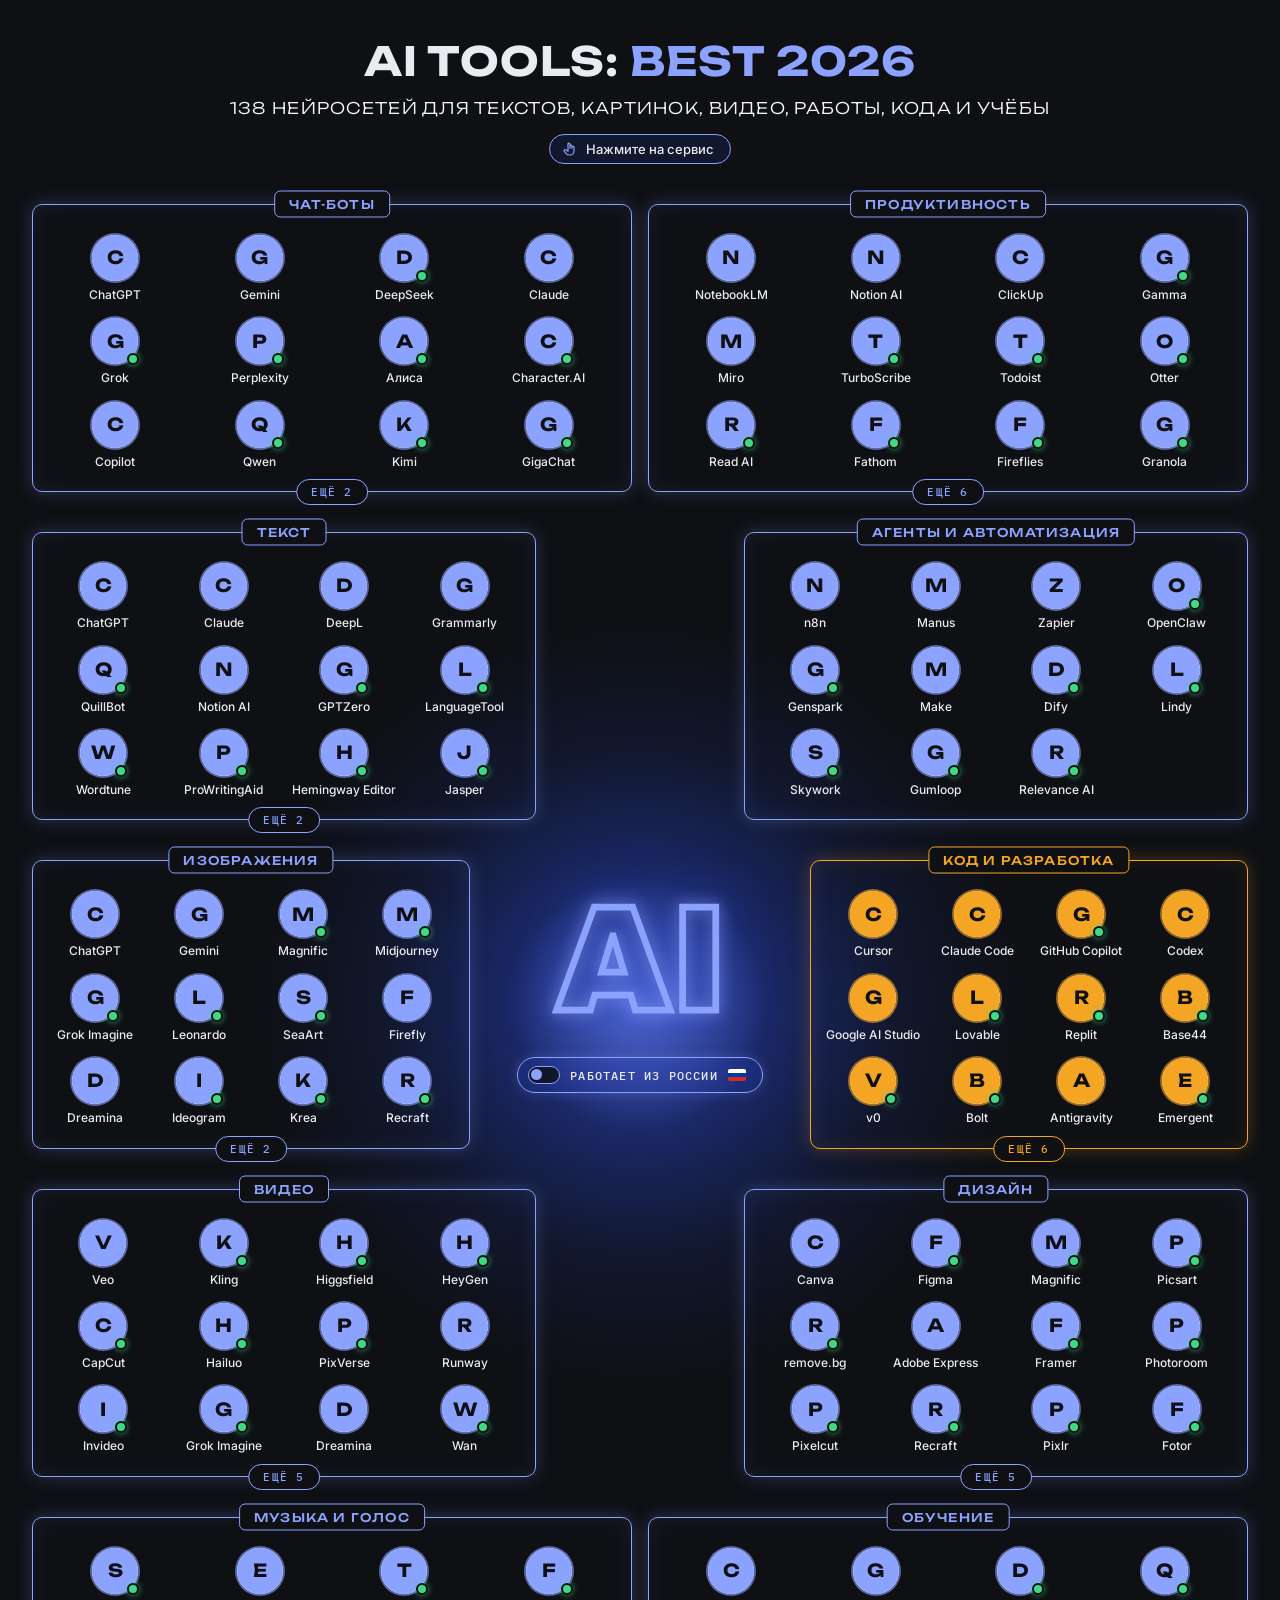
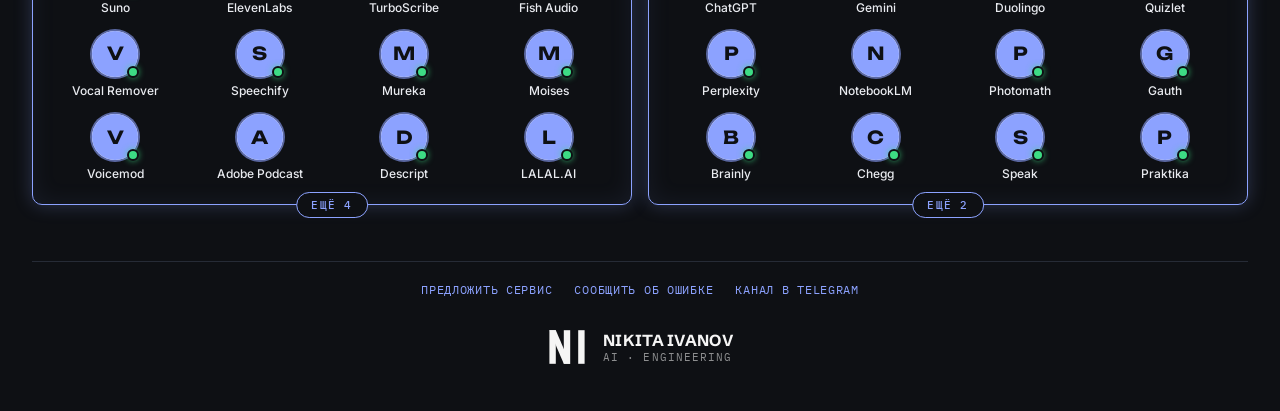
<file: index.html>
<!doctype html>
<!-- Сгенерировано scripts/build.mjs из tools.js — правки вносить туда, затем: node scripts/build.mjs -->
<html lang="ru">
<head>
  <meta charset="utf-8">
  <meta name="viewport" content="width=device-width, initial-scale=1, viewport-fit=cover">
  <title>AI Tools: Best 2026 — нейросети для текстов, картинок, видео, кода и учёбы</title>
  <meta name="description" content="138 нейросетей по категориям: что бесплатно, сколько стоит и какие работают из России без VPN.">
  <meta name="robots" content="index, follow, max-image-preview:large">
  <meta name="author" content="Nikita Ivanov">
  <meta name="theme-color" content="#0E1014">
  <link rel="canonical" href="https://tools.nikitaivanov.dev/">

  <meta property="og:type" content="website">
  <meta property="og:site_name" content="AI Tools">
  <meta property="og:title" content="AI Tools: Best 2026 — нейросети для текстов, картинок, видео, кода и учёбы">
  <meta property="og:description" content="138 нейросетей по категориям: что бесплатно, сколько стоит и какие работают из России без VPN.">
  <meta property="og:url" content="https://tools.nikitaivanov.dev/">
  <meta property="og:locale" content="ru_RU">
  <meta property="og:image" content="https://tools.nikitaivanov.dev/assets/og-ru.png">
  <meta property="og:image:secure_url" content="https://tools.nikitaivanov.dev/assets/og-ru.png">
  <meta property="og:image:type" content="image/png">
  <meta property="og:image:width" content="1200">
  <meta property="og:image:height" content="630">
  <meta property="og:image:alt" content="AI TOOLS: BEST 2026 — нейросети по категориям">
  <meta name="twitter:card" content="summary_large_image">
  <meta name="twitter:title" content="AI Tools: Best 2026 — нейросети для текстов, картинок, видео, кода и учёбы">
  <meta name="twitter:description" content="138 нейросетей по категориям: что бесплатно, сколько стоит и какие работают из России без VPN.">
  <meta name="twitter:image" content="https://tools.nikitaivanov.dev/assets/og-ru.png">
  <meta name="twitter:image:alt" content="AI TOOLS: BEST 2026 — нейросети по категориям">

  <link rel="icon" href="favicon.ico" sizes="48x48">
  <link rel="icon" type="image/svg+xml" href="assets/favicon-32.svg">
  <link rel="icon" type="image/png" sizes="120x120" href="assets/icon-120.png">
  <link rel="apple-touch-icon" href="assets/apple-touch-icon.png">
  <link rel="preconnect" href="https://fonts.googleapis.com">
  <link rel="preconnect" href="https://fonts.gstatic.com" crossorigin>
  <link rel="preconnect" href="https://www.google.com">
  <link rel="stylesheet" href="https://fonts.googleapis.com/css2?family=Archivo+Black&family=Unbounded:wght@300;500;700&family=Inter:wght@400;500;600&family=IBM+Plex+Mono:wght@400;500&family=Schibsted+Grotesk:wght@700&display=swap">
  <link rel="stylesheet" href="styles.css">
  <script type="application/ld+json">{"@context":"https://schema.org","@graph":[{"@type":"WebSite","@id":"https://tools.nikitaivanov.dev/#website","url":"https://tools.nikitaivanov.dev/","name":"AI Tools: Best 2026","inLanguage":"ru","author":{"@type":"Person","name":"Nikita Ivanov","jobTitle":"AI Engineering"}},{"@type":"CollectionPage","@id":"https://tools.nikitaivanov.dev/#page","url":"https://tools.nikitaivanov.dev/","name":"AI Tools: Best 2026 — нейросети для текстов, картинок, видео, кода и учёбы","description":"138 нейросетей по категориям: что бесплатно, сколько стоит и какие работают из России без VPN.","inLanguage":"ru","isPartOf":{"@id":"https://tools.nikitaivanov.dev/#website"},"author":{"@type":"Person","name":"Nikita Ivanov","jobTitle":"AI Engineering"},"dateModified":"2026-10-29","image":"https://tools.nikitaivanov.dev/assets/og-ru.png","mainEntity":{"@type":"ItemList","numberOfItems":138,"itemListElement":[{"@type":"ListItem","position":1,"name":"ChatGPT","url":"https://chatgpt.com","description":"Чат-боты: Универсальный ассистент OpenAI"},{"@type":"ListItem","position":2,"name":"Gemini","url":"https://gemini.google.com","description":"Чат-боты: Ассистент Google"},{"@type":"ListItem","position":3,"name":"DeepSeek","url":"https://chat.deepseek.com","description":"Чат-боты: Бесплатная модель с рассуждениями"},{"@type":"ListItem","position":4,"name":"Claude","url":"https://claude.ai","description":"Чат-боты: Ассистент Anthropic для текста и кода"},{"@type":"ListItem","position":5,"name":"Grok","url":"https://grok.com","description":"Чат-боты: Ассистент xAI"},{"@type":"ListItem","position":6,"name":"Perplexity","url":"https://www.perplexity.ai","description":"Чат-боты: Поиск с ответами и источниками"},{"@type":"ListItem","position":7,"name":"Алиса","url":"https://alice.yandex.ru","description":"Чат-боты: Ассистент Яндекса"},{"@type":"ListItem","position":8,"name":"Character.AI","url":"https://character.ai","description":"Чат-боты: Чаты с ИИ-персонажами"},{"@type":"ListItem","position":9,"name":"Copilot","url":"https://copilot.microsoft.com","description":"Чат-боты: Ассистент Microsoft"},{"@type":"ListItem","position":10,"name":"Qwen","url":"https://chat.qwen.ai","description":"Чат-боты: Бесплатный ассистент Alibaba"},{"@type":"ListItem","position":11,"name":"Kimi","url":"https://www.kimi.com","description":"Чат-боты: Ассистент Moonshot с агентами"},{"@type":"ListItem","position":12,"name":"GigaChat","url":"https://giga.chat","description":"Чат-боты: Ассистент Сбера"},{"@type":"ListItem","position":13,"name":"Poe","url":"https://poe.com","description":"Чат-боты: Много моделей в одном чате"},{"@type":"ListItem","position":14,"name":"Le Chat","url":"https://chat.mistral.ai","description":"Чат-боты: Европейский ассистент Mistral"},{"@type":"ListItem","position":15,"name":"DeepL","url":"https://www.deepl.com","description":"Текст: Точный перевод и редактор"},{"@type":"ListItem","position":16,"name":"Grammarly","url":"https://www.grammarly.com","description":"Текст: Проверка английского текста"},{"@type":"ListItem","position":17,"name":"QuillBot","url":"https://quillbot.com","description":"Текст: Перефразирование и пересказ"},{"@type":"ListItem","position":18,"name":"Notion AI","url":"https://www.notion.com","description":"Текст: ИИ внутри заметок и баз знаний"},{"@type":"ListItem","position":19,"name":"GPTZero","url":"https://gptzero.me","description":"Текст: Проверка текста на ИИ"},{"@type":"ListItem","position":20,"name":"LanguageTool","url":"https://languagetool.org","description":"Текст: Проверка грамматики, включая русский"},{"@type":"ListItem","position":21,"name":"Wordtune","url":"https://www.wordtune.com","description":"Текст: Переписывание фраз и тона"},{"@type":"ListItem","position":22,"name":"ProWritingAid","url":"https://prowritingaid.com","description":"Текст: Редактура стиля для авторов"},{"@type":"ListItem","position":23,"name":"Hemingway Editor","url":"https://hemingwayapp.com","description":"Текст: Делает текст проще и яснее"},{"@type":"ListItem","position":24,"name":"Jasper","url":"https://www.jasper.ai","description":"Текст: Маркетинговые тексты в голосе бренда"},{"@type":"ListItem","position":25,"name":"NovelAI","url":"https://novelai.net","description":"Текст: Соавтор историй и ролевых сюжетов"},{"@type":"ListItem","position":26,"name":"Sudowrite","url":"https://www.sudowrite.com","description":"Текст: Помощник для художественной прозы"},{"@type":"ListItem","position":27,"name":"Magnific","url":"https://www.magnific.com","description":"Изображения: ИИ-студия бывшего Freepik"},{"@type":"ListItem","position":28,"name":"Midjourney","url":"https://www.midjourney.com","description":"Изображения: Художественная генерация изображений"},{"@type":"ListItem","position":29,"name":"Grok Imagine","url":"https://grok.com","description":"Изображения: Картинки и анимация от xAI"},{"@type":"ListItem","position":30,"name":"Leonardo","url":"https://leonardo.ai","description":"Изображения: Арт и игровые ассеты"},{"@type":"ListItem","position":31,"name":"SeaArt","url":"https://www.seaart.ai","description":"Изображения: Аниме-арт и модели сообщества"},{"@type":"ListItem","position":32,"name":"Firefly","url":"https://firefly.adobe.com","description":"Изображения: Генерация от Adobe"},{"@type":"ListItem","position":33,"name":"Dreamina","url":"https://dreamina.capcut.com","description":"Изображения: Seedream от ByteDance"},{"@type":"ListItem","position":34,"name":"Ideogram","url":"https://ideogram.ai","description":"Изображения: Картинки с аккуратным текстом"},{"@type":"ListItem","position":35,"name":"Krea","url":"https://www.krea.ai","description":"Изображения: Генерация в реальном времени"},{"@type":"ListItem","position":36,"name":"Recraft","url":"https://www.recraft.ai","description":"Изображения: Векторы, иконки, иллюстрации"},{"@type":"ListItem","position":37,"name":"Шедеврум","url":"https://shedevrum.ai","description":"Изображения: Картинки и видео от Яндекса"},{"@type":"ListItem","position":38,"name":"Flux","url":"https://bfl.ai","description":"Изображения: Модели Black Forest Labs"},{"@type":"ListItem","position":39,"name":"Veo","url":"https://labs.google/flow","description":"Видео: Видео со звуком от Google"},{"@type":"ListItem","position":40,"name":"Kling","url":"https://klingai.com","description":"Видео: Реалистичное видео"},{"@type":"ListItem","position":41,"name":"Higgsfield","url":"https://higgsfield.ai","description":"Видео: Кинематографичное видео с эффектами камеры"},{"@type":"ListItem","position":42,"name":"HeyGen","url":"https://www.heygen.com","description":"Видео: Видео с цифровыми аватарами"},{"@type":"ListItem","position":43,"name":"CapCut","url":"https://www.capcut.com","description":"Видео: Монтаж для соцсетей с ИИ"},{"@type":"ListItem","position":44,"name":"Hailuo","url":"https://hailuoai.video","description":"Видео: Видео по тексту и фото от MiniMax"},{"@type":"ListItem","position":45,"name":"PixVerse","url":"https://pixverse.ai","description":"Видео: Вирусные ролики и эффекты"},{"@type":"ListItem","position":46,"name":"Runway","url":"https://runwayml.com","description":"Видео: Генерация и монтаж видео"},{"@type":"ListItem","position":47,"name":"Invideo","url":"https://invideo.io","description":"Видео: Готовые ролики по сценарию"},{"@type":"ListItem","position":48,"name":"Wan","url":"https://wan.video","description":"Видео: Видео со звуком от Alibaba"},{"@type":"ListItem","position":49,"name":"Vidu","url":"https://www.vidu.com","description":"Видео: Видео по фото и референсам"},{"@type":"ListItem","position":50,"name":"Synthesia","url":"https://www.synthesia.io","description":"Видео: Обучающие видео с ИИ-аватарами"},{"@type":"ListItem","position":51,"name":"Luma","url":"https://lumalabs.ai","description":"Видео: Кинематографичное видео моделями Ray"},{"@type":"ListItem","position":52,"name":"Pika","url":"https://pika.art","description":"Видео: Короткие ролики и эффекты"},{"@type":"ListItem","position":53,"name":"Suno","url":"https://suno.com","description":"Музыка и голос: Песни по описанию"},{"@type":"ListItem","position":54,"name":"ElevenLabs","url":"https://elevenlabs.io","description":"Музыка и голос: Синтез и клонирование голоса"},{"@type":"ListItem","position":55,"name":"TurboScribe","url":"https://turboscribe.ai","description":"Музыка и голос: Расшифровка аудио в текст"},{"@type":"ListItem","position":56,"name":"Fish Audio","url":"https://fish.audio","description":"Музыка и голос: Озвучка и клонирование голоса"},{"@type":"ListItem","position":57,"name":"Vocal Remover","url":"https://vocalremover.org","description":"Музыка и голос: Отделение голоса от музыки"},{"@type":"ListItem","position":58,"name":"Speechify","url":"https://speechify.com","description":"Музыка и голос: Чтение текста вслух"},{"@type":"ListItem","position":59,"name":"Mureka","url":"https://www.mureka.ai","description":"Музыка и голос: Песни с вокалом по тексту"},{"@type":"ListItem","position":60,"name":"Moises","url":"https://moises.ai","description":"Музыка и голос: Разделение трека на дорожки"},{"@type":"ListItem","position":61,"name":"Voicemod","url":"https://www.voicemod.net","description":"Музыка и голос: Смена голоса в реальном времени"},{"@type":"ListItem","position":62,"name":"Adobe Podcast","url":"https://podcast.adobe.com","description":"Музыка и голос: Студийный звук из любой записи"},{"@type":"ListItem","position":63,"name":"Descript","url":"https://www.descript.com","description":"Музыка и голос: Монтаж подкастов через текст"},{"@type":"ListItem","position":64,"name":"LALAL.AI","url":"https://www.lalal.ai","description":"Музыка и голос: Вокал и инструменты по дорожкам"},{"@type":"ListItem","position":65,"name":"Udio","url":"https://www.udio.com","description":"Музыка и голос: Генерация музыки"},{"@type":"ListItem","position":66,"name":"Murf","url":"https://murf.ai","description":"Музыка и голос: Озвучка текста студийными голосами"},{"@type":"ListItem","position":67,"name":"Krisp","url":"https://krisp.ai","description":"Музыка и голос: Шумоподавление на созвонах"},{"@type":"ListItem","position":68,"name":"Mubert","url":"https://mubert.com","description":"Музыка и голос: Фоновая музыка без авторских прав"},{"@type":"ListItem","position":69,"name":"NotebookLM","url":"https://notebooklm.google.com","description":"Продуктивность: Конспекты и подкасты по документам"},{"@type":"ListItem","position":70,"name":"ClickUp","url":"https://clickup.com","description":"Продуктивность: Задачи и проекты с ИИ"},{"@type":"ListItem","position":71,"name":"Gamma","url":"https://gamma.app","description":"Продуктивность: Презентации за минуту"},{"@type":"ListItem","position":72,"name":"Miro","url":"https://miro.com","description":"Продуктивность: Онлайн-доска с ИИ"},{"@type":"ListItem","position":73,"name":"Todoist","url":"https://www.todoist.com","description":"Продуктивность: Список задач с ИИ-помощником"},{"@type":"ListItem","position":74,"name":"Otter","url":"https://otter.ai","description":"Продуктивность: Расшифровка встреч"},{"@type":"ListItem","position":75,"name":"Read AI","url":"https://www.read.ai","description":"Продуктивность: Итоги встреч, писем и чатов"},{"@type":"ListItem","position":76,"name":"Fathom","url":"https://www.fathom.ai","description":"Продуктивность: Бесплатный ИИ-протоколист встреч"},{"@type":"ListItem","position":77,"name":"Fireflies","url":"https://fireflies.ai","description":"Продуктивность: Протоколы созвонов"},{"@type":"ListItem","position":78,"name":"Granola","url":"https://www.granola.ai","description":"Продуктивность: Умные заметки со встреч"},{"@type":"ListItem","position":79,"name":"Wispr Flow","url":"https://wisprflow.ai","description":"Продуктивность: Голосовой ввод в любом приложении"},{"@type":"ListItem","position":80,"name":"Tactiq","url":"https://tactiq.io","description":"Продуктивность: Расшифровка Meet, Zoom, Teams"},{"@type":"ListItem","position":81,"name":"Notta","url":"https://www.notta.ai","description":"Продуктивность: Транскрибация и саммари встреч"},{"@type":"ListItem","position":82,"name":"Napkin","url":"https://www.napkin.ai","description":"Продуктивность: Схемы и инфографика из текста"},{"@type":"ListItem","position":83,"name":"tl;dv","url":"https://tldv.io","description":"Продуктивность: Запись и заметки созвонов"},{"@type":"ListItem","position":84,"name":"Motion","url":"https://www.usemotion.com","description":"Продуктивность: Планировщик задач и календаря"},{"@type":"ListItem","position":85,"name":"n8n","url":"https://n8n.io","description":"Агенты и автоматизация: Автоматизации и ИИ-агенты"},{"@type":"ListItem","position":86,"name":"Manus","url":"https://manus.im","description":"Агенты и автоматизация: Автономный агент для задач"},{"@type":"ListItem","position":87,"name":"Zapier","url":"https://zapier.com","description":"Агенты и автоматизация: Связка тысяч сервисов"},{"@type":"ListItem","position":88,"name":"OpenClaw","url":"https://openclaw.ai","description":"Агенты и автоматизация: Личный агент в мессенджерах"},{"@type":"ListItem","position":89,"name":"Genspark","url":"https://www.genspark.ai","description":"Агенты и автоматизация: Агент для поиска и документов"},{"@type":"ListItem","position":90,"name":"Make","url":"https://www.make.com","description":"Агенты и автоматизация: Визуальные сценарии интеграций"},{"@type":"ListItem","position":91,"name":"Dify","url":"https://dify.ai","description":"Агенты и автоматизация: Конструктор ИИ-приложений и агентов"},{"@type":"ListItem","position":92,"name":"Lindy","url":"https://www.lindy.ai","description":"Агенты и автоматизация: ИИ-сотрудники для рутины"},{"@type":"ListItem","position":93,"name":"Skywork","url":"https://skywork.ai","description":"Агенты и автоматизация: Агент для отчётов и презентаций"},{"@type":"ListItem","position":94,"name":"Gumloop","url":"https://www.gumloop.com","description":"Агенты и автоматизация: Конструктор ИИ-процессов"},{"@type":"ListItem","position":95,"name":"Relevance AI","url":"https://relevanceai.com","description":"Агенты и автоматизация: Команда агентов без кода"},{"@type":"ListItem","position":96,"name":"Cursor","url":"https://cursor.com","description":"Код и разработка: Редактор кода с ИИ"},{"@type":"ListItem","position":97,"name":"Claude Code","url":"https://www.claude.com/product/claude-code","description":"Код и разработка: Агент для кода в терминале"},{"@type":"ListItem","position":98,"name":"GitHub Copilot","url":"https://github.com/features/copilot","description":"Код и разработка: Автодополнение и агент в IDE"},{"@type":"ListItem","position":99,"name":"Codex","url":"https://openai.com/codex","description":"Код и разработка: Агент для кода от OpenAI"},{"@type":"ListItem","position":100,"name":"Google AI Studio","url":"https://aistudio.google.com","description":"Код и разработка: Приложения на Gemini по промпту"},{"@type":"ListItem","position":101,"name":"Lovable","url":"https://lovable.dev","description":"Код и разработка: Приложения по описанию"},{"@type":"ListItem","position":102,"name":"Replit","url":"https://replit.com","description":"Код и разработка: Код и деплой в облаке"},{"@type":"ListItem","position":103,"name":"Base44","url":"https://base44.com","description":"Код и разработка: Приложения без кода от Wix"},{"@type":"ListItem","position":104,"name":"v0","url":"https://v0.app","description":"Код и разработка: Интерфейсы и сайты по промпту"},{"@type":"ListItem","position":105,"name":"Bolt","url":"https://bolt.new","description":"Код и разработка: Веб-приложения в браузере"},{"@type":"ListItem","position":106,"name":"Antigravity","url":"https://antigravity.google","description":"Код и разработка: Агентная IDE от Google"},{"@type":"ListItem","position":107,"name":"Emergent","url":"https://emergent.sh","description":"Код и разработка: Полноценные приложения по описанию"},{"@type":"ListItem","position":108,"name":"Windsurf","url":"https://windsurf.com","description":"Код и разработка: ИИ-среда разработки"},{"@type":"ListItem","position":109,"name":"JetBrains AI","url":"https://www.jetbrains.com/ai/","description":"Код и разработка: ИИ и агент Junie в IDE JetBrains"},{"@type":"ListItem","position":110,"name":"OpenCode","url":"https://opencode.ai","description":"Код и разработка: Открытый агент в терминале"},{"@type":"ListItem","position":111,"name":"Kiro","url":"https://kiro.dev","description":"Код и разработка: IDE от AWS по спецификациям"},{"@type":"ListItem","position":112,"name":"Trae","url":"https://www.trae.ai","description":"Код и разработка: ИИ-IDE от ByteDance"},{"@type":"ListItem","position":113,"name":"Cline","url":"https://cline.bot","description":"Код и разработка: Открытый агент для VS Code"},{"@type":"ListItem","position":114,"name":"Canva","url":"https://www.canva.com","description":"Дизайн: Дизайн для всех с ИИ"},{"@type":"ListItem","position":115,"name":"Figma","url":"https://www.figma.com","description":"Дизайн: Интерфейсы с ИИ-функциями"},{"@type":"ListItem","position":116,"name":"Picsart","url":"https://picsart.com","description":"Дизайн: Фоторедактор и ИИ-дизайн"},{"@type":"ListItem","position":117,"name":"remove.bg","url":"https://www.remove.bg","description":"Дизайн: Удаление фона в один клик"},{"@type":"ListItem","position":118,"name":"Adobe Express","url":"https://www.adobe.com/express","description":"Дизайн: Быстрая графика от Adobe"},{"@type":"ListItem","position":119,"name":"Framer","url":"https://www.framer.com","description":"Дизайн: Сайты без кода"},{"@type":"ListItem","position":120,"name":"Photoroom","url":"https://www.photoroom.com","description":"Дизайн: Удаление фона и фото товаров"},{"@type":"ListItem","position":121,"name":"Pixelcut","url":"https://www.pixelcut.ai","description":"Дизайн: Фото товаров для магазинов"},{"@type":"ListItem","position":122,"name":"Pixlr","url":"https://pixlr.com","description":"Дизайн: Онлайн-фоторедактор с ИИ"},{"@type":"ListItem","position":123,"name":"Fotor","url":"https://www.fotor.com","description":"Дизайн: Фоторедактор и графика с ИИ"},{"@type":"ListItem","position":124,"name":"Lovart","url":"https://www.lovart.ai","description":"Дизайн: ИИ-агент для дизайна"},{"@type":"ListItem","position":125,"name":"Stitch","url":"https://stitch.withgoogle.com","description":"Дизайн: Макеты интерфейсов от Google"},{"@type":"ListItem","position":126,"name":"Relume","url":"https://www.relume.io","description":"Дизайн: Структура и вайрфреймы сайта"},{"@type":"ListItem","position":127,"name":"Looka","url":"https://looka.com","description":"Дизайн: Логотип и брендинг"},{"@type":"ListItem","position":128,"name":"Uizard","url":"https://uizard.io","description":"Дизайн: Прототипы из эскизов"},{"@type":"ListItem","position":129,"name":"Duolingo","url":"https://www.duolingo.com","description":"Обучение: Языки с ИИ-диалогами"},{"@type":"ListItem","position":130,"name":"Quizlet","url":"https://quizlet.com","description":"Обучение: Карточки и тесты с ИИ"},{"@type":"ListItem","position":131,"name":"Photomath","url":"https://photomath.com","description":"Обучение: Решение задач по фото"},{"@type":"ListItem","position":132,"name":"Gauth","url":"https://www.gauthmath.com","description":"Обучение: Решение домашки по фото"},{"@type":"ListItem","position":133,"name":"Brainly","url":"https://brainly.com","description":"Обучение: Помощь с домашними заданиями"},{"@type":"ListItem","position":134,"name":"Chegg","url":"https://www.chegg.com","description":"Обучение: Решения задач и учебников"},{"@type":"ListItem","position":135,"name":"Speak","url":"https://www.speak.com","description":"Обучение: Разговорная практика языка"},{"@type":"ListItem","position":136,"name":"Praktika","url":"https://praktika.ai","description":"Обучение: Английский с ИИ-аватаром"},{"@type":"ListItem","position":137,"name":"ELSA Speak","url":"https://elsaspeak.com","description":"Обучение: Тренер английского произношения"},{"@type":"ListItem","position":138,"name":"Khanmigo","url":"https://www.khanmigo.ai","description":"Обучение: ИИ-репетитор Khan Academy"}]}}]}</script>
</head>
<body>
  <div class="page">
    <header class="header">
      <h1>AI TOOLS: <span class="acc">BEST 2026</span></h1>
      <p class="tagline">138 нейросетей для текстов, картинок, видео, работы, кода и учёбы</p>
      <p class="howto"><span class="k"><svg class="hand" viewBox="0 0 24 24" aria-hidden="true"><path d="M9 11V4.5a1.5 1.5 0 0 1 3 0V11m0-3.5a1.5 1.5 0 0 1 3 0V11m0-1.5a1.5 1.5 0 0 1 3 0V15a6 6 0 0 1-6 6h-1.2a6 6 0 0 1-4.6-2.2l-3-3.6a1.5 1.5 0 0 1 2.2-2L9 15.5V11"/></svg>Нажмите на сервис</span></p>
    </header>

    <main class="layout" id="layout">
      <section class="sec l" data-row="1" style="grid-row:1" aria-labelledby="sec-chat">
        <h2 class="tab" id="sec-chat">Чат-боты</h2>
        <div class="band"><ul class="icons" data-n="14">
        <li><a class="tool" href="https://chatgpt.com" data-id="chatgpt" data-host="chatgpt.com" data-desc="Универсальный ассистент OpenAI" data-free="базовая модель, лимиты на файлы и картинки" data-plan="Go" data-paid="от $8/мес · больше картинок, файлов и памяти" data-vpn="vpn" data-match="free">
          <span class="ico"><img src="https://www.google.com/s2/favicons?domain=chatgpt.com&amp;sz=128" alt="" width="28" height="28" loading="lazy" referrerpolicy="no-referrer" data-logo="ok"></span>
          <span class="name">ChatGPT</span><span class="sr-only"> — Универсальный ассистент OpenAI. Бесплатно: базовая модель, лимиты на файлы и картинки. Go: от $8/мес · больше картинок, файлов и памяти. Из России: Нужен VPN</span>
        </a></li>
        <li><a class="tool" href="https://gemini.google.com" data-id="gemini" data-host="gemini.google.com" data-desc="Ассистент Google" data-free="базовый лимит, обновляется каждые 5 часов" data-plan="Google AI Plus" data-paid="от $4.99/мес · в 2 раза больше лимитов, генерация видео" data-vpn="vpn" data-match="free">
          <span class="ico"><img src="https://www.google.com/s2/favicons?domain=gemini.google.com&amp;sz=128" alt="" width="28" height="28" loading="lazy" referrerpolicy="no-referrer" data-logo="ok"></span>
          <span class="name">Gemini</span><span class="sr-only"> — Ассистент Google. Бесплатно: базовый лимит, обновляется каждые 5 часов. Google AI Plus: от $4.99/мес · в 2 раза больше лимитов, генерация видео. Из России: Нужен VPN</span>
        </a></li>
        <li><a class="tool" href="https://chat.deepseek.com" data-id="deepseek" data-host="chat.deepseek.com" data-desc="Бесплатная модель с рассуждениями" data-free="без ограничений, в часы пик возможны задержки" data-plan="Платно" data-paid="подписки нет" data-vpn="ok" data-match="free">
          <span class="ico"><img src="https://www.google.com/s2/favicons?domain=chat.deepseek.com&amp;sz=128" alt="" width="28" height="28" loading="lazy" referrerpolicy="no-referrer" data-logo="ok"><i class="dot" aria-hidden="true"></i></span>
          <span class="name">DeepSeek</span><span class="sr-only"> — Бесплатная модель с рассуждениями. Бесплатно: без ограничений, в часы пик возможны задержки. Платно: подписки нет. Из России: Работает</span>
        </a></li>
        <li><a class="tool" href="https://claude.ai" data-id="claude" data-host="claude.ai" data-desc="Ассистент Anthropic для текста и кода" data-free="лимит сообщений, обновляется каждые 5 часов" data-plan="Pro" data-paid="от $20/мес · в 5+ раз больше сообщений" data-vpn="vpn" data-match="free">
          <span class="ico"><img src="https://www.google.com/s2/favicons?domain=claude.ai&amp;sz=128" alt="" width="28" height="28" loading="lazy" referrerpolicy="no-referrer" data-logo="ok"></span>
          <span class="name">Claude</span><span class="sr-only"> — Ассистент Anthropic для текста и кода. Бесплатно: лимит сообщений, обновляется каждые 5 часов. Pro: от $20/мес · в 5+ раз больше сообщений. Из России: Нужен VPN</span>
        </a></li>
        <li><a class="tool" href="https://grok.com" data-id="grok" data-host="grok.com" data-desc="Ассистент xAI" data-free="ограниченное число запросов" data-plan="SuperGrok" data-paid="от $30/мес · все модели, картинки, голос" data-vpn="ok" data-match="free">
          <span class="ico"><img src="https://www.google.com/s2/favicons?domain=grok.com&amp;sz=128" alt="" width="28" height="28" loading="lazy" referrerpolicy="no-referrer" data-logo="ok"><i class="dot" aria-hidden="true"></i></span>
          <span class="name">Grok</span><span class="sr-only"> — Ассистент xAI. Бесплатно: ограниченное число запросов. SuperGrok: от $30/мес · все модели, картинки, голос. Из России: Работает</span>
        </a></li>
        <li><a class="tool" href="https://www.perplexity.ai" data-id="perplexity" data-host="www.perplexity.ai" data-desc="Поиск с ответами и источниками" data-free="~3 Pro-поиска в день, обычный поиск без ограничений" data-plan="Pro" data-paid="от $20/мес · сотни Pro-поисков, Deep Research" data-vpn="ok" data-match="free">
          <span class="ico"><img src="https://www.google.com/s2/favicons?domain=www.perplexity.ai&amp;sz=128" alt="" width="28" height="28" loading="lazy" referrerpolicy="no-referrer" data-logo="ok"><i class="dot" aria-hidden="true"></i></span>
          <span class="name">Perplexity</span><span class="sr-only"> — Поиск с ответами и источниками. Бесплатно: ~3 Pro-поиска в день, обычный поиск без ограничений. Pro: от $20/мес · сотни Pro-поисков, Deep Research. Из России: Работает</span>
        </a></li>
        <li><a class="tool" href="https://alice.yandex.ru" data-id="alisa" data-host="alice.yandex.ru" data-desc="Ассистент Яндекса" data-free="чат, картинки и файлы с мягкими лимитами" data-plan="Алиса Плюс" data-paid="от 199 ₽/мес · опция к Яндекс Плюсу: картинки без водяных знаков, больше «Исследований»" data-vpn="ok" data-match="free">
          <span class="ico"><img src="https://www.google.com/s2/favicons?domain=alice.yandex.ru&amp;sz=128" alt="" width="28" height="28" loading="lazy" referrerpolicy="no-referrer" data-logo="ok"><i class="dot" aria-hidden="true"></i></span>
          <span class="name">Алиса</span><span class="sr-only"> — Ассистент Яндекса. Бесплатно: чат, картинки и файлы с мягкими лимитами. Алиса Плюс: от 199 ₽/мес · опция к Яндекс Плюсу: картинки без водяных знаков, больше «Исследований». Из России: Работает</span>
        </a></li>
        <li><a class="tool" href="https://character.ai" data-id="character-ai" data-host="character.ai" data-desc="Чаты с ИИ-персонажами" data-free="все персонажи, реклама и замедление в часы пик" data-plan="c.ai+" data-paid="от $9.99/мес · без рекламы и очереди, безлимитные звонки" data-vpn="ok" data-match="free">
          <span class="ico"><img src="https://www.google.com/s2/favicons?domain=character.ai&amp;sz=128" alt="" width="28" height="28" loading="lazy" referrerpolicy="no-referrer" data-logo="ok"><i class="dot" aria-hidden="true"></i></span>
          <span class="name">Character.AI</span><span class="sr-only"> — Чаты с ИИ-персонажами. Бесплатно: все персонажи, реклама и замедление в часы пик. c.ai+: от $9.99/мес · без рекламы и очереди, безлимитные звонки. Из России: Работает</span>
        </a></li>
        <li><a class="tool" href="https://copilot.microsoft.com" data-id="copilot" data-host="copilot.microsoft.com" data-desc="Ассистент Microsoft" data-free="чат, картинки и голос с лимитами" data-plan="Microsoft 365 Personal" data-paid="от $9.99/мес · Copilot в Word, Excel и Outlook с лимитом кредитов" data-vpn="vpn" data-match="free">
          <span class="ico"><img src="https://www.google.com/s2/favicons?domain=copilot.microsoft.com&amp;sz=128" alt="" width="28" height="28" loading="lazy" referrerpolicy="no-referrer" data-logo="ok"></span>
          <span class="name">Copilot</span><span class="sr-only"> — Ассистент Microsoft. Бесплатно: чат, картинки и голос с лимитами. Microsoft 365 Personal: от $9.99/мес · Copilot в Word, Excel и Outlook с лимитом кредитов. Из России: Нужен VPN</span>
        </a></li>
        <li><a class="tool" href="https://chat.qwen.ai" data-id="qwen" data-host="chat.qwen.ai" data-desc="Бесплатный ассистент Alibaba" data-free="чат, картинки и видео без подписки" data-plan="Платно" data-paid="подписки нет, платно только API" data-vpn="ok" data-match="free">
          <span class="ico"><img src="https://www.google.com/s2/favicons?domain=chat.qwen.ai&amp;sz=128" alt="" width="28" height="28" loading="lazy" referrerpolicy="no-referrer" data-logo="ok"><i class="dot" aria-hidden="true"></i></span>
          <span class="name">Qwen</span><span class="sr-only"> — Бесплатный ассистент Alibaba. Бесплатно: чат, картинки и видео без подписки. Платно: подписки нет, платно только API. Из России: Работает</span>
        </a></li>
        <li><a class="tool" href="https://www.kimi.com" data-id="kimi" data-host="www.kimi.com" data-desc="Ассистент Moonshot с агентами" data-free="чат без жёсткого лимита, 1 задача агента" data-plan="Moderato" data-paid="от $19/мес · Deep Research, слайды, сайты, кредиты агента" data-vpn="ok" data-match="free">
          <span class="ico"><img src="https://www.google.com/s2/favicons?domain=www.kimi.com&amp;sz=128" alt="" width="28" height="28" loading="lazy" referrerpolicy="no-referrer" data-logo="ok"><i class="dot" aria-hidden="true"></i></span>
          <span class="name">Kimi</span><span class="sr-only"> — Ассистент Moonshot с агентами. Бесплатно: чат без жёсткого лимита, 1 задача агента. Moderato: от $19/мес · Deep Research, слайды, сайты, кредиты агента. Из России: Работает</span>
        </a></li>
        <li><a class="tool" href="https://giga.chat" data-id="gigachat" data-host="giga.chat" data-desc="Ассистент Сбера" data-free="чат без подписки" data-plan="Платно" data-paid="подписки нет, платно только API" data-vpn="ok" data-match="free">
          <span class="ico"><img src="https://www.google.com/s2/favicons?domain=giga.chat&amp;sz=128" alt="" width="28" height="28" loading="lazy" referrerpolicy="no-referrer" data-logo="ok"><i class="dot" aria-hidden="true"></i></span>
          <span class="name">GigaChat</span><span class="sr-only"> — Ассистент Сбера. Бесплатно: чат без подписки. Платно: подписки нет, платно только API. Из России: Работает</span>
        </a></li>
        <li><a class="tool" href="https://poe.com" data-id="poe" data-host="poe.com" data-desc="Много моделей в одном чате" data-free="небольшой дневной запас поинтов" data-plan="Starter" data-paid="от $4.99/мес · 10 000 поинтов в день на все модели" data-vpn="ok" data-match="free">
          <span class="ico"><img src="https://www.google.com/s2/favicons?domain=poe.com&amp;sz=128" alt="" width="28" height="28" loading="lazy" referrerpolicy="no-referrer" data-logo="ok"><i class="dot" aria-hidden="true"></i></span>
          <span class="name">Poe</span><span class="sr-only"> — Много моделей в одном чате. Бесплатно: небольшой дневной запас поинтов. Starter: от $4.99/мес · 10 000 поинтов в день на все модели. Из России: Работает</span>
        </a></li>
        <li><a class="tool" href="https://chat.mistral.ai" data-id="le-chat" data-host="chat.mistral.ai" data-desc="Европейский ассистент Mistral" data-free="ограниченное число сообщений в день" data-plan="Pro" data-paid="от $14.99/мес · больше сообщений, Deep Research, лучшие модели" data-vpn="ok" data-match="free">
          <span class="ico"><img src="https://www.google.com/s2/favicons?domain=chat.mistral.ai&amp;sz=128" alt="" width="28" height="28" loading="lazy" referrerpolicy="no-referrer" data-logo="ok"><i class="dot" aria-hidden="true"></i></span>
          <span class="name">Le Chat</span><span class="sr-only"> — Европейский ассистент Mistral. Бесплатно: ограниченное число сообщений в день. Pro: от $14.99/мес · больше сообщений, Deep Research, лучшие модели. Из России: Работает</span>
        </a></li>
        </ul></div>
        <button class="more" type="button" hidden aria-expanded="false"><span class="n"></span></button>
      </section>
      <section class="sec l" data-row="2" style="grid-row:2" aria-labelledby="sec-writing">
        <h2 class="tab" id="sec-writing">Текст</h2>
        <div class="band"><ul class="icons" data-n="14">
        <li><a class="tool" href="https://chatgpt.com" data-id="chatgpt" data-host="chatgpt.com" data-desc="Черновики, письма, идеи" data-free="базовая модель, лимиты на файлы и картинки" data-plan="Go" data-paid="от $8/мес · больше картинок, файлов и памяти" data-vpn="vpn" data-match="free">
          <span class="ico"><img src="https://www.google.com/s2/favicons?domain=chatgpt.com&amp;sz=128" alt="" width="28" height="28" loading="lazy" referrerpolicy="no-referrer" data-logo="ok"></span>
          <span class="name">ChatGPT</span><span class="sr-only"> — Черновики, письма, идеи. Бесплатно: базовая модель, лимиты на файлы и картинки. Go: от $8/мес · больше картинок, файлов и памяти. Из России: Нужен VPN</span>
        </a></li>
        <li><a class="tool" href="https://claude.ai" data-id="claude" data-host="claude.ai" data-desc="Длинные тексты и редактура" data-free="лимит сообщений, обновляется каждые 5 часов" data-plan="Pro" data-paid="от $20/мес · в 5+ раз больше сообщений" data-vpn="vpn" data-match="free">
          <span class="ico"><img src="https://www.google.com/s2/favicons?domain=claude.ai&amp;sz=128" alt="" width="28" height="28" loading="lazy" referrerpolicy="no-referrer" data-logo="ok"></span>
          <span class="name">Claude</span><span class="sr-only"> — Длинные тексты и редактура. Бесплатно: лимит сообщений, обновляется каждые 5 часов. Pro: от $20/мес · в 5+ раз больше сообщений. Из России: Нужен VPN</span>
        </a></li>
        <li><a class="tool" href="https://www.deepl.com" data-id="deepl" data-host="www.deepl.com" data-desc="Точный перевод и редактор" data-free="50 000 символов в месяц и 1 файл в месяц" data-plan="Individual" data-paid="от €8.99/мес · 300 000 символов в месяц, 3 файла до 30 МБ" data-vpn="vpn" data-match="free">
          <span class="ico"><img src="https://www.google.com/s2/favicons?domain=www.deepl.com&amp;sz=128" alt="" width="28" height="28" loading="lazy" referrerpolicy="no-referrer" data-logo="ok"></span>
          <span class="name">DeepL</span><span class="sr-only"> — Точный перевод и редактор. Бесплатно: 50 000 символов в месяц и 1 файл в месяц. Individual: от €8.99/мес · 300 000 символов в месяц, 3 файла до 30 МБ. Из России: Нужен VPN</span>
        </a></li>
        <li><a class="tool" href="https://www.grammarly.com" data-id="grammarly" data-host="www.grammarly.com" data-desc="Проверка английского текста" data-free="проверка орфографии и грамматики, 100 ИИ-запросов в месяц" data-plan="Pro" data-paid="от $30/мес · 2 000 ИИ-запросов в месяц, переписывание, тон, плагиат" data-vpn="vpn" data-match="free">
          <span class="ico"><img src="https://www.google.com/s2/favicons?domain=www.grammarly.com&amp;sz=128" alt="" width="28" height="28" loading="lazy" referrerpolicy="no-referrer" data-logo="ok"></span>
          <span class="name">Grammarly</span><span class="sr-only"> — Проверка английского текста. Бесплатно: проверка орфографии и грамматики, 100 ИИ-запросов в месяц. Pro: от $30/мес · 2 000 ИИ-запросов в месяц, переписывание, тон, плагиат. Из России: Нужен VPN</span>
        </a></li>
        <li><a class="tool" href="https://quillbot.com" data-id="quillbot" data-host="quillbot.com" data-desc="Перефразирование и пересказ" data-free="перефраз до 125 слов за раз, 2 режима" data-plan="Premium" data-paid="от $19.95/мес · перефраз без лимита слов, все режимы, проверка на плагиат" data-vpn="ok" data-match="free">
          <span class="ico"><img src="https://www.google.com/s2/favicons?domain=quillbot.com&amp;sz=128" alt="" width="28" height="28" loading="lazy" referrerpolicy="no-referrer" data-logo="ok"><i class="dot" aria-hidden="true"></i></span>
          <span class="name">QuillBot</span><span class="sr-only"> — Перефразирование и пересказ. Бесплатно: перефраз до 125 слов за раз, 2 режима. Premium: от $19.95/мес · перефраз без лимита слов, все режимы, проверка на плагиат. Из России: Работает</span>
        </a></li>
        <li><a class="tool" href="https://www.notion.com" data-id="notion-ai" data-host="www.notion.com" data-desc="ИИ внутри заметок и баз знаний" data-free="ограниченная пробная версия Notion AI" data-plan="Business" data-paid="от $24/мес · полный Notion AI: агент, заметки встреч, поиск" data-vpn="vpn" data-match="">
          <span class="ico"><img src="https://www.google.com/s2/favicons?domain=www.notion.com&amp;sz=128" alt="" width="28" height="28" loading="lazy" referrerpolicy="no-referrer" data-logo="ok"></span>
          <span class="name">Notion AI</span><span class="sr-only"> — ИИ внутри заметок и баз знаний. Бесплатно: ограниченная пробная версия Notion AI. Business: от $24/мес · полный Notion AI: агент, заметки встреч, поиск. Из России: Нужен VPN</span>
        </a></li>
        <li><a class="tool" href="https://gptzero.me" data-id="gptzero" data-host="gptzero.me" data-desc="Проверка текста на ИИ" data-free="10 000 слов в месяц" data-plan="Essential" data-paid="от $14.99/мес · 150 000 слов в месяц" data-vpn="ok" data-match="free">
          <span class="ico"><img src="https://www.google.com/s2/favicons?domain=gptzero.me&amp;sz=128" alt="" width="28" height="28" loading="lazy" referrerpolicy="no-referrer" data-logo="ok"><i class="dot" aria-hidden="true"></i></span>
          <span class="name">GPTZero</span><span class="sr-only"> — Проверка текста на ИИ. Бесплатно: 10 000 слов в месяц. Essential: от $14.99/мес · 150 000 слов в месяц. Из России: Работает</span>
        </a></li>
        <li><a class="tool" href="https://languagetool.org" data-id="languagetool" data-host="languagetool.org" data-desc="Проверка грамматики, включая русский" data-free="базовая проверка, 3 ИИ-перефраза в день" data-plan="Premium" data-paid="от €19.90/мес · стиль, безлимитный перефраз, длинные тексты" data-vpn="ok" data-match="free">
          <span class="ico"><img src="https://www.google.com/s2/favicons?domain=languagetool.org&amp;sz=128" alt="" width="28" height="28" loading="lazy" referrerpolicy="no-referrer" data-logo="ok"><i class="dot" aria-hidden="true"></i></span>
          <span class="name">LanguageTool</span><span class="sr-only"> — Проверка грамматики, включая русский. Бесплатно: базовая проверка, 3 ИИ-перефраза в день. Premium: от €19.90/мес · стиль, безлимитный перефраз, длинные тексты. Из России: Работает</span>
        </a></li>
        <li><a class="tool" href="https://www.wordtune.com" data-id="wordtune" data-host="www.wordtune.com" data-desc="Переписывание фраз и тона" data-free="10 переписываний в день" data-plan="Advanced" data-paid="от $6.99/мес · 30 переписываний в день, 15 пересказов в месяц" data-vpn="ok" data-match="free">
          <span class="ico"><img src="https://www.google.com/s2/favicons?domain=www.wordtune.com&amp;sz=128" alt="" width="28" height="28" loading="lazy" referrerpolicy="no-referrer" data-logo="ok"><i class="dot" aria-hidden="true"></i></span>
          <span class="name">Wordtune</span><span class="sr-only"> — Переписывание фраз и тона. Бесплатно: 10 переписываний в день. Advanced: от $6.99/мес · 30 переписываний в день, 15 пересказов в месяц. Из России: Работает</span>
        </a></li>
        <li><a class="tool" href="https://prowritingaid.com" data-id="prowritingaid" data-host="prowritingaid.com" data-desc="Редактура стиля для авторов" data-free="проверка 500 слов за раз, 10 перефразов в день" data-plan="Premium" data-paid="от $30/мес · без лимита слов, безлимитные отчёты и перефраз" data-vpn="ok" data-match="free">
          <span class="ico"><span class="mono">P</span><i class="dot" aria-hidden="true"></i></span>
          <span class="name">ProWritingAid</span><span class="sr-only"> — Редактура стиля для авторов. Бесплатно: проверка 500 слов за раз, 10 перефразов в день. Premium: от $30/мес · без лимита слов, безлимитные отчёты и перефраз. Из России: Работает</span>
        </a></li>
        <li><a class="tool" href="https://hemingwayapp.com" data-id="hemingway-editor" data-host="hemingwayapp.com" data-desc="Делает текст проще и яснее" data-free="веб-редактор с подсветкой сложных фраз" data-plan="Editor Plus" data-paid="от $10/мес · ИИ-правки до 5 000 слов в месяц" data-vpn="ok" data-match="free">
          <span class="ico"><img src="https://www.google.com/s2/favicons?domain=hemingwayapp.com&amp;sz=128" alt="" width="28" height="28" loading="lazy" referrerpolicy="no-referrer" data-logo="ok"><i class="dot" aria-hidden="true"></i></span>
          <span class="name">Hemingway Editor</span><span class="sr-only"> — Делает текст проще и яснее. Бесплатно: веб-редактор с подсветкой сложных фраз. Editor Plus: от $10/мес · ИИ-правки до 5 000 слов в месяц. Из России: Работает</span>
        </a></li>
        <li><a class="tool" href="https://www.jasper.ai" data-id="jasper" data-host="www.jasper.ai" data-desc="Маркетинговые тексты в голосе бренда" data-free="пробный период 7 дней" data-plan="Pro" data-paid="от $69/мес · 1 место, 2 голоса бренда, 3 аудитории" data-vpn="ok" data-match="">
          <span class="ico"><img src="https://www.google.com/s2/favicons?domain=www.jasper.ai&amp;sz=128" alt="" width="28" height="28" loading="lazy" referrerpolicy="no-referrer" data-logo="ok"><i class="dot" aria-hidden="true"></i></span>
          <span class="name">Jasper</span><span class="sr-only"> — Маркетинговые тексты в голосе бренда. Бесплатно: пробный период 7 дней. Pro: от $69/мес · 1 место, 2 голоса бренда, 3 аудитории. Из России: Работает</span>
        </a></li>
        <li><a class="tool" href="https://novelai.net" data-id="novelai" data-host="novelai.net" data-desc="Соавтор историй и ролевых сюжетов" data-free="пробный доступ" data-plan="Tablet" data-paid="от $10/мес · безлимитная генерация текста" data-vpn="ok" data-match="">
          <span class="ico"><img src="https://www.google.com/s2/favicons?domain=novelai.net&amp;sz=128" alt="" width="28" height="28" loading="lazy" referrerpolicy="no-referrer" data-logo="ok"><i class="dot" aria-hidden="true"></i></span>
          <span class="name">NovelAI</span><span class="sr-only"> — Соавтор историй и ролевых сюжетов. Бесплатно: пробный доступ. Tablet: от $10/мес · безлимитная генерация текста. Из России: Работает</span>
        </a></li>
        <li><a class="tool" href="https://www.sudowrite.com" data-id="sudowrite" data-host="www.sudowrite.com" data-desc="Помощник для художественной прозы" data-free="пробный период с ограниченными кредитами, без карты" data-plan="Hobby &amp; Student" data-paid="от $19/мес · 225 000 кредитов в месяц" data-vpn="ok" data-match="">
          <span class="ico"><img src="https://www.google.com/s2/favicons?domain=www.sudowrite.com&amp;sz=128" alt="" width="28" height="28" loading="lazy" referrerpolicy="no-referrer" data-logo="ok"><i class="dot" aria-hidden="true"></i></span>
          <span class="name">Sudowrite</span><span class="sr-only"> — Помощник для художественной прозы. Бесплатно: пробный период с ограниченными кредитами, без карты. Hobby &amp; Student: от $19/мес · 225 000 кредитов в месяц. Из России: Работает</span>
        </a></li>
        </ul></div>
        <button class="more" type="button" hidden aria-expanded="false"><span class="n"></span></button>
      </section>
      <section class="sec l" data-row="3" style="grid-row:3" aria-labelledby="sec-images">
        <h2 class="tab" id="sec-images">Изображения</h2>
        <div class="band"><ul class="icons" data-n="14">
        <li><a class="tool" href="https://chatgpt.com" data-id="chatgpt" data-host="chatgpt.com" data-desc="Картинки и правки прямо в чате" data-free="базовая модель, лимиты на файлы и картинки" data-plan="Go" data-paid="от $8/мес · больше картинок, файлов и памяти" data-vpn="vpn" data-match="free">
          <span class="ico"><img src="https://www.google.com/s2/favicons?domain=chatgpt.com&amp;sz=128" alt="" width="28" height="28" loading="lazy" referrerpolicy="no-referrer" data-logo="ok"></span>
          <span class="name">ChatGPT</span><span class="sr-only"> — Картинки и правки прямо в чате. Бесплатно: базовая модель, лимиты на файлы и картинки. Go: от $8/мес · больше картинок, файлов и памяти. Из России: Нужен VPN</span>
        </a></li>
        <li><a class="tool" href="https://gemini.google.com" data-id="gemini" data-host="gemini.google.com" data-desc="Nano Banana: генерация и редактирование" data-free="базовый лимит, обновляется каждые 5 часов" data-plan="Google AI Plus" data-paid="от $4.99/мес · в 2 раза больше лимитов, генерация видео" data-vpn="vpn" data-match="free">
          <span class="ico"><img src="https://www.google.com/s2/favicons?domain=gemini.google.com&amp;sz=128" alt="" width="28" height="28" loading="lazy" referrerpolicy="no-referrer" data-logo="ok"></span>
          <span class="name">Gemini</span><span class="sr-only"> — Nano Banana: генерация и редактирование. Бесплатно: базовый лимит, обновляется каждые 5 часов. Google AI Plus: от $4.99/мес · в 2 раза больше лимитов, генерация видео. Из России: Нужен VPN</span>
        </a></li>
        <li><a class="tool" href="https://www.magnific.com" data-id="magnific" data-host="www.magnific.com" data-desc="ИИ-студия бывшего Freepik" data-free="10 скачиваний стоков и до 20 ИИ-картинок в день" data-plan="Premium" data-paid="от $20/мес · 240 000 кредитов в год, все стоки" data-vpn="ok" data-match="free">
          <span class="ico"><img src="https://www.google.com/s2/favicons?domain=www.magnific.com&amp;sz=128" alt="" width="28" height="28" loading="lazy" referrerpolicy="no-referrer" data-logo="ok"><i class="dot" aria-hidden="true"></i></span>
          <span class="name">Magnific</span><span class="sr-only"> — ИИ-студия бывшего Freepik. Бесплатно: 10 скачиваний стоков и до 20 ИИ-картинок в день. Premium: от $20/мес · 240 000 кредитов в год, все стоки. Из России: Работает</span>
        </a></li>
        <li><a class="tool" href="https://www.midjourney.com" data-id="midjourney" data-host="www.midjourney.com" data-desc="Художественная генерация изображений" data-free="нет" data-plan="Basic" data-paid="от $10/мес · ~3,3 часа быстрой генерации (~200 картинок) в месяц" data-vpn="ok" data-match="">
          <span class="ico"><img src="https://www.google.com/s2/favicons?domain=www.midjourney.com&amp;sz=128" alt="" width="28" height="28" loading="lazy" referrerpolicy="no-referrer" data-logo="ok"><i class="dot" aria-hidden="true"></i></span>
          <span class="name">Midjourney</span><span class="sr-only"> — Художественная генерация изображений. Бесплатно: нет. Basic: от $10/мес · ~3,3 часа быстрой генерации (~200 картинок) в месяц. Из России: Работает</span>
        </a></li>
        <li><a class="tool" href="https://grok.com" data-id="grok-imagine" data-host="grok.com" data-desc="Картинки и анимация от xAI" data-free="ограниченное число запросов" data-plan="SuperGrok" data-paid="от $30/мес · все модели, картинки, голос" data-vpn="ok" data-match="free">
          <span class="ico"><img src="https://www.google.com/s2/favicons?domain=grok.com&amp;sz=128" alt="" width="28" height="28" loading="lazy" referrerpolicy="no-referrer" data-logo="ok"><i class="dot" aria-hidden="true"></i></span>
          <span class="name">Grok Imagine</span><span class="sr-only"> — Картинки и анимация от xAI. Бесплатно: ограниченное число запросов. SuperGrok: от $30/мес · все модели, картинки, голос. Из России: Работает</span>
        </a></li>
        <li><a class="tool" href="https://leonardo.ai" data-id="leonardo" data-host="leonardo.ai" data-desc="Арт и игровые ассеты" data-free="150 токенов в день, без коммерческих прав" data-plan="Essential" data-paid="от $12/мес · 8 500 быстрых токенов в месяц, приватность" data-vpn="ok" data-match="free">
          <span class="ico"><img src="https://www.google.com/s2/favicons?domain=leonardo.ai&amp;sz=128" alt="" width="28" height="28" loading="lazy" referrerpolicy="no-referrer" data-logo="ok"><i class="dot" aria-hidden="true"></i></span>
          <span class="name">Leonardo</span><span class="sr-only"> — Арт и игровые ассеты. Бесплатно: 150 токенов в день, без коммерческих прав. Essential: от $12/мес · 8 500 быстрых токенов в месяц, приватность. Из России: Работает</span>
        </a></li>
        <li><a class="tool" href="https://www.seaart.ai" data-id="seaart" data-host="www.seaart.ai" data-desc="Аниме-арт и модели сообщества" data-free="~130 единиц «стамины» в день (~20 картинок)" data-plan="Beginner" data-paid="от $5.99/мес · 300 «стамины» в день (~50 картинок)" data-vpn="ok" data-match="free">
          <span class="ico"><img src="https://www.google.com/s2/favicons?domain=www.seaart.ai&amp;sz=128" alt="" width="28" height="28" loading="lazy" referrerpolicy="no-referrer" data-logo="ok"><i class="dot" aria-hidden="true"></i></span>
          <span class="name">SeaArt</span><span class="sr-only"> — Аниме-арт и модели сообщества. Бесплатно: ~130 единиц «стамины» в день (~20 картинок). Beginner: от $5.99/мес · 300 «стамины» в день (~50 картинок). Из России: Работает</span>
        </a></li>
        <li><a class="tool" href="https://firefly.adobe.com" data-id="firefly" data-host="firefly.adobe.com" data-desc="Генерация от Adobe" data-free="ограниченные бесплатные генерации каждый день" data-plan="Firefly Standard" data-paid="от $9.99/мес · 2 000 генеративных кредитов в месяц" data-vpn="vpn" data-match="free">
          <span class="ico"><img src="https://www.google.com/s2/favicons?domain=firefly.adobe.com&amp;sz=128" alt="" width="28" height="28" loading="lazy" referrerpolicy="no-referrer" data-logo="ok"></span>
          <span class="name">Firefly</span><span class="sr-only"> — Генерация от Adobe. Бесплатно: ограниченные бесплатные генерации каждый день. Firefly Standard: от $9.99/мес · 2 000 генеративных кредитов в месяц. Из России: Нужен VPN</span>
        </a></li>
        <li><a class="tool" href="https://dreamina.capcut.com" data-id="dreamina" data-host="dreamina.capcut.com" data-desc="Seedream от ByteDance" data-free="120 кредитов в день, 3 видео Seedance" data-plan="Basic" data-paid="от $15/мес · 1 575 кредитов в месяц" data-vpn="vpn" data-match="free">
          <span class="ico"><img src="https://www.google.com/s2/favicons?domain=dreamina.capcut.com&amp;sz=128" alt="" width="28" height="28" loading="lazy" referrerpolicy="no-referrer" data-logo="ok"></span>
          <span class="name">Dreamina</span><span class="sr-only"> — Seedream от ByteDance. Бесплатно: 120 кредитов в день, 3 видео Seedance. Basic: от $15/мес · 1 575 кредитов в месяц. Из России: Нужен VPN</span>
        </a></li>
        <li><a class="tool" href="https://ideogram.ai" data-id="ideogram" data-host="ideogram.ai" data-desc="Картинки с аккуратным текстом" data-free="10 медленных кредитов в неделю, картинки публичные" data-plan="Plus" data-paid="от $20/мес · 1 000 приоритетных кредитов в месяц" data-vpn="ok" data-match="free">
          <span class="ico"><img src="https://www.google.com/s2/favicons?domain=ideogram.ai&amp;sz=128" alt="" width="28" height="28" loading="lazy" referrerpolicy="no-referrer" data-logo="ok"><i class="dot" aria-hidden="true"></i></span>
          <span class="name">Ideogram</span><span class="sr-only"> — Картинки с аккуратным текстом. Бесплатно: 10 медленных кредитов в неделю, картинки публичные. Plus: от $20/мес · 1 000 приоритетных кредитов в месяц. Из России: Работает</span>
        </a></li>
        <li><a class="tool" href="https://www.krea.ai" data-id="krea" data-host="www.krea.ai" data-desc="Генерация в реальном времени" data-free="100 вычислительных единиц в день" data-plan="Basic" data-paid="от $9/мес · 5 000 вычислительных единиц в месяц" data-vpn="ok" data-match="free">
          <span class="ico"><img src="https://www.google.com/s2/favicons?domain=www.krea.ai&amp;sz=128" alt="" width="28" height="28" loading="lazy" referrerpolicy="no-referrer" data-logo="ok"><i class="dot" aria-hidden="true"></i></span>
          <span class="name">Krea</span><span class="sr-only"> — Генерация в реальном времени. Бесплатно: 100 вычислительных единиц в день. Basic: от $9/мес · 5 000 вычислительных единиц в месяц. Из России: Работает</span>
        </a></li>
        <li><a class="tool" href="https://www.recraft.ai" data-id="recraft" data-host="www.recraft.ai" data-desc="Векторы, иконки, иллюстрации" data-free="ограниченные кредиты в день, картинки публичные" data-plan="Basic" data-paid="от $12/мес · 1 000 кредитов в месяц, коммерческие права" data-vpn="ok" data-match="free">
          <span class="ico"><img src="https://www.google.com/s2/favicons?domain=www.recraft.ai&amp;sz=128" alt="" width="28" height="28" loading="lazy" referrerpolicy="no-referrer" data-logo="ok"><i class="dot" aria-hidden="true"></i></span>
          <span class="name">Recraft</span><span class="sr-only"> — Векторы, иконки, иллюстрации. Бесплатно: ограниченные кредиты в день, картинки публичные. Basic: от $12/мес · 1 000 кредитов в месяц, коммерческие права. Из России: Работает</span>
        </a></li>
        <li><a class="tool" href="https://shedevrum.ai" data-id="shedevrum" data-host="shedevrum.ai" data-desc="Картинки и видео от Яндекса" data-free="генерации без оплаты, 2 варианта за запрос, с водяным знаком" data-plan="Шедеврум Про" data-paid="от 100 ₽/мес · при Яндекс Плюсе: 6 вариантов, 4K, без водяного знака" data-vpn="ok" data-match="free">
          <span class="ico"><img src="https://www.google.com/s2/favicons?domain=shedevrum.ai&amp;sz=128" alt="" width="28" height="28" loading="lazy" referrerpolicy="no-referrer" data-logo="ok"><i class="dot" aria-hidden="true"></i></span>
          <span class="name">Шедеврум</span><span class="sr-only"> — Картинки и видео от Яндекса. Бесплатно: генерации без оплаты, 2 варианта за запрос, с водяным знаком. Шедеврум Про: от 100 ₽/мес · при Яндекс Плюсе: 6 вариантов, 4K, без водяного знака. Из России: Работает</span>
        </a></li>
        <li><a class="tool" href="https://bfl.ai" data-id="flux" data-host="bfl.ai" data-desc="Модели Black Forest Labs" data-free="нет, бесплатных кредитов не заявлено" data-plan="Платно" data-paid="подписки нет, предоплата кредитами: 1 кредит = $0.01" data-vpn="ok" data-match="">
          <span class="ico"><img src="https://www.google.com/s2/favicons?domain=bfl.ai&amp;sz=128" alt="" width="28" height="28" loading="lazy" referrerpolicy="no-referrer" data-logo="ok"><i class="dot" aria-hidden="true"></i></span>
          <span class="name">Flux</span><span class="sr-only"> — Модели Black Forest Labs. Бесплатно: нет, бесплатных кредитов не заявлено. Платно: подписки нет, предоплата кредитами: 1 кредит = $0.01. Из России: Работает</span>
        </a></li>
        </ul></div>
        <button class="more" type="button" hidden aria-expanded="false"><span class="n"></span></button>
      </section>
      <section class="sec l" data-row="4" style="grid-row:4" aria-labelledby="sec-video">
        <h2 class="tab" id="sec-video">Видео</h2>
        <div class="band"><ul class="icons" data-n="17">
        <li><a class="tool" href="https://labs.google/flow" data-id="veo" data-host="labs.google" data-desc="Видео со звуком от Google" data-free="50 кредитов Flow в день, не копятся" data-plan="Google AI Pro" data-paid="от $19.99/мес · 1 000 кредитов Flow в месяц" data-vpn="vpn" data-match="free">
          <span class="ico"><img src="https://www.google.com/s2/favicons?domain=labs.google&amp;sz=128" alt="" width="28" height="28" loading="lazy" referrerpolicy="no-referrer" data-logo="ok"></span>
          <span class="name">Veo</span><span class="sr-only"> — Видео со звуком от Google. Бесплатно: 50 кредитов Flow в день, не копятся. Google AI Pro: от $19.99/мес · 1 000 кредитов Flow в месяц. Из России: Нужен VPN</span>
        </a></li>
        <li><a class="tool" href="https://klingai.com" data-id="kling" data-host="klingai.com" data-desc="Реалистичное видео" data-free="66 кредитов в день, с водяным знаком" data-plan="Standard" data-paid="от $10/мес · 660 кредитов в месяц" data-vpn="ok" data-match="free">
          <span class="ico"><img src="https://www.google.com/s2/favicons?domain=klingai.com&amp;sz=128" alt="" width="28" height="28" loading="lazy" referrerpolicy="no-referrer" data-logo="ok"><i class="dot" aria-hidden="true"></i></span>
          <span class="name">Kling</span><span class="sr-only"> — Реалистичное видео. Бесплатно: 66 кредитов в день, с водяным знаком. Standard: от $10/мес · 660 кредитов в месяц. Из России: Работает</span>
        </a></li>
        <li><a class="tool" href="https://higgsfield.ai" data-id="higgsfield" data-host="higgsfield.ai" data-desc="Кинематографичное видео с эффектами камеры" data-free="только знакомство с интерфейсом, без кредитов" data-plan="Starter" data-paid="от $19/мес · 270 кредитов в месяц, коммерческое использование" data-vpn="ok" data-match="">
          <span class="ico"><img src="https://www.google.com/s2/favicons?domain=higgsfield.ai&amp;sz=128" alt="" width="28" height="28" loading="lazy" referrerpolicy="no-referrer" data-logo="ok"><i class="dot" aria-hidden="true"></i></span>
          <span class="name">Higgsfield</span><span class="sr-only"> — Кинематографичное видео с эффектами камеры. Бесплатно: только знакомство с интерфейсом, без кредитов. Starter: от $19/мес · 270 кредитов в месяц, коммерческое использование. Из России: Работает</span>
        </a></li>
        <li><a class="tool" href="https://www.heygen.com" data-id="heygen" data-host="www.heygen.com" data-desc="Видео с цифровыми аватарами" data-free="3 видео в месяц до 1 минуты, с водяным знаком" data-plan="Creator" data-paid="от $29/мес · 600 кредитов в месяц" data-vpn="ok" data-match="free">
          <span class="ico"><img src="https://www.google.com/s2/favicons?domain=www.heygen.com&amp;sz=128" alt="" width="28" height="28" loading="lazy" referrerpolicy="no-referrer" data-logo="ok"><i class="dot" aria-hidden="true"></i></span>
          <span class="name">HeyGen</span><span class="sr-only"> — Видео с цифровыми аватарами. Бесплатно: 3 видео в месяц до 1 минуты, с водяным знаком. Creator: от $29/мес · 600 кредитов в месяц. Из России: Работает</span>
        </a></li>
        <li><a class="tool" href="https://www.capcut.com" data-id="capcut" data-host="www.capcut.com" data-desc="Монтаж для соцсетей с ИИ" data-free="базовый монтаж и бесплатные шаблоны" data-plan="Pro" data-paid="от €19.99/мес · 1 200 ИИ-кредитов в месяц, 1 ТБ облака" data-vpn="ok" data-match="free">
          <span class="ico"><img src="https://www.google.com/s2/favicons?domain=www.capcut.com&amp;sz=128" alt="" width="28" height="28" loading="lazy" referrerpolicy="no-referrer" data-logo="ok"><i class="dot" aria-hidden="true"></i></span>
          <span class="name">CapCut</span><span class="sr-only"> — Монтаж для соцсетей с ИИ. Бесплатно: базовый монтаж и бесплатные шаблоны. Pro: от €19.99/мес · 1 200 ИИ-кредитов в месяц, 1 ТБ облака. Из России: Работает</span>
        </a></li>
        <li><a class="tool" href="https://hailuoai.video" data-id="hailuo" data-host="hailuoai.video" data-desc="Видео по тексту и фото от MiniMax" data-free="стартовые кредиты, видео с водяным знаком" data-plan="Standard" data-paid="от $14.99/мес · 1 000 кредитов в месяц, без водяного знака" data-vpn="ok" data-match="">
          <span class="ico"><img src="https://www.google.com/s2/favicons?domain=hailuoai.video&amp;sz=128" alt="" width="28" height="28" loading="lazy" referrerpolicy="no-referrer" data-logo="ok"><i class="dot" aria-hidden="true"></i></span>
          <span class="name">Hailuo</span><span class="sr-only"> — Видео по тексту и фото от MiniMax. Бесплатно: стартовые кредиты, видео с водяным знаком. Standard: от $14.99/мес · 1 000 кредитов в месяц, без водяного знака. Из России: Работает</span>
        </a></li>
        <li><a class="tool" href="https://pixverse.ai" data-id="pixverse" data-host="pixverse.ai" data-desc="Вирусные ролики и эффекты" data-free="30 кредитов в день, с водяным знаком" data-plan="Standard" data-paid="от $10/мес · 1 200 кредитов в месяц + 60 в день" data-vpn="ok" data-match="free">
          <span class="ico"><img src="https://www.google.com/s2/favicons?domain=pixverse.ai&amp;sz=128" alt="" width="28" height="28" loading="lazy" referrerpolicy="no-referrer" data-logo="ok"><i class="dot" aria-hidden="true"></i></span>
          <span class="name">PixVerse</span><span class="sr-only"> — Вирусные ролики и эффекты. Бесплатно: 30 кредитов в день, с водяным знаком. Standard: от $10/мес · 1 200 кредитов в месяц + 60 в день. Из России: Работает</span>
        </a></li>
        <li><a class="tool" href="https://runwayml.com" data-id="runway" data-host="runwayml.com" data-desc="Генерация и монтаж видео" data-free="125 кредитов единоразово" data-plan="Standard" data-paid="от $15/мес · 625 кредитов в месяц" data-vpn="vpn" data-match="">
          <span class="ico"><img src="https://www.google.com/s2/favicons?domain=runwayml.com&amp;sz=128" alt="" width="28" height="28" loading="lazy" referrerpolicy="no-referrer" data-logo="ok"></span>
          <span class="name">Runway</span><span class="sr-only"> — Генерация и монтаж видео. Бесплатно: 125 кредитов единоразово. Standard: от $15/мес · 625 кредитов в месяц. Из России: Нужен VPN</span>
        </a></li>
        <li><a class="tool" href="https://invideo.io" data-id="invideo" data-host="invideo.io" data-desc="Готовые ролики по сценарию" data-free="небольшая недельная квота, с водяным знаком" data-plan="Starter" data-paid="от $20/мес · 400 кредитов в месяц" data-vpn="ok" data-match="free">
          <span class="ico"><img src="https://www.google.com/s2/favicons?domain=invideo.io&amp;sz=128" alt="" width="28" height="28" loading="lazy" referrerpolicy="no-referrer" data-logo="ok"><i class="dot" aria-hidden="true"></i></span>
          <span class="name">Invideo</span><span class="sr-only"> — Готовые ролики по сценарию. Бесплатно: небольшая недельная квота, с водяным знаком. Starter: от $20/мес · 400 кредитов в месяц. Из России: Работает</span>
        </a></li>
        <li><a class="tool" href="https://grok.com" data-id="grok-imagine" data-host="grok.com" data-desc="Видео и картинки от xAI" data-free="ограниченное число запросов" data-plan="SuperGrok" data-paid="от $30/мес · все модели, картинки, голос" data-vpn="ok" data-match="free">
          <span class="ico"><img src="https://www.google.com/s2/favicons?domain=grok.com&amp;sz=128" alt="" width="28" height="28" loading="lazy" referrerpolicy="no-referrer" data-logo="ok"><i class="dot" aria-hidden="true"></i></span>
          <span class="name">Grok Imagine</span><span class="sr-only"> — Видео и картинки от xAI. Бесплатно: ограниченное число запросов. SuperGrok: от $30/мес · все модели, картинки, голос. Из России: Работает</span>
        </a></li>
        <li><a class="tool" href="https://dreamina.capcut.com" data-id="dreamina" data-host="dreamina.capcut.com" data-desc="Seedance от ByteDance" data-free="120 кредитов в день, 3 видео Seedance" data-plan="Basic" data-paid="от $15/мес · 1 575 кредитов в месяц" data-vpn="vpn" data-match="free">
          <span class="ico"><img src="https://www.google.com/s2/favicons?domain=dreamina.capcut.com&amp;sz=128" alt="" width="28" height="28" loading="lazy" referrerpolicy="no-referrer" data-logo="ok"></span>
          <span class="name">Dreamina</span><span class="sr-only"> — Seedance от ByteDance. Бесплатно: 120 кредитов в день, 3 видео Seedance. Basic: от $15/мес · 1 575 кредитов в месяц. Из России: Нужен VPN</span>
        </a></li>
        <li><a class="tool" href="https://wan.video" data-id="wan" data-host="wan.video" data-desc="Видео со звуком от Alibaba" data-free="генерации без кредитов в медленной очереди" data-plan="Pro" data-paid="от $10/мес · 300 кредитов в месяц" data-vpn="ok" data-match="free">
          <span class="ico"><img src="https://www.google.com/s2/favicons?domain=wan.video&amp;sz=128" alt="" width="28" height="28" loading="lazy" referrerpolicy="no-referrer" data-logo="ok"><i class="dot" aria-hidden="true"></i></span>
          <span class="name">Wan</span><span class="sr-only"> — Видео со звуком от Alibaba. Бесплатно: генерации без кредитов в медленной очереди. Pro: от $10/мес · 300 кредитов в месяц. Из России: Работает</span>
        </a></li>
        <li><a class="tool" href="https://www.vidu.com" data-id="vidu" data-host="www.vidu.com" data-desc="Видео по фото и референсам" data-free="стартовые и ежедневные кредиты, с водяным знаком" data-plan="Standard" data-paid="от $10/мес · 800 кредитов в месяц, коммерческое использование" data-vpn="ok" data-match="free">
          <span class="ico"><img src="https://www.google.com/s2/favicons?domain=www.vidu.com&amp;sz=128" alt="" width="28" height="28" loading="lazy" referrerpolicy="no-referrer" data-logo="ok"><i class="dot" aria-hidden="true"></i></span>
          <span class="name">Vidu</span><span class="sr-only"> — Видео по фото и референсам. Бесплатно: стартовые и ежедневные кредиты, с водяным знаком. Standard: от $10/мес · 800 кредитов в месяц, коммерческое использование. Из России: Работает</span>
        </a></li>
        <li><a class="tool" href="https://www.synthesia.io" data-id="synthesia" data-host="www.synthesia.io" data-desc="Обучающие видео с ИИ-аватарами" data-free="10 минут видео в месяц, с водяным знаком" data-plan="Starter" data-paid="от $29/мес · 1 250 кредитов в месяц, без водяного знака" data-vpn="ok" data-match="free">
          <span class="ico"><img src="https://www.google.com/s2/favicons?domain=www.synthesia.io&amp;sz=128" alt="" width="28" height="28" loading="lazy" referrerpolicy="no-referrer" data-logo="ok"><i class="dot" aria-hidden="true"></i></span>
          <span class="name">Synthesia</span><span class="sr-only"> — Обучающие видео с ИИ-аватарами. Бесплатно: 10 минут видео в месяц, с водяным знаком. Starter: от $29/мес · 1 250 кредитов в месяц, без водяного знака. Из России: Работает</span>
        </a></li>
        <li><a class="tool" href="https://lumalabs.ai" data-id="luma" data-host="lumalabs.ai" data-desc="Кинематографичное видео моделями Ray" data-free="только картинки 720p, с водяным знаком" data-plan="Lite" data-paid="от $9.99/мес · 3 200 кредитов в месяц, видео до 1080p" data-vpn="ok" data-match="free">
          <span class="ico"><img src="https://www.google.com/s2/favicons?domain=lumalabs.ai&amp;sz=128" alt="" width="28" height="28" loading="lazy" referrerpolicy="no-referrer" data-logo="ok"><i class="dot" aria-hidden="true"></i></span>
          <span class="name">Luma</span><span class="sr-only"> — Кинематографичное видео моделями Ray. Бесплатно: только картинки 720p, с водяным знаком. Lite: от $9.99/мес · 3 200 кредитов в месяц, видео до 1080p. Из России: Работает</span>
        </a></li>
        <li><a class="tool" href="https://pika.art" data-id="pika" data-host="pika.art" data-desc="Короткие ролики и эффекты" data-free="0 кредитов, только покупка пакетов" data-plan="Starter" data-paid="от $10/мес · 900 кредитов в месяц" data-vpn="ok" data-match="">
          <span class="ico"><img src="https://www.google.com/s2/favicons?domain=pika.art&amp;sz=128" alt="" width="28" height="28" loading="lazy" referrerpolicy="no-referrer" data-logo="ok"><i class="dot" aria-hidden="true"></i></span>
          <span class="name">Pika</span><span class="sr-only"> — Короткие ролики и эффекты. Бесплатно: 0 кредитов, только покупка пакетов. Starter: от $10/мес · 900 кредитов в месяц. Из России: Работает</span>
        </a></li>
        <li><a class="tool" href="https://shedevrum.ai" data-id="shedevrum" data-host="shedevrum.ai" data-desc="Видео и картинки от Яндекса" data-free="генерации без оплаты, 2 варианта за запрос, с водяным знаком" data-plan="Шедеврум Про" data-paid="от 100 ₽/мес · при Яндекс Плюсе: 6 вариантов, 4K, без водяного знака" data-vpn="ok" data-match="free">
          <span class="ico"><img src="https://www.google.com/s2/favicons?domain=shedevrum.ai&amp;sz=128" alt="" width="28" height="28" loading="lazy" referrerpolicy="no-referrer" data-logo="ok"><i class="dot" aria-hidden="true"></i></span>
          <span class="name">Шедеврум</span><span class="sr-only"> — Видео и картинки от Яндекса. Бесплатно: генерации без оплаты, 2 варианта за запрос, с водяным знаком. Шедеврум Про: от 100 ₽/мес · при Яндекс Плюсе: 6 вариантов, 4K, без водяного знака. Из России: Работает</span>
        </a></li>
        </ul></div>
        <button class="more" type="button" hidden aria-expanded="false"><span class="n"></span></button>
      </section>
      <section class="sec l" data-row="5" style="grid-row:5" aria-labelledby="sec-audio">
        <h2 class="tab" id="sec-audio">Музыка и голос</h2>
        <div class="band"><ul class="icons" data-n="16">
        <li><a class="tool" href="https://suno.com" data-id="suno" data-host="suno.com" data-desc="Песни по описанию" data-free="50 кредитов в день (~10 песен), без коммерции" data-plan="Pro" data-paid="от $10/мес · 2 500 кредитов в месяц (~500 песен)" data-vpn="ok" data-match="free">
          <span class="ico"><img src="https://www.google.com/s2/favicons?domain=suno.com&amp;sz=128" alt="" width="28" height="28" loading="lazy" referrerpolicy="no-referrer" data-logo="ok"><i class="dot" aria-hidden="true"></i></span>
          <span class="name">Suno</span><span class="sr-only"> — Песни по описанию. Бесплатно: 50 кредитов в день (~10 песен), без коммерции. Pro: от $10/мес · 2 500 кредитов в месяц (~500 песен). Из России: Работает</span>
        </a></li>
        <li><a class="tool" href="https://elevenlabs.io" data-id="elevenlabs" data-host="elevenlabs.io" data-desc="Синтез и клонирование голоса" data-free="10 000 кредитов в месяц (~10 мин речи)" data-plan="Starter" data-paid="от $6/мес · 30 000 кредитов в месяц, коммерческая лицензия" data-vpn="vpn" data-match="free">
          <span class="ico"><img src="https://www.google.com/s2/favicons?domain=elevenlabs.io&amp;sz=128" alt="" width="28" height="28" loading="lazy" referrerpolicy="no-referrer" data-logo="ok"></span>
          <span class="name">ElevenLabs</span><span class="sr-only"> — Синтез и клонирование голоса. Бесплатно: 10 000 кредитов в месяц (~10 мин речи). Starter: от $6/мес · 30 000 кредитов в месяц, коммерческая лицензия. Из России: Нужен VPN</span>
        </a></li>
        <li><a class="tool" href="https://turboscribe.ai" data-id="turboscribe" data-host="turboscribe.ai" data-desc="Расшифровка аудио в текст" data-free="3 файла в день до 30 минут" data-plan="Unlimited" data-paid="от $20/мес · безлимит, файлы до 10 часов" data-vpn="ok" data-match="free">
          <span class="ico"><img src="https://www.google.com/s2/favicons?domain=turboscribe.ai&amp;sz=128" alt="" width="28" height="28" loading="lazy" referrerpolicy="no-referrer" data-logo="ok"><i class="dot" aria-hidden="true"></i></span>
          <span class="name">TurboScribe</span><span class="sr-only"> — Расшифровка аудио в текст. Бесплатно: 3 файла в день до 30 минут. Unlimited: от $20/мес · безлимит, файлы до 10 часов. Из России: Работает</span>
        </a></li>
        <li><a class="tool" href="https://fish.audio" data-id="fish-audio" data-host="fish.audio" data-desc="Озвучка и клонирование голоса" data-free="8 000 кредитов в месяц (~7 минут речи)" data-plan="Plus" data-paid="от $11/мес · 250 000 кредитов (~200 минут) в месяц" data-vpn="ok" data-match="free">
          <span class="ico"><img src="https://www.google.com/s2/favicons?domain=fish.audio&amp;sz=128" alt="" width="28" height="28" loading="lazy" referrerpolicy="no-referrer" data-logo="ok"><i class="dot" aria-hidden="true"></i></span>
          <span class="name">Fish Audio</span><span class="sr-only"> — Озвучка и клонирование голоса. Бесплатно: 8 000 кредитов в месяц (~7 минут речи). Plus: от $11/мес · 250 000 кредитов (~200 минут) в месяц. Из России: Работает</span>
        </a></li>
        <li><a class="tool" href="https://vocalremover.org" data-id="vocal-remover" data-host="vocalremover.org" data-desc="Отделение голоса от музыки" data-free="без регистрации, файлы до 10 минут" data-plan="Patreon" data-paid="от $7/мес · файлы до 20 минут, lossless" data-vpn="ok" data-match="free">
          <span class="ico"><img src="https://www.google.com/s2/favicons?domain=vocalremover.org&amp;sz=128" alt="" width="28" height="28" loading="lazy" referrerpolicy="no-referrer" data-logo="ok"><i class="dot" aria-hidden="true"></i></span>
          <span class="name">Vocal Remover</span><span class="sr-only"> — Отделение голоса от музыки. Бесплатно: без регистрации, файлы до 10 минут. Patreon: от $7/мес · файлы до 20 минут, lossless. Из России: Работает</span>
        </a></li>
        <li><a class="tool" href="https://speechify.com" data-id="speechify" data-host="speechify.com" data-desc="Чтение текста вслух" data-free="10 базовых голосов, скорость до 1,5×" data-plan="Premium" data-paid="от $29/мес · 1000+ голосов, скорость до 5×, ИИ-саммари" data-vpn="ok" data-match="free">
          <span class="ico"><img src="https://www.google.com/s2/favicons?domain=speechify.com&amp;sz=128" alt="" width="28" height="28" loading="lazy" referrerpolicy="no-referrer" data-logo="ok"><i class="dot" aria-hidden="true"></i></span>
          <span class="name">Speechify</span><span class="sr-only"> — Чтение текста вслух. Бесплатно: 10 базовых голосов, скорость до 1,5×. Premium: от $29/мес · 1000+ голосов, скорость до 5×, ИИ-саммари. Из России: Работает</span>
        </a></li>
        <li><a class="tool" href="https://www.mureka.ai" data-id="mureka" data-host="www.mureka.ai" data-desc="Песни с вокалом по тексту" data-free="несколько песен в день, без коммерции" data-plan="Basic" data-paid="от $10/мес · ~400 песен в месяц, коммерческие права" data-vpn="ok" data-match="free">
          <span class="ico"><img src="https://www.google.com/s2/favicons?domain=www.mureka.ai&amp;sz=128" alt="" width="28" height="28" loading="lazy" referrerpolicy="no-referrer" data-logo="ok"><i class="dot" aria-hidden="true"></i></span>
          <span class="name">Mureka</span><span class="sr-only"> — Песни с вокалом по тексту. Бесплатно: несколько песен в день, без коммерции. Basic: от $10/мес · ~400 песен в месяц, коммерческие права. Из России: Работает</span>
        </a></li>
        <li><a class="tool" href="https://moises.ai" data-id="moises" data-host="moises.ai" data-desc="Разделение трека на дорожки" data-free="5 треков в месяц до 5 минут" data-plan="Premium" data-paid="от $5.99/мес · больше загрузок, все дорожки" data-vpn="ok" data-match="free">
          <span class="ico"><img src="https://www.google.com/s2/favicons?domain=moises.ai&amp;sz=128" alt="" width="28" height="28" loading="lazy" referrerpolicy="no-referrer" data-logo="ok"><i class="dot" aria-hidden="true"></i></span>
          <span class="name">Moises</span><span class="sr-only"> — Разделение трека на дорожки. Бесплатно: 5 треков в месяц до 5 минут. Premium: от $5.99/мес · больше загрузок, все дорожки. Из России: Работает</span>
        </a></li>
        <li><a class="tool" href="https://www.voicemod.net" data-id="voicemod" data-host="www.voicemod.net" data-desc="Смена голоса в реальном времени" data-free="несколько голосов в день по ротации, 1 саундборд" data-plan="Pro" data-paid="от $9.99/мес · все голоса и саундборды без ограничений" data-vpn="ok" data-match="free">
          <span class="ico"><img src="https://www.google.com/s2/favicons?domain=www.voicemod.net&amp;sz=128" alt="" width="28" height="28" loading="lazy" referrerpolicy="no-referrer" data-logo="ok"><i class="dot" aria-hidden="true"></i></span>
          <span class="name">Voicemod</span><span class="sr-only"> — Смена голоса в реальном времени. Бесплатно: несколько голосов в день по ротации, 1 саундборд. Pro: от $9.99/мес · все голоса и саундборды без ограничений. Из России: Работает</span>
        </a></li>
        <li><a class="tool" href="https://podcast.adobe.com" data-id="adobe-podcast" data-host="podcast.adobe.com" data-desc="Студийный звук из любой записи" data-free="улучшение речи 1 час в день, файлы до 30 мин" data-plan="Firefly Pro" data-paid="от $19.99/мес · все функции Podcast + 4 000 ген. кредитов в месяц" data-vpn="vpn" data-match="free">
          <span class="ico"><img src="https://www.google.com/s2/favicons?domain=podcast.adobe.com&amp;sz=128" alt="" width="28" height="28" loading="lazy" referrerpolicy="no-referrer" data-logo="ok"></span>
          <span class="name">Adobe Podcast</span><span class="sr-only"> — Студийный звук из любой записи. Бесплатно: улучшение речи 1 час в день, файлы до 30 мин. Firefly Pro: от $19.99/мес · все функции Podcast + 4 000 ген. кредитов в месяц. Из России: Нужен VPN</span>
        </a></li>
        <li><a class="tool" href="https://www.descript.com" data-id="descript" data-host="www.descript.com" data-desc="Монтаж подкастов через текст" data-free="1 час медиа в месяц, 100 ИИ-кредитов разово" data-plan="Hobbyist" data-paid="от $24/мес · 10 часов медиа и 400 ИИ-кредитов в месяц" data-vpn="ok" data-match="free">
          <span class="ico"><img src="https://www.google.com/s2/favicons?domain=www.descript.com&amp;sz=128" alt="" width="28" height="28" loading="lazy" referrerpolicy="no-referrer" data-logo="ok"><i class="dot" aria-hidden="true"></i></span>
          <span class="name">Descript</span><span class="sr-only"> — Монтаж подкастов через текст. Бесплатно: 1 час медиа в месяц, 100 ИИ-кредитов разово. Hobbyist: от $24/мес · 10 часов медиа и 400 ИИ-кредитов в месяц. Из России: Работает</span>
        </a></li>
        <li><a class="tool" href="https://www.lalal.ai" data-id="lalal-ai" data-host="www.lalal.ai" data-desc="Вокал и инструменты по дорожкам" data-free="10 минут в медленной очереди, без скачивания" data-plan="Lite" data-paid="от $9.99/мес · 90 быстрых минут в месяц" data-vpn="ok" data-match="">
          <span class="ico"><img src="https://www.google.com/s2/favicons?domain=www.lalal.ai&amp;sz=128" alt="" width="28" height="28" loading="lazy" referrerpolicy="no-referrer" data-logo="ok"><i class="dot" aria-hidden="true"></i></span>
          <span class="name">LALAL.AI</span><span class="sr-only"> — Вокал и инструменты по дорожкам. Бесплатно: 10 минут в медленной очереди, без скачивания. Lite: от $9.99/мес · 90 быстрых минут в месяц. Из России: Работает</span>
        </a></li>
        <li><a class="tool" href="https://www.udio.com" data-id="udio" data-host="www.udio.com" data-desc="Генерация музыки" data-free="10 кредитов в день" data-plan="Standard" data-paid="от $10/мес · 2 400 кредитов в месяц" data-vpn="vpn" data-match="free">
          <span class="ico"><img src="https://www.google.com/s2/favicons?domain=www.udio.com&amp;sz=128" alt="" width="28" height="28" loading="lazy" referrerpolicy="no-referrer" data-logo="ok"></span>
          <span class="name">Udio</span><span class="sr-only"> — Генерация музыки. Бесплатно: 10 кредитов в день. Standard: от $10/мес · 2 400 кредитов в месяц. Из России: Нужен VPN</span>
        </a></li>
        <li><a class="tool" href="https://murf.ai" data-id="murf" data-host="murf.ai" data-desc="Озвучка текста студийными голосами" data-free="10 минут генерации, без скачивания" data-plan="Creator" data-paid="от $29/мес · ~2 часа озвучки в месяц, коммерческие права" data-vpn="ok" data-match="">
          <span class="ico"><img src="https://www.google.com/s2/favicons?domain=murf.ai&amp;sz=128" alt="" width="28" height="28" loading="lazy" referrerpolicy="no-referrer" data-logo="ok"><i class="dot" aria-hidden="true"></i></span>
          <span class="name">Murf</span><span class="sr-only"> — Озвучка текста студийными голосами. Бесплатно: 10 минут генерации, без скачивания. Creator: от $29/мес · ~2 часа озвучки в месяц, коммерческие права. Из России: Работает</span>
        </a></li>
        <li><a class="tool" href="https://krisp.ai" data-id="krisp" data-host="krisp.ai" data-desc="Шумоподавление на созвонах" data-free="пробный период 7 дней" data-plan="Core" data-paid="от $16/мес · шумоподавление и заметки встреч, акцент 1 ч/день" data-vpn="ok" data-match="">
          <span class="ico"><img src="https://www.google.com/s2/favicons?domain=krisp.ai&amp;sz=128" alt="" width="28" height="28" loading="lazy" referrerpolicy="no-referrer" data-logo="ok"><i class="dot" aria-hidden="true"></i></span>
          <span class="name">Krisp</span><span class="sr-only"> — Шумоподавление на созвонах. Бесплатно: пробный период 7 дней. Core: от $16/мес · шумоподавление и заметки встреч, акцент 1 ч/день. Из России: Работает</span>
        </a></li>
        <li><a class="tool" href="https://mubert.com" data-id="mubert" data-host="mubert.com" data-desc="Фоновая музыка без авторских прав" data-free="25 треков в месяц" data-plan="Creator" data-paid="от $14/мес · 500 треков в месяц" data-vpn="ok" data-match="free">
          <span class="ico"><img src="https://www.google.com/s2/favicons?domain=mubert.com&amp;sz=128" alt="" width="28" height="28" loading="lazy" referrerpolicy="no-referrer" data-logo="ok"><i class="dot" aria-hidden="true"></i></span>
          <span class="name">Mubert</span><span class="sr-only"> — Фоновая музыка без авторских прав. Бесплатно: 25 треков в месяц. Creator: от $14/мес · 500 треков в месяц. Из России: Работает</span>
        </a></li>
        </ul></div>
        <button class="more" type="button" hidden aria-expanded="false"><span class="n"></span></button>
      </section>
      <section class="sec r" data-row="1" style="grid-row:1" aria-labelledby="sec-productivity">
        <h2 class="tab" id="sec-productivity">Продуктивность</h2>
        <div class="band"><ul class="icons" data-n="18">
        <li><a class="tool" href="https://notebooklm.google.com" data-id="notebooklm" data-host="notebooklm.google.com" data-desc="Конспекты и подкасты по документам" data-free="100 блокнотов, 50 чатов и 3 аудиообзора в день" data-plan="Google AI Plus" data-paid="от $4.99/мес · вдвое выше лимиты, до 100 источников в блокноте" data-vpn="vpn" data-match="free">
          <span class="ico"><img src="https://www.google.com/s2/favicons?domain=notebooklm.google.com&amp;sz=128" alt="" width="28" height="28" loading="lazy" referrerpolicy="no-referrer" data-logo="ok"></span>
          <span class="name">NotebookLM</span><span class="sr-only"> — Конспекты и подкасты по документам. Бесплатно: 100 блокнотов, 50 чатов и 3 аудиообзора в день. Google AI Plus: от $4.99/мес · вдвое выше лимиты, до 100 источников в блокноте. Из России: Нужен VPN</span>
        </a></li>
        <li><a class="tool" href="https://www.notion.com" data-id="notion-ai" data-host="www.notion.com" data-desc="Заметки, задачи и базы знаний" data-free="ограниченная пробная версия Notion AI" data-plan="Business" data-paid="от $24/мес · полный Notion AI: агент, заметки встреч, поиск" data-vpn="vpn" data-match="">
          <span class="ico"><img src="https://www.google.com/s2/favicons?domain=www.notion.com&amp;sz=128" alt="" width="28" height="28" loading="lazy" referrerpolicy="no-referrer" data-logo="ok"></span>
          <span class="name">Notion AI</span><span class="sr-only"> — Заметки, задачи и базы знаний. Бесплатно: ограниченная пробная версия Notion AI. Business: от $24/мес · полный Notion AI: агент, заметки встреч, поиск. Из России: Нужен VPN</span>
        </a></li>
        <li><a class="tool" href="https://clickup.com" data-id="clickup" data-host="clickup.com" data-desc="Задачи и проекты с ИИ" data-free="500 ИИ-кредитов на пространство, 60 МБ хранилища" data-plan="Core" data-paid="от $12/мес · 1000 ИИ-кредитов и 1000 автоматизаций в месяц" data-vpn="vpn" data-match="free">
          <span class="ico"><img src="https://www.google.com/s2/favicons?domain=clickup.com&amp;sz=128" alt="" width="28" height="28" loading="lazy" referrerpolicy="no-referrer" data-logo="ok"></span>
          <span class="name">ClickUp</span><span class="sr-only"> — Задачи и проекты с ИИ. Бесплатно: 500 ИИ-кредитов на пространство, 60 МБ хранилища. Core: от $12/мес · 1000 ИИ-кредитов и 1000 автоматизаций в месяц. Из России: Нужен VPN</span>
        </a></li>
        <li><a class="tool" href="https://gamma.app" data-id="gamma" data-host="gamma.app" data-desc="Презентации за минуту" data-free="400 кредитов разово, с водяным знаком Gamma" data-plan="Plus" data-paid="от $12/мес · 1000 кредитов в месяц, без водяного знака" data-vpn="ok" data-match="">
          <span class="ico"><img src="https://www.google.com/s2/favicons?domain=gamma.app&amp;sz=128" alt="" width="28" height="28" loading="lazy" referrerpolicy="no-referrer" data-logo="ok"><i class="dot" aria-hidden="true"></i></span>
          <span class="name">Gamma</span><span class="sr-only"> — Презентации за минуту. Бесплатно: 400 кредитов разово, с водяным знаком Gamma. Plus: от $12/мес · 1000 кредитов в месяц, без водяного знака. Из России: Работает</span>
        </a></li>
        <li><a class="tool" href="https://miro.com" data-id="miro" data-host="miro.com" data-desc="Онлайн-доска с ИИ" data-free="3 редактируемые доски, пробные ИИ-кредиты" data-plan="Starter" data-paid="от $10/мес · безлимит досок, 25 ИИ-кредитов в месяц" data-vpn="vpn" data-match="free">
          <span class="ico"><img src="https://www.google.com/s2/favicons?domain=miro.com&amp;sz=128" alt="" width="28" height="28" loading="lazy" referrerpolicy="no-referrer" data-logo="ok"></span>
          <span class="name">Miro</span><span class="sr-only"> — Онлайн-доска с ИИ. Бесплатно: 3 редактируемые доски, пробные ИИ-кредиты. Starter: от $10/мес · безлимит досок, 25 ИИ-кредитов в месяц. Из России: Нужен VPN</span>
        </a></li>
        <li><a class="tool" href="https://turboscribe.ai" data-id="turboscribe" data-host="turboscribe.ai" data-desc="Расшифровка аудио и видео" data-free="3 файла в день до 30 минут" data-plan="Unlimited" data-paid="от $20/мес · безлимит, файлы до 10 часов" data-vpn="ok" data-match="free">
          <span class="ico"><img src="https://www.google.com/s2/favicons?domain=turboscribe.ai&amp;sz=128" alt="" width="28" height="28" loading="lazy" referrerpolicy="no-referrer" data-logo="ok"><i class="dot" aria-hidden="true"></i></span>
          <span class="name">TurboScribe</span><span class="sr-only"> — Расшифровка аудио и видео. Бесплатно: 3 файла в день до 30 минут. Unlimited: от $20/мес · безлимит, файлы до 10 часов. Из России: Работает</span>
        </a></li>
        <li><a class="tool" href="https://www.todoist.com" data-id="todoist" data-host="www.todoist.com" data-desc="Список задач с ИИ-помощником" data-free="5 проектов, голосовой ввод Ramble с лимитом" data-plan="Pro" data-paid="от $7/мес · 300 проектов, ИИ-помощник, безлимит Ramble" data-vpn="ok" data-match="free">
          <span class="ico"><img src="https://www.google.com/s2/favicons?domain=www.todoist.com&amp;sz=128" alt="" width="28" height="28" loading="lazy" referrerpolicy="no-referrer" data-logo="ok"><i class="dot" aria-hidden="true"></i></span>
          <span class="name">Todoist</span><span class="sr-only"> — Список задач с ИИ-помощником. Бесплатно: 5 проектов, голосовой ввод Ramble с лимитом. Pro: от $7/мес · 300 проектов, ИИ-помощник, безлимит Ramble. Из России: Работает</span>
        </a></li>
        <li><a class="tool" href="https://otter.ai" data-id="otter" data-host="otter.ai" data-desc="Расшифровка встреч" data-free="300 минут транскрипции в месяц" data-plan="Pro" data-paid="от $16.99/мес · 1200 минут транскрипции в месяц" data-vpn="ok" data-match="free">
          <span class="ico"><img src="https://www.google.com/s2/favicons?domain=otter.ai&amp;sz=128" alt="" width="28" height="28" loading="lazy" referrerpolicy="no-referrer" data-logo="ok"><i class="dot" aria-hidden="true"></i></span>
          <span class="name">Otter</span><span class="sr-only"> — Расшифровка встреч. Бесплатно: 300 минут транскрипции в месяц. Pro: от $16.99/мес · 1200 минут транскрипции в месяц. Из России: Работает</span>
        </a></li>
        <li><a class="tool" href="https://www.read.ai" data-id="read-ai" data-host="www.read.ai" data-desc="Итоги встреч, писем и чатов" data-free="5 встреч в месяц до 1 часа" data-plan="Pro" data-paid="от $19.75/мес · безлимит встреч до 4 часов" data-vpn="ok" data-match="free">
          <span class="ico"><img src="https://www.google.com/s2/favicons?domain=www.read.ai&amp;sz=128" alt="" width="28" height="28" loading="lazy" referrerpolicy="no-referrer" data-logo="ok"><i class="dot" aria-hidden="true"></i></span>
          <span class="name">Read AI</span><span class="sr-only"> — Итоги встреч, писем и чатов. Бесплатно: 5 встреч в месяц до 1 часа. Pro: от $19.75/мес · безлимит встреч до 4 часов. Из России: Работает</span>
        </a></li>
        <li><a class="tool" href="https://www.fathom.ai" data-id="fathom" data-host="www.fathom.ai" data-desc="Бесплатный ИИ-протоколист встреч" data-free="безлимит записи и расшифровки, ИИ-итоги ограничены" data-plan="Premium" data-paid="от $20/мес · безлимит ИИ-итогов и действий" data-vpn="ok" data-match="free">
          <span class="ico"><img src="https://www.google.com/s2/favicons?domain=www.fathom.ai&amp;sz=128" alt="" width="28" height="28" loading="lazy" referrerpolicy="no-referrer" data-logo="ok"><i class="dot" aria-hidden="true"></i></span>
          <span class="name">Fathom</span><span class="sr-only"> — Бесплатный ИИ-протоколист встреч. Бесплатно: безлимит записи и расшифровки, ИИ-итоги ограничены. Premium: от $20/мес · безлимит ИИ-итогов и действий. Из России: Работает</span>
        </a></li>
        <li><a class="tool" href="https://fireflies.ai" data-id="fireflies" data-host="fireflies.ai" data-desc="Протоколы созвонов" data-free="транскрипция с ограниченным хранилищем записей" data-plan="Pro" data-paid="от $18/мес · безлимит транскрипции, 8000 минут хранилища" data-vpn="ok" data-match="free">
          <span class="ico"><img src="https://www.google.com/s2/favicons?domain=fireflies.ai&amp;sz=128" alt="" width="28" height="28" loading="lazy" referrerpolicy="no-referrer" data-logo="ok"><i class="dot" aria-hidden="true"></i></span>
          <span class="name">Fireflies</span><span class="sr-only"> — Протоколы созвонов. Бесплатно: транскрипция с ограниченным хранилищем записей. Pro: от $18/мес · безлимит транскрипции, 8000 минут хранилища. Из России: Работает</span>
        </a></li>
        <li><a class="tool" href="https://www.granola.ai" data-id="granola" data-host="www.granola.ai" data-desc="Умные заметки со встреч" data-free="встречи без лимита, история заметок 30 дней" data-plan="Business" data-paid="от $14/мес · безлимитные заметки и вся история" data-vpn="ok" data-match="free">
          <span class="ico"><img src="https://www.google.com/s2/favicons?domain=www.granola.ai&amp;sz=128" alt="" width="28" height="28" loading="lazy" referrerpolicy="no-referrer" data-logo="ok"><i class="dot" aria-hidden="true"></i></span>
          <span class="name">Granola</span><span class="sr-only"> — Умные заметки со встреч. Бесплатно: встречи без лимита, история заметок 30 дней. Business: от $14/мес · безлимитные заметки и вся история. Из России: Работает</span>
        </a></li>
        <li><a class="tool" href="https://wisprflow.ai" data-id="wispr-flow" data-host="wisprflow.ai" data-desc="Голосовой ввод в любом приложении" data-free="2000 слов диктовки в неделю" data-plan="Pro" data-paid="от $15/мес · безлимитная диктовка" data-vpn="ok" data-match="free">
          <span class="ico"><img src="https://www.google.com/s2/favicons?domain=wisprflow.ai&amp;sz=128" alt="" width="28" height="28" loading="lazy" referrerpolicy="no-referrer" data-logo="ok"><i class="dot" aria-hidden="true"></i></span>
          <span class="name">Wispr Flow</span><span class="sr-only"> — Голосовой ввод в любом приложении. Бесплатно: 2000 слов диктовки в неделю. Pro: от $15/мес · безлимитная диктовка. Из России: Работает</span>
        </a></li>
        <li><a class="tool" href="https://tactiq.io" data-id="tactiq" data-host="tactiq.io" data-desc="Расшифровка Meet, Zoom, Teams" data-free="10 расшифровок и 5 ИИ-кредитов в месяц" data-plan="Pro" data-paid="от $12/мес · безлимит расшифровок, 10 ИИ-кредитов в месяц" data-vpn="ok" data-match="free">
          <span class="ico"><img src="https://www.google.com/s2/favicons?domain=tactiq.io&amp;sz=128" alt="" width="28" height="28" loading="lazy" referrerpolicy="no-referrer" data-logo="ok"><i class="dot" aria-hidden="true"></i></span>
          <span class="name">Tactiq</span><span class="sr-only"> — Расшифровка Meet, Zoom, Teams. Бесплатно: 10 расшифровок и 5 ИИ-кредитов в месяц. Pro: от $12/мес · безлимит расшифровок, 10 ИИ-кредитов в месяц. Из России: Работает</span>
        </a></li>
        <li><a class="tool" href="https://www.notta.ai" data-id="notta" data-host="www.notta.ai" data-desc="Транскрибация и саммари встреч" data-free="120 минут в месяц, до 3 минут на запись" data-plan="Pro" data-paid="от $13.99/мес · 1800 минут транскрибации в месяц" data-vpn="ok" data-match="free">
          <span class="ico"><img src="https://www.google.com/s2/favicons?domain=www.notta.ai&amp;sz=128" alt="" width="28" height="28" loading="lazy" referrerpolicy="no-referrer" data-logo="ok"><i class="dot" aria-hidden="true"></i></span>
          <span class="name">Notta</span><span class="sr-only"> — Транскрибация и саммари встреч. Бесплатно: 120 минут в месяц, до 3 минут на запись. Pro: от $13.99/мес · 1800 минут транскрибации в месяц. Из России: Работает</span>
        </a></li>
        <li><a class="tool" href="https://www.napkin.ai" data-id="napkin" data-host="www.napkin.ai" data-desc="Схемы и инфографика из текста" data-free="500 ИИ-кредитов в неделю" data-plan="Plus" data-paid="от $9/мес · 10 000 ИИ-кредитов в месяц" data-vpn="ok" data-match="free">
          <span class="ico"><img src="https://www.google.com/s2/favicons?domain=www.napkin.ai&amp;sz=128" alt="" width="28" height="28" loading="lazy" referrerpolicy="no-referrer" data-logo="ok"><i class="dot" aria-hidden="true"></i></span>
          <span class="name">Napkin</span><span class="sr-only"> — Схемы и инфографика из текста. Бесплатно: 500 ИИ-кредитов в неделю. Plus: от $9/мес · 10 000 ИИ-кредитов в месяц. Из России: Работает</span>
        </a></li>
        <li><a class="tool" href="https://tldv.io" data-id="tl-dv" data-host="tldv.io" data-desc="Запись и заметки созвонов" data-free="безлимит записей, ИИ-заметки для 10 встреч разово" data-plan="Pro" data-paid="от €29/мес · безлимит ИИ-заметок" data-vpn="ok" data-match="free">
          <span class="ico"><img src="https://www.google.com/s2/favicons?domain=tldv.io&amp;sz=128" alt="" width="28" height="28" loading="lazy" referrerpolicy="no-referrer" data-logo="ok"><i class="dot" aria-hidden="true"></i></span>
          <span class="name">tl;dv</span><span class="sr-only"> — Запись и заметки созвонов. Бесплатно: безлимит записей, ИИ-заметки для 10 встреч разово. Pro: от €29/мес · безлимит ИИ-заметок. Из России: Работает</span>
        </a></li>
        <li><a class="tool" href="https://www.usemotion.com" data-id="motion" data-host="www.usemotion.com" data-desc="Планировщик задач и календаря" data-free="пробный период 7 дней" data-plan="Pro AI" data-paid="от $19/мес · 7500 ИИ-кредитов в месяц" data-vpn="ok" data-match="">
          <span class="ico"><img src="https://www.google.com/s2/favicons?domain=www.usemotion.com&amp;sz=128" alt="" width="28" height="28" loading="lazy" referrerpolicy="no-referrer" data-logo="ok"><i class="dot" aria-hidden="true"></i></span>
          <span class="name">Motion</span><span class="sr-only"> — Планировщик задач и календаря. Бесплатно: пробный период 7 дней. Pro AI: от $19/мес · 7500 ИИ-кредитов в месяц. Из России: Работает</span>
        </a></li>
        </ul></div>
        <button class="more" type="button" hidden aria-expanded="false"><span class="n"></span></button>
      </section>
      <section class="sec r" data-row="2" style="grid-row:2" aria-labelledby="sec-agents">
        <h2 class="tab" id="sec-agents">Агенты и автоматизация</h2>
        <div class="band"><ul class="icons" data-n="11">
        <li><a class="tool" href="https://n8n.io" data-id="n8n" data-host="n8n.io" data-desc="Автоматизации и ИИ-агенты" data-free="облако — пробный период; self-hosted бесплатен" data-plan="Starter" data-paid="от €24/мес · 2500 запусков сценариев в месяц" data-vpn="vpn" data-match="free">
          <span class="ico"><img src="https://www.google.com/s2/favicons?domain=n8n.io&amp;sz=128" alt="" width="28" height="28" loading="lazy" referrerpolicy="no-referrer" data-logo="ok"></span>
          <span class="name">n8n</span><span class="sr-only"> — Автоматизации и ИИ-агенты. Бесплатно: облако — пробный период; self-hosted бесплатен. Starter: от €24/мес · 2500 запусков сценариев в месяц. Из России: Нужен VPN</span>
        </a></li>
        <li><a class="tool" href="https://manus.im" data-id="manus" data-host="manus.im" data-desc="Автономный агент для задач" data-free="300 кредитов в день + 1000 разово" data-plan="Pro" data-paid="от $20/мес · 4000 кредитов в месяц" data-vpn="vpn" data-match="free">
          <span class="ico"><img src="https://www.google.com/s2/favicons?domain=manus.im&amp;sz=128" alt="" width="28" height="28" loading="lazy" referrerpolicy="no-referrer" data-logo="ok"></span>
          <span class="name">Manus</span><span class="sr-only"> — Автономный агент для задач. Бесплатно: 300 кредитов в день + 1000 разово. Pro: от $20/мес · 4000 кредитов в месяц. Из России: Нужен VPN</span>
        </a></li>
        <li><a class="tool" href="https://zapier.com" data-id="zapier" data-host="zapier.com" data-desc="Связка тысяч сервисов" data-free="100 задач в месяц" data-plan="Professional" data-paid="от $29.99/мес · 750 задач в месяц" data-vpn="vpn" data-match="free">
          <span class="ico"><img src="https://www.google.com/s2/favicons?domain=zapier.com&amp;sz=128" alt="" width="28" height="28" loading="lazy" referrerpolicy="no-referrer" data-logo="ok"></span>
          <span class="name">Zapier</span><span class="sr-only"> — Связка тысяч сервисов. Бесплатно: 100 задач в месяц. Professional: от $29.99/мес · 750 задач в месяц. Из России: Нужен VPN</span>
        </a></li>
        <li><a class="tool" href="https://openclaw.ai" data-id="openclaw" data-host="openclaw.ai" data-desc="Личный агент в мессенджерах" data-free="бесплатно и с открытым кодом, модели оплачиваются отдельно" data-plan="Платно" data-paid="подписки нет" data-vpn="ok" data-match="free">
          <span class="ico"><img src="https://www.google.com/s2/favicons?domain=openclaw.ai&amp;sz=128" alt="" width="28" height="28" loading="lazy" referrerpolicy="no-referrer" data-logo="ok"><i class="dot" aria-hidden="true"></i></span>
          <span class="name">OpenClaw</span><span class="sr-only"> — Личный агент в мессенджерах. Бесплатно: бесплатно и с открытым кодом, модели оплачиваются отдельно. Платно: подписки нет. Из России: Работает</span>
        </a></li>
        <li><a class="tool" href="https://www.genspark.ai" data-id="genspark" data-host="www.genspark.ai" data-desc="Агент для поиска и документов" data-free="100 кредитов в день" data-plan="Plus" data-paid="от $24.99/мес · 10 000 кредитов в месяц" data-vpn="ok" data-match="free">
          <span class="ico"><img src="https://www.google.com/s2/favicons?domain=www.genspark.ai&amp;sz=128" alt="" width="28" height="28" loading="lazy" referrerpolicy="no-referrer" data-logo="ok"><i class="dot" aria-hidden="true"></i></span>
          <span class="name">Genspark</span><span class="sr-only"> — Агент для поиска и документов. Бесплатно: 100 кредитов в день. Plus: от $24.99/мес · 10 000 кредитов в месяц. Из России: Работает</span>
        </a></li>
        <li><a class="tool" href="https://www.make.com" data-id="make" data-host="www.make.com" data-desc="Визуальные сценарии интеграций" data-free="1000 кредитов в месяц, 2 активных сценария" data-plan="Core" data-paid="от $10.59/мес · 10 000 кредитов в месяц" data-vpn="vpn" data-match="free">
          <span class="ico"><img src="https://www.google.com/s2/favicons?domain=www.make.com&amp;sz=128" alt="" width="28" height="28" loading="lazy" referrerpolicy="no-referrer" data-logo="ok"></span>
          <span class="name">Make</span><span class="sr-only"> — Визуальные сценарии интеграций. Бесплатно: 1000 кредитов в месяц, 2 активных сценария. Core: от $10.59/мес · 10 000 кредитов в месяц. Из России: Нужен VPN</span>
        </a></li>
        <li><a class="tool" href="https://dify.ai" data-id="dify" data-host="dify.ai" data-desc="Конструктор ИИ-приложений и агентов" data-free="Sandbox: 200 сообщений, 5 приложений" data-plan="Professional" data-paid="от $59/мес · 5 000 сообщений в месяц, 50 приложений" data-vpn="ok" data-match="free">
          <span class="ico"><img src="https://www.google.com/s2/favicons?domain=dify.ai&amp;sz=128" alt="" width="28" height="28" loading="lazy" referrerpolicy="no-referrer" data-logo="ok"><i class="dot" aria-hidden="true"></i></span>
          <span class="name">Dify</span><span class="sr-only"> — Конструктор ИИ-приложений и агентов. Бесплатно: Sandbox: 200 сообщений, 5 приложений. Professional: от $59/мес · 5 000 сообщений в месяц, 50 приложений. Из России: Работает</span>
        </a></li>
        <li><a class="tool" href="https://www.lindy.ai" data-id="lindy" data-host="www.lindy.ai" data-desc="ИИ-сотрудники для рутины" data-free="пробный период 7 дней ($50 кредитов)" data-plan="Team" data-paid="от $29.99/мес · 3000 кредитов в месяц" data-vpn="ok" data-match="">
          <span class="ico"><img src="https://www.google.com/s2/favicons?domain=www.lindy.ai&amp;sz=128" alt="" width="28" height="28" loading="lazy" referrerpolicy="no-referrer" data-logo="ok"><i class="dot" aria-hidden="true"></i></span>
          <span class="name">Lindy</span><span class="sr-only"> — ИИ-сотрудники для рутины. Бесплатно: пробный период 7 дней ($50 кредитов). Team: от $29.99/мес · 3000 кредитов в месяц. Из России: Работает</span>
        </a></li>
        <li><a class="tool" href="https://skywork.ai" data-id="skywork" data-host="skywork.ai" data-desc="Агент для отчётов и презентаций" data-free="около 500 кредитов в неделю" data-plan="Pro" data-paid="от $19.99/мес · около 7 000 кредитов в месяц" data-vpn="ok" data-match="free">
          <span class="ico"><img src="https://www.google.com/s2/favicons?domain=skywork.ai&amp;sz=128" alt="" width="28" height="28" loading="lazy" referrerpolicy="no-referrer" data-logo="ok"><i class="dot" aria-hidden="true"></i></span>
          <span class="name">Skywork</span><span class="sr-only"> — Агент для отчётов и презентаций. Бесплатно: около 500 кредитов в неделю. Pro: от $19.99/мес · около 7 000 кредитов в месяц. Из России: Работает</span>
        </a></li>
        <li><a class="tool" href="https://www.gumloop.com" data-id="gumloop" data-host="www.gumloop.com" data-desc="Конструктор ИИ-процессов" data-free="пробный период 14 дней" data-plan="Pro" data-paid="от $37/мес · 20 000 кредитов в месяц" data-vpn="ok" data-match="">
          <span class="ico"><img src="https://www.google.com/s2/favicons?domain=www.gumloop.com&amp;sz=128" alt="" width="28" height="28" loading="lazy" referrerpolicy="no-referrer" data-logo="ok"><i class="dot" aria-hidden="true"></i></span>
          <span class="name">Gumloop</span><span class="sr-only"> — Конструктор ИИ-процессов. Бесплатно: пробный период 14 дней. Pro: от $37/мес · 20 000 кредитов в месяц. Из России: Работает</span>
        </a></li>
        <li><a class="tool" href="https://relevanceai.com" data-id="relevance-ai" data-host="relevanceai.com" data-desc="Команда агентов без кода" data-free="нет, бесплатный тариф закрыт для новых" data-plan="Pro" data-paid="от $29/мес · 2500 действий в месяц" data-vpn="ok" data-match="">
          <span class="ico"><img src="https://www.google.com/s2/favicons?domain=relevanceai.com&amp;sz=128" alt="" width="28" height="28" loading="lazy" referrerpolicy="no-referrer" data-logo="ok"><i class="dot" aria-hidden="true"></i></span>
          <span class="name">Relevance AI</span><span class="sr-only"> — Команда агентов без кода. Бесплатно: нет, бесплатный тариф закрыт для новых. Pro: от $29/мес · 2500 действий в месяц. Из России: Работает</span>
        </a></li>
        </ul></div>
        <button class="more" type="button" hidden aria-expanded="false"><span class="n"></span></button>
      </section>
      <section class="sec r amber" data-row="3" style="grid-row:3" aria-labelledby="sec-coding">
        <h2 class="tab" id="sec-coding">Код и разработка</h2>
        <div class="band"><ul class="icons" data-n="18">
        <li><a class="tool" href="https://cursor.com" data-id="cursor" data-host="cursor.com" data-desc="Редактор кода с ИИ" data-free="ограниченно: агент и чат с малым лимитом запросов" data-plan="Plus" data-paid="от $8/мес · общий пул с Grok, только модели Grok" data-vpn="vpn" data-match="free">
          <span class="ico"><img src="https://www.google.com/s2/favicons?domain=cursor.com&amp;sz=128" alt="" width="28" height="28" loading="lazy" referrerpolicy="no-referrer" data-logo="ok"></span>
          <span class="name">Cursor</span><span class="sr-only"> — Редактор кода с ИИ. Бесплатно: ограниченно: агент и чат с малым лимитом запросов. Plus: от $8/мес · общий пул с Grok, только модели Grok. Из России: Нужен VPN</span>
        </a></li>
        <li><a class="tool" href="https://www.claude.com/product/claude-code" data-id="claude-code" data-host="www.claude.com" data-desc="Агент для кода в терминале" data-free="нет: Claude Code только в платных тарифах" data-plan="Pro" data-paid="от $20/мес · лимит на 5-часовые сессии и на неделю" data-vpn="vpn" data-match="">
          <span class="ico"><img src="https://www.google.com/s2/favicons?domain=www.claude.com&amp;sz=128" alt="" width="28" height="28" loading="lazy" referrerpolicy="no-referrer" data-logo="ok"></span>
          <span class="name">Claude Code</span><span class="sr-only"> — Агент для кода в терминале. Бесплатно: нет: Claude Code только в платных тарифах. Pro: от $20/мес · лимит на 5-часовые сессии и на неделю. Из России: Нужен VPN</span>
        </a></li>
        <li><a class="tool" href="https://github.com/features/copilot" data-id="github-copilot" data-host="github.com" data-desc="Автодополнение и агент в IDE" data-free="2000 автодополнений и 50 запросов в чат в месяц" data-plan="Pro" data-paid="от $10/мес · безлимит автодополнений, $10 ИИ-кредитов в месяц" data-vpn="ok" data-match="free">
          <span class="ico"><img src="https://www.google.com/s2/favicons?domain=github.com&amp;sz=128" alt="" width="28" height="28" loading="lazy" referrerpolicy="no-referrer" data-logo="ok"><i class="dot" aria-hidden="true"></i></span>
          <span class="name">GitHub Copilot</span><span class="sr-only"> — Автодополнение и агент в IDE. Бесплатно: 2000 автодополнений и 50 запросов в чат в месяц. Pro: от $10/мес · безлимит автодополнений, $10 ИИ-кредитов в месяц. Из России: Работает</span>
        </a></li>
        <li><a class="tool" href="https://openai.com/codex" data-id="codex" data-host="openai.com" data-desc="Агент для кода от OpenAI" data-free="входит в бесплатный ChatGPT для простых задач" data-plan="Go" data-paid="от $8/мес · больше лимитов для лёгких задач; CLI и IDE — с Plus за $20" data-vpn="vpn" data-match="free">
          <span class="ico"><img src="https://www.google.com/s2/favicons?domain=openai.com&amp;sz=128" alt="" width="28" height="28" loading="lazy" referrerpolicy="no-referrer" data-logo="ok"></span>
          <span class="name">Codex</span><span class="sr-only"> — Агент для кода от OpenAI. Бесплатно: входит в бесплатный ChatGPT для простых задач. Go: от $8/мес · больше лимитов для лёгких задач; CLI и IDE — с Plus за $20. Из России: Нужен VPN</span>
        </a></li>
        <li><a class="tool" href="https://aistudio.google.com" data-id="google-ai-studio" data-host="aistudio.google.com" data-desc="Приложения на Gemini по промпту" data-free="бесплатно с лимитами запросов" data-plan="Платно" data-paid="подписки нет, платно только API" data-vpn="vpn" data-match="free">
          <span class="ico"><img src="https://www.google.com/s2/favicons?domain=aistudio.google.com&amp;sz=128" alt="" width="28" height="28" loading="lazy" referrerpolicy="no-referrer" data-logo="ok"></span>
          <span class="name">Google AI Studio</span><span class="sr-only"> — Приложения на Gemini по промпту. Бесплатно: бесплатно с лимитами запросов. Платно: подписки нет, платно только API. Из России: Нужен VPN</span>
        </a></li>
        <li><a class="tool" href="https://lovable.dev" data-id="lovable" data-host="lovable.dev" data-desc="Приложения по описанию" data-free="5 кредитов в день, до 30 в месяц" data-plan="Pro" data-paid="от $25/мес · 100 кредитов в месяц" data-vpn="ok" data-match="free">
          <span class="ico"><img src="https://www.google.com/s2/favicons?domain=lovable.dev&amp;sz=128" alt="" width="28" height="28" loading="lazy" referrerpolicy="no-referrer" data-logo="ok"><i class="dot" aria-hidden="true"></i></span>
          <span class="name">Lovable</span><span class="sr-only"> — Приложения по описанию. Бесплатно: 5 кредитов в день, до 30 в месяц. Pro: от $25/мес · 100 кредитов в месяц. Из России: Работает</span>
        </a></li>
        <li><a class="tool" href="https://replit.com" data-id="replit" data-host="replit.com" data-desc="Код и деплой в облаке" data-free="ежедневные кредиты агента и 1 опубликованное приложение" data-plan="Core" data-paid="от $20/мес · $20 кредитов на модели в месяц" data-vpn="ok" data-match="free">
          <span class="ico"><img src="https://www.google.com/s2/favicons?domain=replit.com&amp;sz=128" alt="" width="28" height="28" loading="lazy" referrerpolicy="no-referrer" data-logo="ok"><i class="dot" aria-hidden="true"></i></span>
          <span class="name">Replit</span><span class="sr-only"> — Код и деплой в облаке. Бесплатно: ежедневные кредиты агента и 1 опубликованное приложение. Core: от $20/мес · $20 кредитов на модели в месяц. Из России: Работает</span>
        </a></li>
        <li><a class="tool" href="https://base44.com" data-id="base44" data-host="base44.com" data-desc="Приложения без кода от Wix" data-free="25 сообщений в месяц, до 5 приложений" data-plan="Starter" data-paid="от $20/мес · 100 сообщений в месяц" data-vpn="ok" data-match="free">
          <span class="ico"><img src="https://www.google.com/s2/favicons?domain=base44.com&amp;sz=128" alt="" width="28" height="28" loading="lazy" referrerpolicy="no-referrer" data-logo="ok"><i class="dot" aria-hidden="true"></i></span>
          <span class="name">Base44</span><span class="sr-only"> — Приложения без кода от Wix. Бесплатно: 25 сообщений в месяц, до 5 приложений. Starter: от $20/мес · 100 сообщений в месяц. Из России: Работает</span>
        </a></li>
        <li><a class="tool" href="https://v0.app" data-id="v0" data-host="v0.app" data-desc="Интерфейсы и сайты по промпту" data-free="7 сообщений в день" data-plan="Plus" data-paid="от $30/мес · $30 кредитов в месяц + $2 в день за вход" data-vpn="ok" data-match="free">
          <span class="ico"><img src="https://www.google.com/s2/favicons?domain=v0.app&amp;sz=128" alt="" width="28" height="28" loading="lazy" referrerpolicy="no-referrer" data-logo="ok"><i class="dot" aria-hidden="true"></i></span>
          <span class="name">v0</span><span class="sr-only"> — Интерфейсы и сайты по промпту. Бесплатно: 7 сообщений в день. Plus: от $30/мес · $30 кредитов в месяц + $2 в день за вход. Из России: Работает</span>
        </a></li>
        <li><a class="tool" href="https://bolt.new" data-id="bolt" data-host="bolt.new" data-desc="Веб-приложения в браузере" data-free="1 млн токенов в месяц, до 300 тыс. в день" data-plan="Pro" data-paid="от $25/мес · 10 млн токенов в месяц с переносом остатка" data-vpn="ok" data-match="free">
          <span class="ico"><img src="https://www.google.com/s2/favicons?domain=bolt.new&amp;sz=128" alt="" width="28" height="28" loading="lazy" referrerpolicy="no-referrer" data-logo="ok"><i class="dot" aria-hidden="true"></i></span>
          <span class="name">Bolt</span><span class="sr-only"> — Веб-приложения в браузере. Бесплатно: 1 млн токенов в месяц, до 300 тыс. в день. Pro: от $25/мес · 10 млн токенов в месяц с переносом остатка. Из России: Работает</span>
        </a></li>
        <li><a class="tool" href="https://antigravity.google" data-id="antigravity" data-host="antigravity.google" data-desc="Агентная IDE от Google" data-free="базовые недельные лимиты, автодополнение без ограничений" data-plan="Google AI Pro" data-paid="от $19.99/мес · повышенные лимиты и пул ИИ-кредитов" data-vpn="vpn" data-match="free">
          <span class="ico"><img src="https://www.google.com/s2/favicons?domain=antigravity.google&amp;sz=128" alt="" width="28" height="28" loading="lazy" referrerpolicy="no-referrer" data-logo="ok"></span>
          <span class="name">Antigravity</span><span class="sr-only"> — Агентная IDE от Google. Бесплатно: базовые недельные лимиты, автодополнение без ограничений. Google AI Pro: от $19.99/мес · повышенные лимиты и пул ИИ-кредитов. Из России: Нужен VPN</span>
        </a></li>
        <li><a class="tool" href="https://emergent.sh" data-id="emergent" data-host="emergent.sh" data-desc="Полноценные приложения по описанию" data-free="10 кредитов в месяц" data-plan="Standard" data-paid="от $20/мес · 100 кредитов в месяц" data-vpn="ok" data-match="free">
          <span class="ico"><img src="https://www.google.com/s2/favicons?domain=emergent.sh&amp;sz=128" alt="" width="28" height="28" loading="lazy" referrerpolicy="no-referrer" data-logo="ok"><i class="dot" aria-hidden="true"></i></span>
          <span class="name">Emergent</span><span class="sr-only"> — Полноценные приложения по описанию. Бесплатно: 10 кредитов в месяц. Standard: от $20/мес · 100 кредитов в месяц. Из России: Работает</span>
        </a></li>
        <li><a class="tool" href="https://windsurf.com" data-id="windsurf" data-host="windsurf.com" data-desc="ИИ-среда разработки" data-free="небольшая квота агента, безлимитный Tab" data-plan="Pro" data-paid="от $20/мес · увеличенные дневные и недельные квоты, все модели" data-vpn="vpn" data-match="free">
          <span class="ico"><img src="https://www.google.com/s2/favicons?domain=windsurf.com&amp;sz=128" alt="" width="28" height="28" loading="lazy" referrerpolicy="no-referrer" data-logo="ok"></span>
          <span class="name">Windsurf</span><span class="sr-only"> — ИИ-среда разработки. Бесплатно: небольшая квота агента, безлимитный Tab. Pro: от $20/мес · увеличенные дневные и недельные квоты, все модели. Из России: Нужен VPN</span>
        </a></li>
        <li><a class="tool" href="https://www.jetbrains.com/ai/" data-id="jetbrains-ai" data-host="www.jetbrains.com" data-desc="ИИ и агент Junie в IDE JetBrains" data-free="AI Free: 3 ИИ-кредита на 30 дней, автодополнение" data-plan="AI Pro" data-paid="от $10/мес · 10 ИИ-кредитов на 30 дней" data-vpn="vpn" data-match="free">
          <span class="ico"><img src="https://www.google.com/s2/favicons?domain=www.jetbrains.com&amp;sz=128" alt="" width="28" height="28" loading="lazy" referrerpolicy="no-referrer" data-logo="ok"></span>
          <span class="name">JetBrains AI</span><span class="sr-only"> — ИИ и агент Junie в IDE JetBrains. Бесплатно: AI Free: 3 ИИ-кредита на 30 дней, автодополнение. AI Pro: от $10/мес · 10 ИИ-кредитов на 30 дней. Из России: Нужен VPN</span>
        </a></li>
        <li><a class="tool" href="https://opencode.ai" data-id="opencode" data-host="opencode.ai" data-desc="Открытый агент в терминале" data-free="бесплатно, есть бесплатные модели" data-plan="Go" data-paid="от $10/мес · доступ к открытым моделям с лимитами на 5 часов" data-vpn="ok" data-match="free">
          <span class="ico"><img src="https://www.google.com/s2/favicons?domain=opencode.ai&amp;sz=128" alt="" width="28" height="28" loading="lazy" referrerpolicy="no-referrer" data-logo="ok"><i class="dot" aria-hidden="true"></i></span>
          <span class="name">OpenCode</span><span class="sr-only"> — Открытый агент в терминале. Бесплатно: бесплатно, есть бесплатные модели. Go: от $10/мес · доступ к открытым моделям с лимитами на 5 часов. Из России: Работает</span>
        </a></li>
        <li><a class="tool" href="https://kiro.dev" data-id="kiro" data-host="kiro.dev" data-desc="IDE от AWS по спецификациям" data-free="50 кредитов в месяц" data-plan="Pro" data-paid="от $20/мес · 1 000 кредитов в месяц" data-vpn="ok" data-match="free">
          <span class="ico"><img src="https://www.google.com/s2/favicons?domain=kiro.dev&amp;sz=128" alt="" width="28" height="28" loading="lazy" referrerpolicy="no-referrer" data-logo="ok"><i class="dot" aria-hidden="true"></i></span>
          <span class="name">Kiro</span><span class="sr-only"> — IDE от AWS по спецификациям. Бесплатно: 50 кредитов в месяц. Pro: от $20/мес · 1 000 кредитов в месяц. Из России: Работает</span>
        </a></li>
        <li><a class="tool" href="https://www.trae.ai" data-id="trae" data-host="www.trae.ai" data-desc="ИИ-IDE от ByteDance" data-free="5 000 автодополнений в месяц, ограниченный агент" data-plan="Lite" data-paid="от $3/мес · небольшой пакет запросов к моделям" data-vpn="ok" data-match="free">
          <span class="ico"><img src="https://www.google.com/s2/favicons?domain=www.trae.ai&amp;sz=128" alt="" width="28" height="28" loading="lazy" referrerpolicy="no-referrer" data-logo="ok"><i class="dot" aria-hidden="true"></i></span>
          <span class="name">Trae</span><span class="sr-only"> — ИИ-IDE от ByteDance. Бесплатно: 5 000 автодополнений в месяц, ограниченный агент. Lite: от $3/мес · небольшой пакет запросов к моделям. Из России: Работает</span>
        </a></li>
        <li><a class="tool" href="https://cline.bot" data-id="cline" data-host="cline.bot" data-desc="Открытый агент для VS Code" data-free="бесплатно и с открытым кодом, модели оплачиваются отдельно" data-plan="Платно" data-paid="подписки нет" data-vpn="ok" data-match="free">
          <span class="ico"><img src="https://www.google.com/s2/favicons?domain=cline.bot&amp;sz=128" alt="" width="28" height="28" loading="lazy" referrerpolicy="no-referrer" data-logo="ok"><i class="dot" aria-hidden="true"></i></span>
          <span class="name">Cline</span><span class="sr-only"> — Открытый агент для VS Code. Бесплатно: бесплатно и с открытым кодом, модели оплачиваются отдельно. Платно: подписки нет. Из России: Работает</span>
        </a></li>
        </ul></div>
        <button class="more" type="button" hidden aria-expanded="false"><span class="n"></span></button>
      </section>
      <section class="sec r" data-row="4" style="grid-row:4" aria-labelledby="sec-design">
        <h2 class="tab" id="sec-design">Дизайн</h2>
        <div class="band"><ul class="icons" data-n="17">
        <li><a class="tool" href="https://www.canva.com" data-id="canva" data-host="www.canva.com" data-desc="Дизайн для всех с ИИ" data-free="до 200 стандартных или 20 премиум ИИ-запросов в месяц" data-plan="Pro" data-paid="от $18/мес · 2000 стандартных и 200 премиум ИИ-запросов в месяц" data-vpn="vpn" data-match="free">
          <span class="ico"><img src="https://www.google.com/s2/favicons?domain=www.canva.com&amp;sz=128" alt="" width="28" height="28" loading="lazy" referrerpolicy="no-referrer" data-logo="ok"></span>
          <span class="name">Canva</span><span class="sr-only"> — Дизайн для всех с ИИ. Бесплатно: до 200 стандартных или 20 премиум ИИ-запросов в месяц. Pro: от $18/мес · 2000 стандартных и 200 премиум ИИ-запросов в месяц. Из России: Нужен VPN</span>
        </a></li>
        <li><a class="tool" href="https://www.figma.com" data-id="figma" data-host="www.figma.com" data-desc="Интерфейсы с ИИ-функциями" data-free="150 ИИ-кредитов в день, до 500 в месяц" data-plan="Professional" data-paid="от $20/мес · полное место: 3000 ИИ-кредитов в месяц" data-vpn="ok" data-match="free">
          <span class="ico"><img src="https://www.google.com/s2/favicons?domain=www.figma.com&amp;sz=128" alt="" width="28" height="28" loading="lazy" referrerpolicy="no-referrer" data-logo="ok"><i class="dot" aria-hidden="true"></i></span>
          <span class="name">Figma</span><span class="sr-only"> — Интерфейсы с ИИ-функциями. Бесплатно: 150 ИИ-кредитов в день, до 500 в месяц. Professional: от $20/мес · полное место: 3000 ИИ-кредитов в месяц. Из России: Работает</span>
        </a></li>
        <li><a class="tool" href="https://www.magnific.com" data-id="magnific" data-host="www.magnific.com" data-desc="Бывший Freepik: стоки и ИИ-генерация" data-free="10 скачиваний стоков и до 20 ИИ-картинок в день" data-plan="Premium" data-paid="от $20/мес · 240 000 кредитов в год, все стоки" data-vpn="ok" data-match="free">
          <span class="ico"><img src="https://www.google.com/s2/favicons?domain=www.magnific.com&amp;sz=128" alt="" width="28" height="28" loading="lazy" referrerpolicy="no-referrer" data-logo="ok"><i class="dot" aria-hidden="true"></i></span>
          <span class="name">Magnific</span><span class="sr-only"> — Бывший Freepik: стоки и ИИ-генерация. Бесплатно: 10 скачиваний стоков и до 20 ИИ-картинок в день. Premium: от $20/мес · 240 000 кредитов в год, все стоки. Из России: Работает</span>
        </a></li>
        <li><a class="tool" href="https://picsart.com" data-id="picsart" data-host="picsart.com" data-desc="Фоторедактор и ИИ-дизайн" data-free="базовый редактор, 5 ИИ-кредитов в неделю" data-plan="Pro" data-paid="от $15/мес · 500 кредитов в месяц, премиум-контент" data-vpn="ok" data-match="free">
          <span class="ico"><img src="https://www.google.com/s2/favicons?domain=picsart.com&amp;sz=128" alt="" width="28" height="28" loading="lazy" referrerpolicy="no-referrer" data-logo="ok"><i class="dot" aria-hidden="true"></i></span>
          <span class="name">Picsart</span><span class="sr-only"> — Фоторедактор и ИИ-дизайн. Бесплатно: базовый редактор, 5 ИИ-кредитов в неделю. Pro: от $15/мес · 500 кредитов в месяц, премиум-контент. Из России: Работает</span>
        </a></li>
        <li><a class="tool" href="https://www.remove.bg" data-id="remove-bg" data-host="www.remove.bg" data-desc="Удаление фона в один клик" data-free="превью до 0,25 Мп без лимита, 1 кредит на HD" data-plan="Subscription 40" data-paid="от $9/мес · 40 кредитов на HD-изображения в месяц" data-vpn="ok" data-match="free">
          <span class="ico"><img src="https://www.google.com/s2/favicons?domain=www.remove.bg&amp;sz=128" alt="" width="28" height="28" loading="lazy" referrerpolicy="no-referrer" data-logo="ok"><i class="dot" aria-hidden="true"></i></span>
          <span class="name">remove.bg</span><span class="sr-only"> — Удаление фона в один клик. Бесплатно: превью до 0,25 Мп без лимита, 1 кредит на HD. Subscription 40: от $9/мес · 40 кредитов на HD-изображения в месяц. Из России: Работает</span>
        </a></li>
        <li><a class="tool" href="https://www.adobe.com/express" data-id="adobe-express" data-host="www.adobe.com" data-desc="Быстрая графика от Adobe" data-free="шаблоны и редактор, ограниченные ИИ-кредиты" data-plan="Premium" data-paid="от $9.99/мес · 250 генеративных кредитов в месяц, премиум-шаблоны" data-vpn="vpn" data-match="free">
          <span class="ico"><img src="https://www.google.com/s2/favicons?domain=www.adobe.com&amp;sz=128" alt="" width="28" height="28" loading="lazy" referrerpolicy="no-referrer" data-logo="ok"></span>
          <span class="name">Adobe Express</span><span class="sr-only"> — Быстрая графика от Adobe. Бесплатно: шаблоны и редактор, ограниченные ИИ-кредиты. Premium: от $9.99/мес · 250 генеративных кредитов в месяц, премиум-шаблоны. Из России: Нужен VPN</span>
        </a></li>
        <li><a class="tool" href="https://www.framer.com" data-id="framer" data-host="www.framer.com" data-desc="Сайты без кода" data-free="500 ИИ-кредитов на пробу, домен Framer" data-plan="Basic" data-paid="от $15/мес · 30 страниц, 1000 ИИ-кредитов в месяц, свой домен" data-vpn="ok" data-match="free">
          <span class="ico"><img src="https://www.google.com/s2/favicons?domain=www.framer.com&amp;sz=128" alt="" width="28" height="28" loading="lazy" referrerpolicy="no-referrer" data-logo="ok"><i class="dot" aria-hidden="true"></i></span>
          <span class="name">Framer</span><span class="sr-only"> — Сайты без кода. Бесплатно: 500 ИИ-кредитов на пробу, домен Framer. Basic: от $15/мес · 30 страниц, 1000 ИИ-кредитов в месяц, свой домен. Из России: Работает</span>
        </a></li>
        <li><a class="tool" href="https://www.photoroom.com" data-id="photoroom" data-host="www.photoroom.com" data-desc="Удаление фона и фото товаров" data-free="100 экспортов в месяц, не больше 25 в неделю" data-plan="Pro" data-paid="от $12.99/мес · 8000 ИИ-кредитов и 1000 экспортов в месяц" data-vpn="ok" data-match="free">
          <span class="ico"><img src="https://www.google.com/s2/favicons?domain=www.photoroom.com&amp;sz=128" alt="" width="28" height="28" loading="lazy" referrerpolicy="no-referrer" data-logo="ok"><i class="dot" aria-hidden="true"></i></span>
          <span class="name">Photoroom</span><span class="sr-only"> — Удаление фона и фото товаров. Бесплатно: 100 экспортов в месяц, не больше 25 в неделю. Pro: от $12.99/мес · 8000 ИИ-кредитов и 1000 экспортов в месяц. Из России: Работает</span>
        </a></li>
        <li><a class="tool" href="https://www.pixelcut.ai" data-id="pixelcut" data-host="www.pixelcut.ai" data-desc="Фото товаров для магазинов" data-free="ограниченное удаление фона и апскейл без водяного знака" data-plan="Pro" data-paid="от $10/мес · 600 ИИ-кредитов в месяц, безлимит фона и апскейла" data-vpn="ok" data-match="free">
          <span class="ico"><img src="https://www.google.com/s2/favicons?domain=www.pixelcut.ai&amp;sz=128" alt="" width="28" height="28" loading="lazy" referrerpolicy="no-referrer" data-logo="ok"><i class="dot" aria-hidden="true"></i></span>
          <span class="name">Pixelcut</span><span class="sr-only"> — Фото товаров для магазинов. Бесплатно: ограниченное удаление фона и апскейл без водяного знака. Pro: от $10/мес · 600 ИИ-кредитов в месяц, безлимит фона и апскейла. Из России: Работает</span>
        </a></li>
        <li><a class="tool" href="https://www.recraft.ai" data-id="recraft" data-host="www.recraft.ai" data-desc="Векторы, иконки, иллюстрации" data-free="ограниченные кредиты в день, картинки публичные" data-plan="Basic" data-paid="от $12/мес · 1 000 кредитов в месяц, коммерческие права" data-vpn="ok" data-match="free">
          <span class="ico"><img src="https://www.google.com/s2/favicons?domain=www.recraft.ai&amp;sz=128" alt="" width="28" height="28" loading="lazy" referrerpolicy="no-referrer" data-logo="ok"><i class="dot" aria-hidden="true"></i></span>
          <span class="name">Recraft</span><span class="sr-only"> — Векторы, иконки, иллюстрации. Бесплатно: ограниченные кредиты в день, картинки публичные. Basic: от $12/мес · 1 000 кредитов в месяц, коммерческие права. Из России: Работает</span>
        </a></li>
        <li><a class="tool" href="https://pixlr.com" data-id="pixlr" data-host="pixlr.com" data-desc="Онлайн-фоторедактор с ИИ" data-free="базовый редактор с рекламой, мало ИИ-кредитов" data-plan="Plus" data-paid="от $2.49/мес · 80 ИИ-кредитов в месяц, без рекламы" data-vpn="ok" data-match="free">
          <span class="ico"><img src="https://www.google.com/s2/favicons?domain=pixlr.com&amp;sz=128" alt="" width="28" height="28" loading="lazy" referrerpolicy="no-referrer" data-logo="ok"><i class="dot" aria-hidden="true"></i></span>
          <span class="name">Pixlr</span><span class="sr-only"> — Онлайн-фоторедактор с ИИ. Бесплатно: базовый редактор с рекламой, мало ИИ-кредитов. Plus: от $2.49/мес · 80 ИИ-кредитов в месяц, без рекламы. Из России: Работает</span>
        </a></li>
        <li><a class="tool" href="https://www.fotor.com" data-id="fotor" data-host="www.fotor.com" data-desc="Фоторедактор и графика с ИИ" data-free="базовое редактирование с рекламой, без ИИ-кредитов" data-plan="Pro" data-paid="от $8.99/мес · все инструменты, без рекламы, ИИ-кредиты" data-vpn="ok" data-match="free">
          <span class="ico"><img src="https://www.google.com/s2/favicons?domain=www.fotor.com&amp;sz=128" alt="" width="28" height="28" loading="lazy" referrerpolicy="no-referrer" data-logo="ok"><i class="dot" aria-hidden="true"></i></span>
          <span class="name">Fotor</span><span class="sr-only"> — Фоторедактор и графика с ИИ. Бесплатно: базовое редактирование с рекламой, без ИИ-кредитов. Pro: от $8.99/мес · все инструменты, без рекламы, ИИ-кредиты. Из России: Работает</span>
        </a></li>
        <li><a class="tool" href="https://www.lovart.ai" data-id="lovart" data-host="www.lovart.ai" data-desc="ИИ-агент для дизайна" data-free="ежедневные кредиты, ограниченные модели" data-plan="Starter" data-paid="от $19/мес · 2000 быстрых кредитов в месяц" data-vpn="ok" data-match="free">
          <span class="ico"><img src="https://www.google.com/s2/favicons?domain=www.lovart.ai&amp;sz=128" alt="" width="28" height="28" loading="lazy" referrerpolicy="no-referrer" data-logo="ok"><i class="dot" aria-hidden="true"></i></span>
          <span class="name">Lovart</span><span class="sr-only"> — ИИ-агент для дизайна. Бесплатно: ежедневные кредиты, ограниченные модели. Starter: от $19/мес · 2000 быстрых кредитов в месяц. Из России: Работает</span>
        </a></li>
        <li><a class="tool" href="https://stitch.withgoogle.com" data-id="stitch" data-host="stitch.withgoogle.com" data-desc="Макеты интерфейсов от Google" data-free="400 кредитов на дизайн и 15 на редизайн в день" data-plan="Платно" data-paid="подписки нет" data-vpn="vpn" data-match="free">
          <span class="ico"><img src="https://www.google.com/s2/favicons?domain=stitch.withgoogle.com&amp;sz=128" alt="" width="28" height="28" loading="lazy" referrerpolicy="no-referrer" data-logo="ok"></span>
          <span class="name">Stitch</span><span class="sr-only"> — Макеты интерфейсов от Google. Бесплатно: 400 кредитов на дизайн и 15 на редизайн в день. Платно: подписки нет. Из России: Нужен VPN</span>
        </a></li>
        <li><a class="tool" href="https://www.relume.io" data-id="relume" data-host="www.relume.io" data-desc="Структура и вайрфреймы сайта" data-free="ограниченно: ИИ с малым лимитом, 1500 просмотров сайта" data-plan="Pro" data-paid="от $14/мес · безлимит сайтов, базовый Pro-объём AI" data-vpn="ok" data-match="free">
          <span class="ico"><img src="https://www.google.com/s2/favicons?domain=www.relume.io&amp;sz=128" alt="" width="28" height="28" loading="lazy" referrerpolicy="no-referrer" data-logo="ok"><i class="dot" aria-hidden="true"></i></span>
          <span class="name">Relume</span><span class="sr-only"> — Структура и вайрфреймы сайта. Бесплатно: ограниченно: ИИ с малым лимитом, 1500 просмотров сайта. Pro: от $14/мес · безлимит сайтов, базовый Pro-объём AI. Из России: Работает</span>
        </a></li>
        <li><a class="tool" href="https://looka.com" data-id="looka" data-host="looka.com" data-desc="Логотип и брендинг" data-free="создание и правка логотипа, скачивание платное" data-plan="Basic Logo Package" data-paid="от $35 разово · логотип в PNG" data-vpn="ok" data-match="">
          <span class="ico"><img src="https://www.google.com/s2/favicons?domain=looka.com&amp;sz=128" alt="" width="28" height="28" loading="lazy" referrerpolicy="no-referrer" data-logo="ok"><i class="dot" aria-hidden="true"></i></span>
          <span class="name">Looka</span><span class="sr-only"> — Логотип и брендинг. Бесплатно: создание и правка логотипа, скачивание платное. Basic Logo Package: от $35 разово · логотип в PNG. Из России: Работает</span>
        </a></li>
        <li><a class="tool" href="https://uizard.io" data-id="uizard" data-host="uizard.io" data-desc="Прототипы из эскизов" data-free="2 проекта и 3 ИИ-генерации в месяц" data-plan="Pro" data-paid="от $19/мес · до 100 проектов и 500 ИИ-генераций в месяц" data-vpn="ok" data-match="free">
          <span class="ico"><img src="https://www.google.com/s2/favicons?domain=uizard.io&amp;sz=128" alt="" width="28" height="28" loading="lazy" referrerpolicy="no-referrer" data-logo="ok"><i class="dot" aria-hidden="true"></i></span>
          <span class="name">Uizard</span><span class="sr-only"> — Прототипы из эскизов. Бесплатно: 2 проекта и 3 ИИ-генерации в месяц. Pro: от $19/мес · до 100 проектов и 500 ИИ-генераций в месяц. Из России: Работает</span>
        </a></li>
        </ul></div>
        <button class="more" type="button" hidden aria-expanded="false"><span class="n"></span></button>
      </section>
      <section class="sec r" data-row="5" style="grid-row:5" aria-labelledby="sec-learning">
        <h2 class="tab" id="sec-learning">Обучение</h2>
        <div class="band"><ul class="icons" data-n="14">
        <li><a class="tool" href="https://chatgpt.com" data-id="chatgpt" data-host="chatgpt.com" data-desc="Режим учёбы с пошаговыми объяснениями" data-free="базовая модель, лимиты на файлы и картинки" data-plan="Go" data-paid="от $8/мес · больше картинок, файлов и памяти" data-vpn="vpn" data-match="free">
          <span class="ico"><img src="https://www.google.com/s2/favicons?domain=chatgpt.com&amp;sz=128" alt="" width="28" height="28" loading="lazy" referrerpolicy="no-referrer" data-logo="ok"></span>
          <span class="name">ChatGPT</span><span class="sr-only"> — Режим учёбы с пошаговыми объяснениями. Бесплатно: базовая модель, лимиты на файлы и картинки. Go: от $8/мес · больше картинок, файлов и памяти. Из России: Нужен VPN</span>
        </a></li>
        <li><a class="tool" href="https://gemini.google.com" data-id="gemini" data-host="gemini.google.com" data-desc="Guided Learning: разбор темы шагами" data-free="базовый лимит, обновляется каждые 5 часов" data-plan="Google AI Plus" data-paid="от $4.99/мес · в 2 раза больше лимитов, генерация видео" data-vpn="vpn" data-match="free">
          <span class="ico"><img src="https://www.google.com/s2/favicons?domain=gemini.google.com&amp;sz=128" alt="" width="28" height="28" loading="lazy" referrerpolicy="no-referrer" data-logo="ok"></span>
          <span class="name">Gemini</span><span class="sr-only"> — Guided Learning: разбор темы шагами. Бесплатно: базовый лимит, обновляется каждые 5 часов. Google AI Plus: от $4.99/мес · в 2 раза больше лимитов, генерация видео. Из России: Нужен VPN</span>
        </a></li>
        <li><a class="tool" href="https://www.duolingo.com" data-id="duolingo" data-host="www.duolingo.com" data-desc="Языки с ИИ-диалогами" data-free="все курсы бесплатно, с рекламой и лимитом энергии" data-plan="Super" data-paid="от $12.99/мес · без рекламы и без лимита энергии" data-vpn="ok" data-match="free">
          <span class="ico"><img src="https://www.google.com/s2/favicons?domain=www.duolingo.com&amp;sz=128" alt="" width="28" height="28" loading="lazy" referrerpolicy="no-referrer" data-logo="ok"><i class="dot" aria-hidden="true"></i></span>
          <span class="name">Duolingo</span><span class="sr-only"> — Языки с ИИ-диалогами. Бесплатно: все курсы бесплатно, с рекламой и лимитом энергии. Super: от $12.99/мес · без рекламы и без лимита энергии. Из России: Работает</span>
        </a></li>
        <li><a class="tool" href="https://quizlet.com" data-id="quizlet" data-host="quizlet.com" data-desc="Карточки и тесты с ИИ" data-free="карточки без лимита, Learn и тесты ограниченно" data-plan="Plus" data-paid="от $7.99/мес · 20 раундов Learn и 3 теста в месяц, без рекламы" data-vpn="ok" data-match="free">
          <span class="ico"><img src="https://www.google.com/s2/favicons?domain=quizlet.com&amp;sz=128" alt="" width="28" height="28" loading="lazy" referrerpolicy="no-referrer" data-logo="ok"><i class="dot" aria-hidden="true"></i></span>
          <span class="name">Quizlet</span><span class="sr-only"> — Карточки и тесты с ИИ. Бесплатно: карточки без лимита, Learn и тесты ограниченно. Plus: от $7.99/мес · 20 раундов Learn и 3 теста в месяц, без рекламы. Из России: Работает</span>
        </a></li>
        <li><a class="tool" href="https://www.perplexity.ai" data-id="perplexity" data-host="www.perplexity.ai" data-desc="Разобраться в теме с источниками" data-free="~3 Pro-поиска в день, обычный поиск без ограничений" data-plan="Pro" data-paid="от $20/мес · сотни Pro-поисков, Deep Research" data-vpn="ok" data-match="free">
          <span class="ico"><img src="https://www.google.com/s2/favicons?domain=www.perplexity.ai&amp;sz=128" alt="" width="28" height="28" loading="lazy" referrerpolicy="no-referrer" data-logo="ok"><i class="dot" aria-hidden="true"></i></span>
          <span class="name">Perplexity</span><span class="sr-only"> — Разобраться в теме с источниками. Бесплатно: ~3 Pro-поиска в день, обычный поиск без ограничений. Pro: от $20/мес · сотни Pro-поисков, Deep Research. Из России: Работает</span>
        </a></li>
        <li><a class="tool" href="https://notebooklm.google.com" data-id="notebooklm" data-host="notebooklm.google.com" data-desc="Учись по своим материалам" data-free="100 блокнотов, 50 чатов и 3 аудиообзора в день" data-plan="Google AI Plus" data-paid="от $4.99/мес · вдвое выше лимиты, до 100 источников в блокноте" data-vpn="vpn" data-match="free">
          <span class="ico"><img src="https://www.google.com/s2/favicons?domain=notebooklm.google.com&amp;sz=128" alt="" width="28" height="28" loading="lazy" referrerpolicy="no-referrer" data-logo="ok"></span>
          <span class="name">NotebookLM</span><span class="sr-only"> — Учись по своим материалам. Бесплатно: 100 блокнотов, 50 чатов и 3 аудиообзора в день. Google AI Plus: от $4.99/мес · вдвое выше лимиты, до 100 источников в блокноте. Из России: Нужен VPN</span>
        </a></li>
        <li><a class="tool" href="https://photomath.com" data-id="photomath" data-host="photomath.com" data-desc="Решение задач по фото" data-free="сканирование и пошаговые решения без лимита" data-plan="Photomath Plus" data-paid="от $9.99/мес · 400+ анимированных уроков и подробные объяснения" data-vpn="ok" data-match="free">
          <span class="ico"><img src="https://www.google.com/s2/favicons?domain=photomath.com&amp;sz=128" alt="" width="28" height="28" loading="lazy" referrerpolicy="no-referrer" data-logo="ok"><i class="dot" aria-hidden="true"></i></span>
          <span class="name">Photomath</span><span class="sr-only"> — Решение задач по фото. Бесплатно: сканирование и пошаговые решения без лимита. Photomath Plus: от $9.99/мес · 400+ анимированных уроков и подробные объяснения. Из России: Работает</span>
        </a></li>
        <li><a class="tool" href="https://www.gauthmath.com" data-id="gauth" data-host="www.gauthmath.com" data-desc="Решение домашки по фото" data-free="около 11 вопросов в день, с рекламой" data-plan="Gauth Plus" data-paid="от $11.99/мес · безлимит вопросов, без рекламы" data-vpn="ok" data-match="free">
          <span class="ico"><img src="https://www.google.com/s2/favicons?domain=www.gauthmath.com&amp;sz=128" alt="" width="28" height="28" loading="lazy" referrerpolicy="no-referrer" data-logo="ok"><i class="dot" aria-hidden="true"></i></span>
          <span class="name">Gauth</span><span class="sr-only"> — Решение домашки по фото. Бесплатно: около 11 вопросов в день, с рекламой. Gauth Plus: от $11.99/мес · безлимит вопросов, без рекламы. Из России: Работает</span>
        </a></li>
        <li><a class="tool" href="https://brainly.com" data-id="brainly" data-host="brainly.com" data-desc="Помощь с домашними заданиями" data-free="ограниченно ответов в день, с рекламой" data-plan="Brainly Plus" data-paid="от $9.99/мес · без рекламы, больше ответов ИИ" data-vpn="ok" data-match="free">
          <span class="ico"><img src="https://www.google.com/s2/favicons?domain=brainly.com&amp;sz=128" alt="" width="28" height="28" loading="lazy" referrerpolicy="no-referrer" data-logo="ok"><i class="dot" aria-hidden="true"></i></span>
          <span class="name">Brainly</span><span class="sr-only"> — Помощь с домашними заданиями. Бесплатно: ограниченно ответов в день, с рекламой. Brainly Plus: от $9.99/мес · без рекламы, больше ответов ИИ. Из России: Работает</span>
        </a></li>
        <li><a class="tool" href="https://www.chegg.com" data-id="chegg" data-host="www.chegg.com" data-desc="Решения задач и учебников" data-free="нет" data-plan="Chegg Study" data-paid="от $15.95/мес · пошаговые решения и вопросы экспертам" data-vpn="ok" data-match="">
          <span class="ico"><img src="https://www.google.com/s2/favicons?domain=www.chegg.com&amp;sz=128" alt="" width="28" height="28" loading="lazy" referrerpolicy="no-referrer" data-logo="ok"><i class="dot" aria-hidden="true"></i></span>
          <span class="name">Chegg</span><span class="sr-only"> — Решения задач и учебников. Бесплатно: нет. Chegg Study: от $15.95/мес · пошаговые решения и вопросы экспертам. Из России: Работает</span>
        </a></li>
        <li><a class="tool" href="https://www.speak.com" data-id="speak" data-host="www.speak.com" data-desc="Разговорная практика языка" data-free="пробный период 7 дней" data-plan="Premium" data-paid="от $17.99/мес · все уроки и разговорная практика с ИИ" data-vpn="ok" data-match="">
          <span class="ico"><img src="https://www.google.com/s2/favicons?domain=www.speak.com&amp;sz=128" alt="" width="28" height="28" loading="lazy" referrerpolicy="no-referrer" data-logo="ok"><i class="dot" aria-hidden="true"></i></span>
          <span class="name">Speak</span><span class="sr-only"> — Разговорная практика языка. Бесплатно: пробный период 7 дней. Premium: от $17.99/мес · все уроки и разговорная практика с ИИ. Из России: Работает</span>
        </a></li>
        <li><a class="tool" href="https://praktika.ai" data-id="praktika" data-host="praktika.ai" data-desc="Английский с ИИ-аватаром" data-free="ограниченно: несколько ИИ-аватаров" data-plan="Premium" data-paid="от $9.99/мес · все аватары и уроки без ограничений" data-vpn="ok" data-match="free">
          <span class="ico"><img src="https://www.google.com/s2/favicons?domain=praktika.ai&amp;sz=128" alt="" width="28" height="28" loading="lazy" referrerpolicy="no-referrer" data-logo="ok"><i class="dot" aria-hidden="true"></i></span>
          <span class="name">Praktika</span><span class="sr-only"> — Английский с ИИ-аватаром. Бесплатно: ограниченно: несколько ИИ-аватаров. Premium: от $9.99/мес · все аватары и уроки без ограничений. Из России: Работает</span>
        </a></li>
        <li><a class="tool" href="https://elsaspeak.com" data-id="elsa-speak" data-host="elsaspeak.com" data-desc="Тренер английского произношения" data-free="~25 уроков произношения, 3 ИИ-диалога, с рекламой" data-plan="Pro" data-paid="от $11.99/мес · все 1600+ уроков, без рекламы" data-vpn="ok" data-match="free">
          <span class="ico"><img src="https://www.google.com/s2/favicons?domain=elsaspeak.com&amp;sz=128" alt="" width="28" height="28" loading="lazy" referrerpolicy="no-referrer" data-logo="ok"><i class="dot" aria-hidden="true"></i></span>
          <span class="name">ELSA Speak</span><span class="sr-only"> — Тренер английского произношения. Бесплатно: ~25 уроков произношения, 3 ИИ-диалога, с рекламой. Pro: от $11.99/мес · все 1600+ уроков, без рекламы. Из России: Работает</span>
        </a></li>
        <li><a class="tool" href="https://www.khanmigo.ai" data-id="khanmigo" data-host="www.khanmigo.ai" data-desc="ИИ-репетитор Khan Academy" data-free="бесплатно для учителей; ученикам — нет" data-plan="Learners" data-paid="от $4/мес · ИИ-репетитор для ученика или родителя" data-vpn="ok" data-match="">
          <span class="ico"><img src="https://www.google.com/s2/favicons?domain=www.khanmigo.ai&amp;sz=128" alt="" width="28" height="28" loading="lazy" referrerpolicy="no-referrer" data-logo="ok"><i class="dot" aria-hidden="true"></i></span>
          <span class="name">Khanmigo</span><span class="sr-only"> — ИИ-репетитор Khan Academy. Бесплатно: бесплатно для учителей; ученикам — нет. Learners: от $4/мес · ИИ-репетитор для ученика или родителя. Из России: Работает</span>
        </a></li>
        </ul></div>
        <button class="more" type="button" hidden aria-expanded="false"><span class="n"></span></button>
      </section>
      <div class="center">
        <div class="glow" aria-hidden="true"></div>
        <div class="mark" aria-hidden="true">AI</div>
        <div class="filters" role="group" aria-label="Фильтр сервисов">
          <button class="tg" type="button" id="filter-ru" aria-pressed="false" data-tip="Показать только сервисы, которые открываются из России без VPN"><span class="sw" aria-hidden="true"></span>Работает из России<svg class="flag" viewBox="0 0 18 12" aria-hidden="true"><rect width="18" height="4" fill="#fff"/><rect y="4" width="18" height="4" fill="#0039A6"/><rect y="8" width="18" height="4" fill="#D52B1E"/></svg></button>
        </div>
        <div class="count" id="count" data-total="138"></div>
      </div>
    </main>

    <footer class="footer">
      <div class="links">
        <button type="button" data-form="suggest">Предложить сервис</button>
        <button type="button" data-form="bug">Сообщить об ошибке</button>
        <a href="https://t.me/ByteShit" target="_blank" rel="noopener">Канал в Telegram</a>
      </div>
      <div class="lockup">
        <svg width="40" height="40" viewBox="0 0 100 100" aria-hidden="true"><g fill="currentColor"><rect x="6" y="8" width="16" height="84"/><polygon points="6,8 22,8 58,92 42,92"/><rect x="42" y="8" width="16" height="84"/><rect x="78" y="8" width="16" height="84"/></g></svg>
        <div>
          <div class="name">NIKITA IVANOV</div>
          <div class="role"><span class="ai">AI</span> · Engineering</div>
        </div>
      </div>
    </footer>
  </div>

  <div class="tip" id="tip" role="tooltip"></div>
  <div class="backdrop" id="backdrop"></div>
  <div class="card" id="card" role="dialog" aria-modal="false"></div>

  <dialog class="fb" id="fb" data-relay="https://ai-tools-feedback.ai-tools-support.workers.dev" data-tools="[&quot;Алиса&quot;,&quot;Шедеврум&quot;,&quot;Adobe Express&quot;,&quot;Adobe Podcast&quot;,&quot;Antigravity&quot;,&quot;Base44&quot;,&quot;Bolt&quot;,&quot;Brainly&quot;,&quot;Canva&quot;,&quot;CapCut&quot;,&quot;Character.AI&quot;,&quot;ChatGPT&quot;,&quot;Chegg&quot;,&quot;Claude&quot;,&quot;Claude Code&quot;,&quot;ClickUp&quot;,&quot;Cline&quot;,&quot;Codex&quot;,&quot;Copilot&quot;,&quot;Cursor&quot;,&quot;DeepL&quot;,&quot;DeepSeek&quot;,&quot;Descript&quot;,&quot;Dify&quot;,&quot;Dreamina&quot;,&quot;Duolingo&quot;,&quot;ElevenLabs&quot;,&quot;ELSA Speak&quot;,&quot;Emergent&quot;,&quot;Fathom&quot;,&quot;Figma&quot;,&quot;Fireflies&quot;,&quot;Firefly&quot;,&quot;Fish Audio&quot;,&quot;Flux&quot;,&quot;Fotor&quot;,&quot;Framer&quot;,&quot;Gamma&quot;,&quot;Gauth&quot;,&quot;Gemini&quot;,&quot;Genspark&quot;,&quot;GigaChat&quot;,&quot;GitHub Copilot&quot;,&quot;Google AI Studio&quot;,&quot;GPTZero&quot;,&quot;Grammarly&quot;,&quot;Granola&quot;,&quot;Grok&quot;,&quot;Grok Imagine&quot;,&quot;Gumloop&quot;,&quot;Hailuo&quot;,&quot;Hemingway Editor&quot;,&quot;HeyGen&quot;,&quot;Higgsfield&quot;,&quot;Ideogram&quot;,&quot;Invideo&quot;,&quot;Jasper&quot;,&quot;JetBrains AI&quot;,&quot;Khanmigo&quot;,&quot;Kimi&quot;,&quot;Kiro&quot;,&quot;Kling&quot;,&quot;Krea&quot;,&quot;Krisp&quot;,&quot;LALAL.AI&quot;,&quot;LanguageTool&quot;,&quot;Le Chat&quot;,&quot;Leonardo&quot;,&quot;Lindy&quot;,&quot;Looka&quot;,&quot;Lovable&quot;,&quot;Lovart&quot;,&quot;Luma&quot;,&quot;Magnific&quot;,&quot;Make&quot;,&quot;Manus&quot;,&quot;Midjourney&quot;,&quot;Miro&quot;,&quot;Moises&quot;,&quot;Motion&quot;,&quot;Mubert&quot;,&quot;Mureka&quot;,&quot;Murf&quot;,&quot;n8n&quot;,&quot;Napkin&quot;,&quot;NotebookLM&quot;,&quot;Notion AI&quot;,&quot;Notta&quot;,&quot;NovelAI&quot;,&quot;OpenClaw&quot;,&quot;OpenCode&quot;,&quot;Otter&quot;,&quot;Perplexity&quot;,&quot;Photomath&quot;,&quot;Photoroom&quot;,&quot;Picsart&quot;,&quot;Pika&quot;,&quot;Pixelcut&quot;,&quot;Pixlr&quot;,&quot;PixVerse&quot;,&quot;Poe&quot;,&quot;Praktika&quot;,&quot;ProWritingAid&quot;,&quot;QuillBot&quot;,&quot;Quizlet&quot;,&quot;Qwen&quot;,&quot;Read AI&quot;,&quot;Recraft&quot;,&quot;Relevance AI&quot;,&quot;Relume&quot;,&quot;remove.bg&quot;,&quot;Replit&quot;,&quot;Runway&quot;,&quot;SeaArt&quot;,&quot;Skywork&quot;,&quot;Speak&quot;,&quot;Speechify&quot;,&quot;Stitch&quot;,&quot;Sudowrite&quot;,&quot;Suno&quot;,&quot;Synthesia&quot;,&quot;Tactiq&quot;,&quot;tl;dv&quot;,&quot;Todoist&quot;,&quot;Trae&quot;,&quot;TurboScribe&quot;,&quot;Udio&quot;,&quot;Uizard&quot;,&quot;v0&quot;,&quot;Veo&quot;,&quot;Vidu&quot;,&quot;Vocal Remover&quot;,&quot;Voicemod&quot;,&quot;Wan&quot;,&quot;Windsurf&quot;,&quot;Wispr Flow&quot;,&quot;Wordtune&quot;,&quot;Zapier&quot;]">
    <form id="fb-form" novalidate>
      <div class="fb-tabs" role="tablist">
        <button type="button" role="tab" data-kind="suggest" aria-selected="true">Предложить сервис</button>
        <button type="button" role="tab" data-kind="bug" aria-selected="false">Сообщить об ошибке</button>
      </div>
      <button type="button" class="x" id="fb-close" aria-label="Закрыть">×</button>

      <div class="fb-body" data-for="suggest">
        <label>Сайт сервиса<input name="url" type="url" placeholder="https://" required inputmode="url"></label>
        <label>Чем полезен<textarea name="why" rows="3" placeholder="Что делает и почему его стоит добавить" required></textarea></label>
      </div>
      <div class="fb-body" data-for="bug" hidden>
        <div class="ac">
          <label>Сервис<input name="tool" type="text" placeholder="Начните печатать название" required autocomplete="off" role="combobox" aria-expanded="false" aria-controls="ac-list"></label>
          <ul class="ac-list" id="ac-list" role="listbox" hidden></ul>
        </div>
        <fieldset class="fb-what"><legend>Что не так</legend>
          <label><input type="checkbox" name="what" value="vpn"> Не открывается из России</label>
          <label><input type="checkbox" name="what" value="price"> Цена или тариф устарели</label>
          <label><input type="checkbox" name="what" value="free"> Бесплатного тарифа нет</label>
          <label><input type="checkbox" name="what" value="other"> Другое</label>
        </fieldset>
        <label>Подробнее<textarea name="details" rows="3" placeholder="Что увидели и когда"></textarea></label>
      </div>

      <label>Ваш Telegram <span class="opt">необязательно</span><input name="contact" type="text" placeholder="@username" autocomplete="off"></label>
      <!-- Ловушка для ботов: люди поле не видят и не заполняют -->
      <input name="website" type="text" tabindex="-1" autocomplete="off" aria-hidden="true" class="hp">

      <div class="fb-foot">
        <span class="fb-status" id="fb-status" aria-live="polite"></span>
        <button type="submit" class="go" id="fb-send">Отправить</button>
      </div>
    </form>
    <div class="fb-done" id="fb-done" hidden>
      <b>Отправлено</b>
      <p>Спасибо! Сообщение ушло автору в Telegram.</p>
      <button type="button" class="go" id="fb-ok">Закрыть</button>
    </div>
  </dialog>

  <script src="app.js"></script>
</body>
</html>
</file>
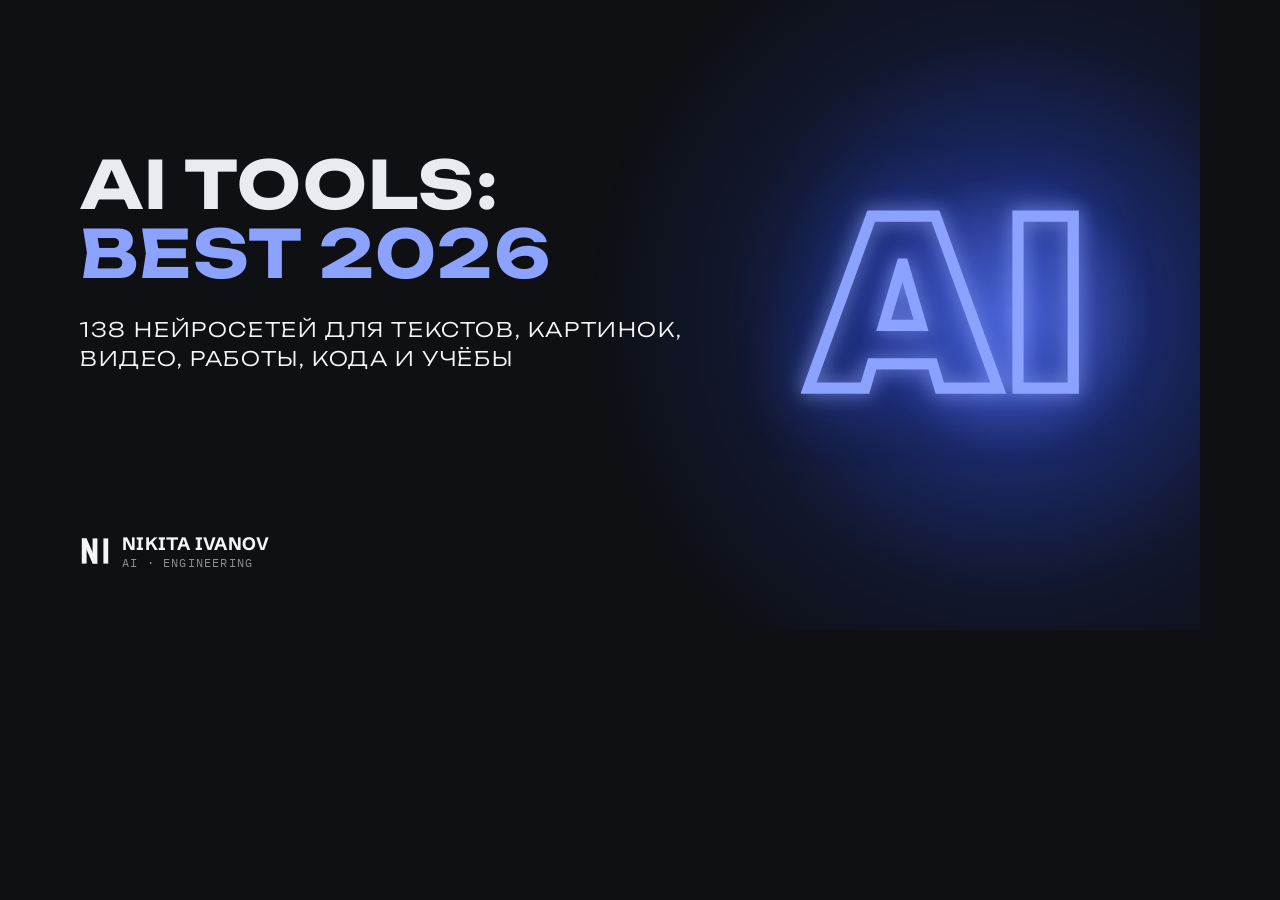
<file: scripts/og-template.html>
<!doctype html>
<html lang="ru">
<head>
<meta charset="utf-8">
<title>OG</title>
<link rel="stylesheet" href="https://fonts.googleapis.com/css2?family=Archivo+Black&family=Unbounded:wght@300;500;700&family=Schibsted+Grotesk:wght@700&family=IBM+Plex+Mono:wght@400&display=swap">
<style>
  /* Шаблон картинки превью 1200×630. Только RU (английская версия убрана 29.10.2026).
     Рендер: открыть в браузере с окном 1200×630 и сделать скриншот в assets/og-ru.png */
  * { box-sizing: border-box; margin: 0; }
  html, body { width: 1200px; height: 630px; overflow: hidden; background: #0E1014; }
  .og { position: relative; width: 1200px; height: 630px; color: #E9EBF0; font-family: Unbounded, sans-serif; overflow: hidden; }
  .glow { position: absolute; border-radius: 50%; pointer-events: none;
          background: radial-gradient(circle, rgba(140,162,255,.42) 0%, rgba(140,162,255,0) 22%), radial-gradient(circle, rgba(44,75,223,.75) 0%, rgba(44,75,223,.38) 24%, rgba(44,75,223,.12) 44%, transparent 66%); }
  .mark { font-family: "Archivo Black"; line-height: 1; letter-spacing: -.015em; color: transparent; -webkit-text-stroke: .045em #8CA2FF;
          filter: drop-shadow(0 0 10px rgba(140,162,255,.8)) drop-shadow(0 0 30px rgba(44,75,223,.7)); }
  h1 { font-weight: 700; letter-spacing: .02em; line-height: 1.05; }
  h1 .acc { color: #8CA2FF; }
  .tag { font-weight: 300; letter-spacing: .08em; text-transform: uppercase; color: #F5F5F5; }
  .by { display: flex; align-items: center; gap: 12px; color: #F5F5F5; }
  .by .n { font-family: "Schibsted Grotesk"; font-weight: 700; letter-spacing: .02em; font-size: 18px; }
  .by .r { font-family: "IBM Plex Mono"; font-size: 12px; letter-spacing: .1em; opacity: .55; }
</style>
</head>
<body>
<div class="og" id="og"></div>
<script>
  const p = new URLSearchParams(location.search);
  // Подзаголовок — как в SITE.tagline (tools.js); число сервисов подставить вручную
  const T = { tag: '138 нейросетей для текстов, картинок,<br>видео, работы, кода и учёбы' };
  const ni = s => `<svg width="${s}" height="${s}" viewBox="0 0 100 100"><g fill="currentColor"><rect x="6" y="8" width="16" height="84"/><polygon points="6,8 22,8 58,92 42,92"/><rect x="42" y="8" width="16" height="84"/><rect x="78" y="8" width="16" height="84"/></g></svg>`;
  const by = `<div class="by">${ni(30)}<div><div class="n">NIKITA IVANOV</div><div class="r">AI · ENGINEERING</div></div></div>`;

  // Утверждённый вариант: текст слева, знак AI справа
  const html = `<div class="glow" style="width:900px;height:900px;left:560px;top:-135px"></div>
        <div style="position:absolute;left:80px;top:150px;width:620px">
          <h1 style="font-size:66px">AI TOOLS:<br><span class="acc">BEST 2026</span></h1>
          <div class="tag" style="font-size:20px;line-height:1.45;margin-top:26px;max-width:640px">${T.tag}</div>
        </div>
        <div class="mark" style="position:absolute;right:110px;top:180px;font-size:250px">AI</div>
        <div style="position:absolute;left:80px;bottom:60px">${by}</div>`;
  document.getElementById('og').innerHTML = html;
</script>
</body>
</html>
</file>
<file: styles.css>
:root {
  --bg: #0E1014;
  --ink: #E9EBF0;
  --muted: #99A1B1;
  --line: #262B36;
  --cobalt: #2C4BDF;
  --cobalt-l: #8CA2FF;
  --amber: #F5A524;
  --green: #3DDC84;
  --red: #E5484D;
  --paper: #F5F5F5;
}

* { box-sizing: border-box; }

/* Сияние за знаком AI при «вдохе» шире узкого экрана — не даём ему вызвать горизонтальный скролл */
html { background: var(--bg); overflow-x: clip; }
body {
  margin: 0;
  overflow-x: clip;
  background: var(--bg);
  color: var(--ink);
  font-family: Inter, system-ui, sans-serif;
  -webkit-font-smoothing: antialiased;
}
/* Открыта форма: страница под ней не прокручивается, полоса прокрутки на месте, чтобы ширина не прыгала */
html:has(.fb[open]) { overflow: hidden; scrollbar-gutter: stable; }

.page { position: relative; max-width: 1280px; margin: 0 auto; padding: 36px 32px 0; }

/* Текст для поисковиков и скринридеров, визуально скрыт */
.sr-only {
  position: absolute; width: 1px; height: 1px; padding: 0; margin: -1px;
  overflow: hidden; clip: rect(0 0 0 0); white-space: nowrap; border: 0;
}

/* ---------- Шапка ---------- */

.header { text-align: center; margin-bottom: 40px; }
h1 { font-family: Unbounded, sans-serif; font-weight: 700; font-size: 40px; letter-spacing: .02em; margin: 0; }
h1 .acc { color: var(--cobalt-l); }
.tagline {
  font-family: Unbounded, sans-serif; font-weight: 300; font-size: 16px; letter-spacing: .08em; text-transform: uppercase;
  color: var(--paper); margin: 12px 0 0;
}

/* «Нажмите на сервис» — кнопка-подсказка, раз в 8 секунд мягко «нажимается» */
.howto { margin: 16px auto 0; }
.howto .k {
  position: relative; display: inline-flex; align-items: center; gap: 8px; padding: 6px 16px 6px 12px;
  border: 1.5px solid var(--cobalt-l); border-radius: 999px; color: var(--ink); font: 500 13px Inter, sans-serif;
  background: rgba(44, 75, 223, .12); animation: press 8s ease-in-out infinite;
}
.howto .k::after { content: ""; position: absolute; inset: -2px; border-radius: inherit; border: 1px solid var(--cobalt-l); opacity: 0; animation: ring 8s ease-out infinite; }
.howto .hand { width: 16px; height: 16px; fill: none; stroke: var(--cobalt-l); stroke-width: 1.8; stroke-linecap: round; stroke-linejoin: round; animation: tap 8s ease-in-out infinite; }
@keyframes press { 0%, 88%, 96%, 100% { transform: scale(1); box-shadow: none; } 92% { transform: scale(.97); box-shadow: 0 0 10px rgba(140, 162, 255, .4); } }
@keyframes ring { 0%, 91% { opacity: 0; transform: scale(1); } 93% { opacity: .5; } 100% { opacity: 0; transform: scale(1.25); } }
@keyframes tap { 0%, 88%, 96%, 100% { transform: translateY(0); } 92% { transform: translateY(1.5px) scale(.94); } }

/* ---------- Раскладка: лесенка вокруг знака AI ---------- */

/* Колонки: левая | 4 центральные дорожки | правая. Полосы заходят в центральные дорожки и огибают знак. */
.layout {
  position: relative; isolation: isolate;
  display: grid; grid-template-columns: 1fr 50px 80px 80px 50px 1fr; gap: 40px 16px;
}
.sec.l { grid-column: 1 / 2; }
.sec.r { grid-column: 6 / 7; }
.sec[data-row="1"].l, .sec[data-row="5"].l { grid-column: 1 / 4; }
.sec[data-row="1"].r, .sec[data-row="5"].r { grid-column: 4 / 7; }
.sec[data-row="2"].l, .sec[data-row="4"].l { grid-column: 1 / 3; }
.sec[data-row="2"].r, .sec[data-row="4"].r { grid-column: 5 / 7; }

.center {
  grid-column: 3 / 5; grid-row: 2 / 5;
  position: relative; display: flex; flex-direction: column; align-items: center; justify-content: center;
}

/* ---------- Знак AI и сияние ---------- */

.glow {
  position: absolute; left: 50%; top: 50%; width: 820px; height: 820px; z-index: -1; pointer-events: none;
  transform: translate(-50%, -50%);
  background:
    radial-gradient(circle, rgba(140, 162, 255, .42) 0%, rgba(140, 162, 255, 0) 22%),
    radial-gradient(circle, rgba(44, 75, 223, .75) 0%, rgba(44, 75, 223, .38) 24%, rgba(44, 75, 223, .12) 44%, transparent 66%);
  animation: breathe 6s ease-in-out infinite;
}
@keyframes breathe {
  0%, 100% { opacity: .7; transform: translate(-50%, -50%) scale(.92); }
  50% { opacity: 1; transform: translate(-50%, -50%) scale(1.06); }
}

.mark {
  position: relative;
  font-family: "Archivo Black", sans-serif; font-size: 150px; line-height: 1; letter-spacing: -.015em;
  color: transparent; -webkit-text-stroke: .045em var(--cobalt-l);
  filter: drop-shadow(0 0 8px rgba(140, 162, 255, .75)) drop-shadow(0 0 24px rgba(44, 75, 223, .6));
  user-select: none;
}

/* ---------- Фильтр «Работает из России» ---------- */

.filters { display: flex; justify-content: center; margin-top: 22px; }
.tg {
  position: relative; display: inline-flex; align-items: center; gap: 10px; padding: 8px 16px 8px 10px;
  border: 1.5px solid var(--cobalt-l); border-radius: 999px; background: rgba(44, 75, 223, .14); cursor: pointer; user-select: none; white-space: nowrap;
  font: 500 12px "IBM Plex Mono", monospace; letter-spacing: .1em; text-transform: uppercase; color: var(--ink);
  box-shadow: 0 0 12px rgba(140, 162, 255, .25); transition: background-color .2s, box-shadow .2s, color .2s;
}
.tg .sw {
  position: relative; width: 32px; height: 18px; border-radius: 999px; border: 1.5px solid var(--cobalt-l); background: rgba(14, 16, 20, .8);
  transition: background-color .2s;
}
.tg .sw::after {
  content: ""; position: absolute; top: 2px; left: 2px; width: 11px; height: 11px; border-radius: 50%;
  background: var(--cobalt-l); transition: transform .2s, background-color .2s;
}
.tg .flag { width: 18px; height: 12px; border-radius: 2px; flex: none; }
.tg:hover, .tg:focus-visible { background: rgba(44, 75, 223, .24); box-shadow: 0 0 18px rgba(140, 162, 255, .45); color: #fff; outline: none; }
.tg[aria-pressed="true"] { background: rgba(44, 75, 223, .4); box-shadow: 0 0 22px rgba(140, 162, 255, .6); color: #fff; }
.tg[aria-pressed="true"] .sw { background-color: var(--cobalt-l); }
.tg[aria-pressed="true"] .sw::after { transform: translateX(14px); background: #fff; }

/* Пояснение — при наведении, под фильтром. Только компьютер с мышью */
@media (hover: hover) and (min-width: 900px) {
  .tg::after {
    content: attr(data-tip); position: absolute; left: 50%; top: calc(100% + 10px); z-index: 20;
    padding: 7px 11px; border-radius: 8px; border: 1px solid var(--cobalt-l); background: rgba(16, 19, 27, .96);
    font: 12px/1.35 Inter, sans-serif; letter-spacing: 0; text-transform: none; color: var(--ink); white-space: nowrap;
    pointer-events: none; opacity: 0; transform: translate(-50%, -4px); transition: opacity .15s, transform .15s;
  }
  .tg:hover::after, .tg:focus-visible::after { opacity: 1; transform: translate(-50%, 0); }
}

/* Включён фильтр: сколько сервисов подходит */
.count { min-height: 16px; margin-top: 14px; font: 12px "IBM Plex Mono", monospace; letter-spacing: .08em; color: var(--muted); text-align: center; }
.count b { color: var(--ink); font-weight: 500; }

/* ---------- Полоса раздела ---------- */

.sec { --c: var(--cobalt-l); position: relative; }
.sec.amber { --c: var(--amber); }

.band {
  height: 100%;
  border: 1.5px solid var(--c); border-radius: 10px; padding: 30px 14px 22px;
  box-shadow: 0 0 18px color-mix(in srgb, var(--c) 25%, transparent), inset 0 0 24px color-mix(in srgb, var(--c) 8%, transparent);
}

.tab {
  position: absolute; top: 0; left: 50%; z-index: 4; transform: translate(-50%, -50%);
  margin: 0; background: var(--bg); border: 1.5px solid var(--c); border-radius: 6px; padding: 5px 14px;
  font-family: Unbounded, sans-serif; font-weight: 500; font-size: 12px; letter-spacing: .1em; text-transform: uppercase;
  color: var(--c); white-space: nowrap;
}

/* ---------- Иконки: 3 ряда по 4, остальное за кнопкой «ещё N» ---------- */

/* --visible читает app.js для кнопки «ещё N»; менять вместе с nth-child ниже */
.icons { --visible: 12; display: grid; grid-template-columns: repeat(4, 1fr); gap: 16px 8px; margin: 0; padding: 0; list-style: none; }
.icons li { min-width: 0; }
.icons li:nth-child(n+13) { display: none; }
.sec.open .icons li { display: block; }

.tool {
  position: relative;
  display: flex; flex-direction: column; align-items: center; gap: 7px; min-width: 0;
  color: var(--ink); text-decoration: none; font-size: 12px; font-weight: 500; line-height: 1.2; text-align: center;
  cursor: pointer; transition: opacity .25s, filter .25s;
}
.tool .ico {
  position: relative; width: 46px; height: 46px; border-radius: 50%; background: #fff;
  display: grid; place-items: center; flex: none;
  box-shadow: 0 0 0 2px color-mix(in srgb, var(--c) 60%, transparent);
  transition: transform .18s, box-shadow .18s;
}
.tool .ico img { width: 28px; height: 28px; object-fit: contain; border-radius: 50%; }
.tool .ico .mono {
  width: 100%; height: 100%; display: grid; place-items: center; border-radius: 50%;
  background: var(--c); color: var(--bg); font-family: Unbounded, sans-serif; font-weight: 700; font-size: 18px;
}
/* Зелёная точка: работает из России без VPN */
.tool .dot { position: absolute; right: -1px; bottom: -1px; width: 12px; height: 12px; border-radius: 50%; border: 2px solid var(--bg); background: var(--green); box-shadow: 0 0 6px rgba(61, 220, 132, .7); }
.tool .name { max-width: 100%; }

.tool:hover .ico, .tool:focus-visible .ico, .tool.sel .ico { transform: scale(1.1); box-shadow: 0 0 0 2px var(--c), 0 0 18px var(--c); }
.tool:focus-visible { outline: none; }

/* Не подходит под фильтр: на месте, тусклый, без реакции на наведение */
.tool.off { opacity: .16; filter: grayscale(1); cursor: default; }
.tool.off:hover .ico { transform: none; box-shadow: 0 0 0 2px color-mix(in srgb, var(--c) 60%, transparent); }

/* Кнопка «ещё N / свернуть» на нижней рамке */
.more {
  position: absolute; left: 50%; bottom: 0; z-index: 4; transform: translate(-50%, 50%);
  min-height: 26px; padding: 4px 14px; border-radius: 999px; cursor: pointer;
  background: var(--bg); border: 1.5px solid var(--c); color: var(--c);
  font: 500 11px "IBM Plex Mono", monospace; letter-spacing: .12em; text-transform: uppercase;
  transition: color .2s, box-shadow .2s;
}
.more:hover, .more:focus-visible { color: #fff; box-shadow: 0 0 12px var(--c); outline: none; }
.more[hidden] { display: none; }

/* ---------- Подсказка при наведении: имя и описание ---------- */

.tip {
  position: fixed; z-index: 50; left: 0; top: 0; max-width: 260px;
  padding: 7px 11px; border-radius: 8px; border: 1px solid var(--c, var(--cobalt-l));
  background: rgba(16, 19, 27, .96); color: var(--muted); font-size: 12px; line-height: 1.35;
  pointer-events: none; opacity: 0; transform: translateY(4px); transition: opacity .15s, transform .15s;
}
.tip b { color: var(--ink); font-weight: 600; }
.tip .more-hint { display: block; margin-top: 5px; font: 10px "IBM Plex Mono", monospace; letter-spacing: .08em; text-transform: uppercase; color: var(--c, var(--cobalt-l)); opacity: .85; }
.tip.show { opacity: 1; transform: none; }

/* ---------- Карточка сервиса (по клику или тапу) ---------- */

.card {
  position: fixed; z-index: 70; left: 0; top: 0; width: 340px; max-width: calc(100vw - 16px);
  padding: 14px 16px 16px; border-radius: 12px; border: 1.5px solid var(--c, var(--cobalt-l));
  background: rgba(16, 19, 27, .98); color: var(--ink); font-size: 13px; line-height: 1.4;
  box-shadow: 0 0 24px color-mix(in srgb, var(--c, var(--cobalt-l)) 35%, transparent), 0 20px 50px rgba(0, 0, 0, .6);
  opacity: 0; pointer-events: none; transform: translateY(6px); transition: opacity .15s, transform .15s;
}
.card.show { opacity: 1; pointer-events: auto; transform: none; }
.card .hd { display: flex; align-items: center; gap: 12px; }
.card .hd .ico { width: 40px; height: 40px; border-radius: 50%; background: #fff; display: grid; place-items: center; flex: none; overflow: hidden; box-shadow: 0 0 0 2px color-mix(in srgb, var(--c, var(--cobalt-l)) 60%, transparent); }
.card .hd .ico img { width: 24px; height: 24px; object-fit: contain; }
.card .hd .ico .mono { width: 100%; height: 100%; display: grid; place-items: center; background: var(--c, var(--cobalt-l)); color: var(--bg); font: 700 16px Unbounded, sans-serif; }
.card .hd b { display: block; font-size: 15px; font-weight: 600; }
.card .hd small { display: block; color: var(--muted); font-family: "IBM Plex Mono", monospace; font-size: 11px; letter-spacing: .04em; }
.card .x { margin-left: auto; align-self: flex-start; width: 28px; height: 28px; border: 0; border-radius: 50%; background: none; color: var(--muted); font-size: 18px; cursor: pointer; }
.card .x:hover { color: var(--ink); }
.card p { margin: 10px 0 0; }
.card dl { display: grid; grid-template-columns: auto 1fr; gap: 6px 12px; margin: 10px 0 0; padding-top: 10px; border-top: 1px solid color-mix(in srgb, var(--c, var(--cobalt-l)) 35%, transparent); }
.card dt { color: var(--c, var(--cobalt-l)); font: 500 11px/1.6 "IBM Plex Mono", monospace; letter-spacing: .06em; text-transform: uppercase; white-space: nowrap; }
.card dd { margin: 0; }
.card dd.muted { color: var(--muted); }
.st { display: inline-flex; align-items: center; gap: 6px; }
.st::before { content: ""; width: 8px; height: 8px; border-radius: 50%; flex: none; }
.st.ok::before { background: var(--green); box-shadow: 0 0 6px rgba(61, 220, 132, .7); }
.st.vpn::before { background: var(--red); }
.go {
  display: flex; justify-content: center; align-items: center; gap: 8px; margin-top: 14px; padding: 10px 14px; border-radius: 8px; cursor: pointer;
  background: color-mix(in srgb, var(--c, var(--cobalt-l)) 18%, transparent); border: 1.5px solid var(--c, var(--cobalt-l));
  color: #fff; text-decoration: none; font: 500 13px Inter, sans-serif; transition: background-color .2s, box-shadow .2s;
}
.go:hover:not(:disabled) { background: color-mix(in srgb, var(--c, var(--cobalt-l)) 32%, transparent); box-shadow: 0 0 14px color-mix(in srgb, var(--c, var(--cobalt-l)) 50%, transparent); }
.go:disabled { opacity: .5; cursor: default; }
.backdrop { position: fixed; inset: 0; z-index: 65; background: rgba(0, 0, 0, .55); opacity: 0; pointer-events: none; transition: opacity .2s; }
.backdrop.show { opacity: 1; pointer-events: auto; }

/* ---------- Подвал ---------- */

.footer { margin-top: 56px; border-top: 1px solid var(--line); padding: 20px 0 40px; text-align: center; }
.links { display: flex; flex-wrap: wrap; justify-content: center; gap: 10px 22px; font: 12px "IBM Plex Mono", monospace; letter-spacing: .06em; text-transform: uppercase; }
.links a, .links button { background: none; border: 0; padding: 0; font: inherit; letter-spacing: inherit; text-transform: inherit; color: var(--cobalt-l); text-decoration: none; cursor: pointer; }
.links a:hover, .links button:hover { text-decoration: underline; }

.lockup { display: inline-flex; align-items: center; gap: 16px; margin-top: 30px; color: var(--paper); text-decoration: none; text-align: left; cursor: pointer; transition: filter .25s; }
.lockup .name { font-family: "Schibsted Grotesk", sans-serif; font-weight: 700; letter-spacing: .02em; font-size: 16px; line-height: 1.25; }
.lockup .role { font-family: "IBM Plex Mono", monospace; font-size: 11px; letter-spacing: .1em; text-transform: uppercase; opacity: .55; transition: opacity .25s; }
.lockup .role .ai { transition: color .25s; }
.lockup:hover { filter: drop-shadow(0 0 6px rgba(140, 162, 255, .7)) drop-shadow(0 0 18px rgba(44, 75, 223, .6)); }
.lockup:hover .role { opacity: 1; }
.lockup:hover .role .ai { color: var(--cobalt-l); }

/* ---------- Форма «Предложить сервис / Сообщить об ошибке» ---------- */

.fb {
  width: 440px; max-width: calc(100% - 32px); max-height: calc(100dvh - 48px); overflow: auto; overscroll-behavior: contain;
  padding: 0; border: 1.5px solid var(--cobalt-l); border-radius: 12px; background: rgba(16, 19, 27, .98); color: var(--ink);
  box-shadow: 0 0 24px rgba(140, 162, 255, .35), 0 20px 50px rgba(0, 0, 0, .6);
}
.fb::backdrop { background: rgba(0, 0, 0, .6); }
.fb form, .fb-done { position: relative; padding: 18px 20px 20px; font-size: 13px; }
.fb .x { position: absolute; top: 10px; right: 10px; width: 28px; height: 28px; border: 0; border-radius: 50%; background: none; color: var(--muted); font-size: 18px; cursor: pointer; }
.fb .x:hover { color: var(--ink); }
.fb-tabs { display: flex; gap: 18px; margin: 0 36px 14px 0; border-bottom: 1px solid var(--line); }
.fb-tabs button {
  padding: 0 0 10px; border: 0; border-bottom: 2px solid transparent; margin-bottom: -1px; background: none; color: var(--muted); cursor: pointer;
  font: 500 11px "IBM Plex Mono", monospace; letter-spacing: .1em; text-transform: uppercase;
}
.fb-tabs button[aria-selected="true"] { color: var(--ink); border-bottom-color: var(--cobalt-l); }
.fb-tabs button:focus { outline: none; }
.fb-tabs button:focus-visible { color: var(--cobalt-l); }
.fb label { display: block; margin-top: 12px; color: var(--muted); font: 500 11px "IBM Plex Mono", monospace; letter-spacing: .08em; text-transform: uppercase; }
.fb label .opt { color: #5B6475; text-transform: none; letter-spacing: 0; font-family: Inter, sans-serif; }
.fb input:not([type="checkbox"]), .fb textarea {
  display: block; width: 100%; margin-top: 6px; padding: 9px 11px; border-radius: 8px; border: 1px solid #3A4152; background: #0E1014; color: var(--ink);
  font: 14px Inter, sans-serif; letter-spacing: 0; text-transform: none;
}
.fb input:focus, .fb textarea:focus { outline: none; border-color: var(--cobalt-l); box-shadow: 0 0 0 3px rgba(44, 75, 223, .25); }
.fb textarea { resize: vertical; }
.fb input:user-invalid, .fb textarea:user-invalid { border-color: var(--red); }
.fb-what { margin: 12px 0 0; padding: 0; border: 0; }
.fb-what legend { padding: 0; color: var(--muted); font: 500 11px "IBM Plex Mono", monospace; letter-spacing: .08em; text-transform: uppercase; }
.fb-what label { display: flex; align-items: center; gap: 8px; margin-top: 8px; font: 14px Inter, sans-serif; letter-spacing: 0; text-transform: none; color: var(--ink); cursor: pointer; }
.fb-what input { accent-color: var(--cobalt); margin: 0; width: 16px; height: 16px; }
.fb .hp { position: absolute; left: -9999px; }
/* Поле с подсказками по названию сервиса: список не выше 200px, листается внутри */
.fb .ac { position: relative; }
.fb .ac label { margin-top: 12px; }
.ac-list {
  position: absolute; left: 0; right: 0; top: 100%; z-index: 2; margin: 4px 0 0; padding: 4px; list-style: none; max-height: 200px; overflow: auto; overscroll-behavior: contain;
  background: #0E1014; border: 1px solid var(--cobalt-l); border-radius: 8px; box-shadow: 0 10px 30px rgba(0, 0, 0, .6);
}
.ac-list li { padding: 7px 10px; border-radius: 5px; color: var(--ink); font: 14px Inter, sans-serif; letter-spacing: 0; text-transform: none; cursor: pointer; }
.ac-list li:hover, .ac-list li[aria-selected="true"] { background: rgba(44, 75, 223, .3); }
.ac-list li.none { color: var(--muted); cursor: default; }
.fb-foot { display: flex; align-items: center; gap: 14px; margin-top: 18px; }
.fb-status { flex: 1; color: var(--muted); font-size: 12px; }
.fb-status.err { color: var(--red); }
.fb .go { display: inline-flex; margin: 0; padding: 9px 18px; }
.fb-done b { display: block; font: 500 14px Unbounded, sans-serif; letter-spacing: .06em; text-transform: uppercase; color: var(--green); }
.fb-done p { margin: 8px 0 16px; color: var(--muted); }

/* ---------- Узкий десктоп (900–1099px): та же лесенка, иконки 3 ряда по 3 ---------- */

@media (min-width: 900px) and (max-width: 1099px) {
  .page { padding: 32px 24px 0; }
  .header { margin-bottom: 36px; }
  h1 { font-size: 34px; }
  .tagline { font-size: 14px; }

  .layout { gap: 36px 16px; }
  .glow { width: 700px; height: 700px; }
  .mark { font-size: 130px; }

  .band { padding: 28px 6px 22px; }
  .icons { --visible: 9; grid-template-columns: repeat(3, 1fr); gap: 14px 2px; }
  .icons li:nth-child(n+10) { display: none; }
  .sec.open .icons li { display: block; }
}

/* ---------- Мобильная версия (< 900px) ---------- */

@media (max-width: 899px) {
  .page { padding: 20px 16px 0; }

  .header { margin: 10px 0 0; }
  h1 { font-size: clamp(24px, 6.4vw, 40px); line-height: 1.2; }
  h1 .acc { display: block; }
  .tagline { font-size: 13px; margin-top: 10px; }
  /* «Нажмите на сервис» — просто текст, без кнопки и анимации */
  .howto { margin-top: 12px; font: 400 13px/1.5 Inter, sans-serif; color: var(--muted); }
  .howto .k { padding: 0; border: 0; background: none; color: var(--muted); font: inherit; animation: none; }
  .howto .k::after { display: none; }
  .howto .hand { animation: none; stroke: var(--muted); }

  .layout { display: flex; flex-direction: column; gap: 30px; }
  /* Без знака AI и сияния: экран маленький, сразу к каталогу */
  .center { order: -1; padding: 6px 0 0; }
  .mark, .glow { display: none; }
  .filters { margin-top: 14px; }
  .tg { font-size: 11px; }

  .band { padding: 26px 10px 22px; }
  .tab { font-size: 11px; padding: 4px 12px; }
  .icons { --visible: 9; grid-template-columns: repeat(3, 1fr); gap: 16px 6px; }
  .icons li:nth-child(n+10) { display: none; }
  .sec.open .icons li { display: block; }
  .tool { font-size: 11px; }
  .tool .ico { width: 44px; height: 44px; }

  .tip { display: none; }
  /* Карточка по центру экрана */
  .card {
    left: 16px !important; right: 16px; top: 50% !important; width: auto; max-width: none; max-height: calc(100dvh - 32px); overflow: auto;
    padding: 16px 16px 18px; transform: translateY(-50%) scale(.98);
  }
  .card.show { transform: translateY(-50%); }
  html:has(.card.show) { overflow: hidden; }

  .fb { width: calc(100% - 32px); max-height: calc(100dvh - 32px); margin: auto; }
  .fb form, .fb-done { padding: 16px 16px 18px; }

  .footer { margin-top: 40px; padding: 18px 0 30px; }
  .lockup { margin-top: 24px; }
}

/* ---------- Уменьшить движение ---------- */

@media (prefers-reduced-motion: reduce) {
  .glow, .howto .k, .howto .k::after, .howto .hand { animation: none; }
  .glow { opacity: .85; }
  .tool, .tool .ico, .lockup, .tg, .tg .sw, .tg .sw::after, .tg::after, .more, .tip, .card, .backdrop { transition: none; }
}
</file>
